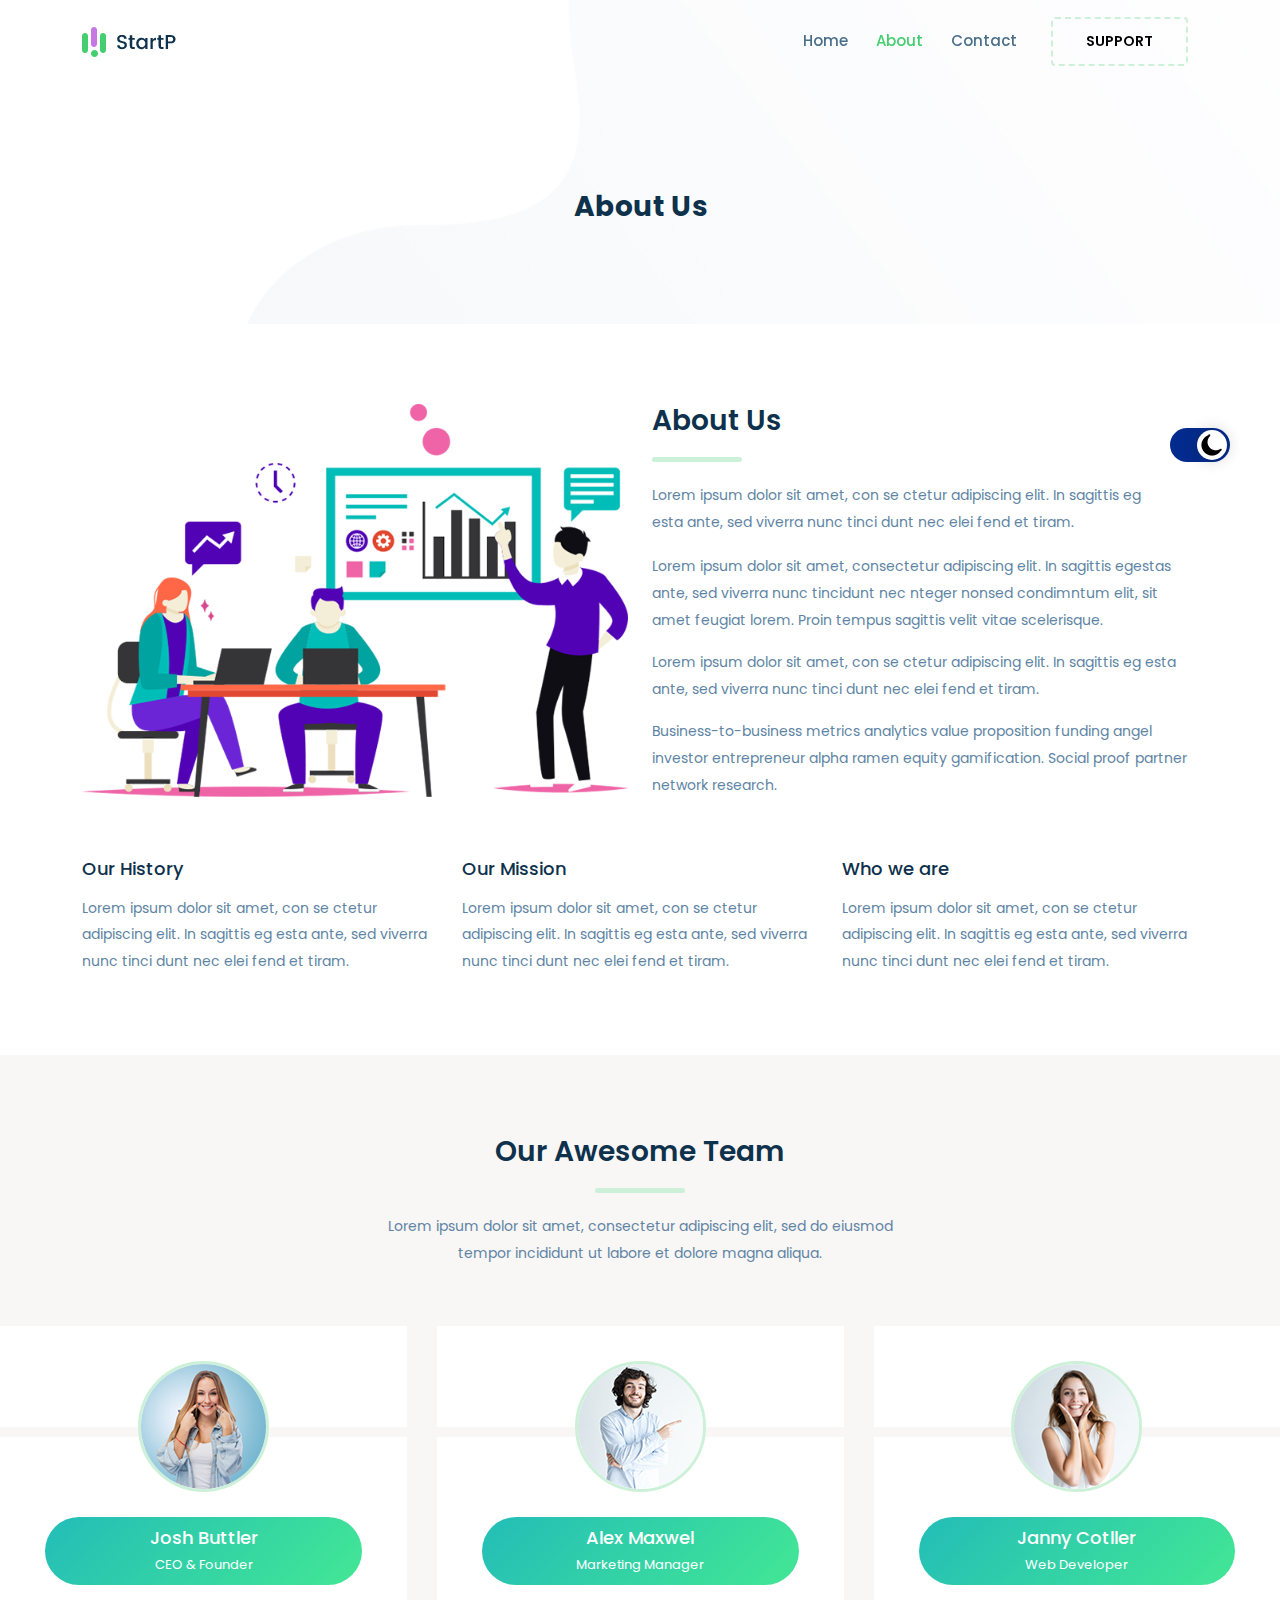
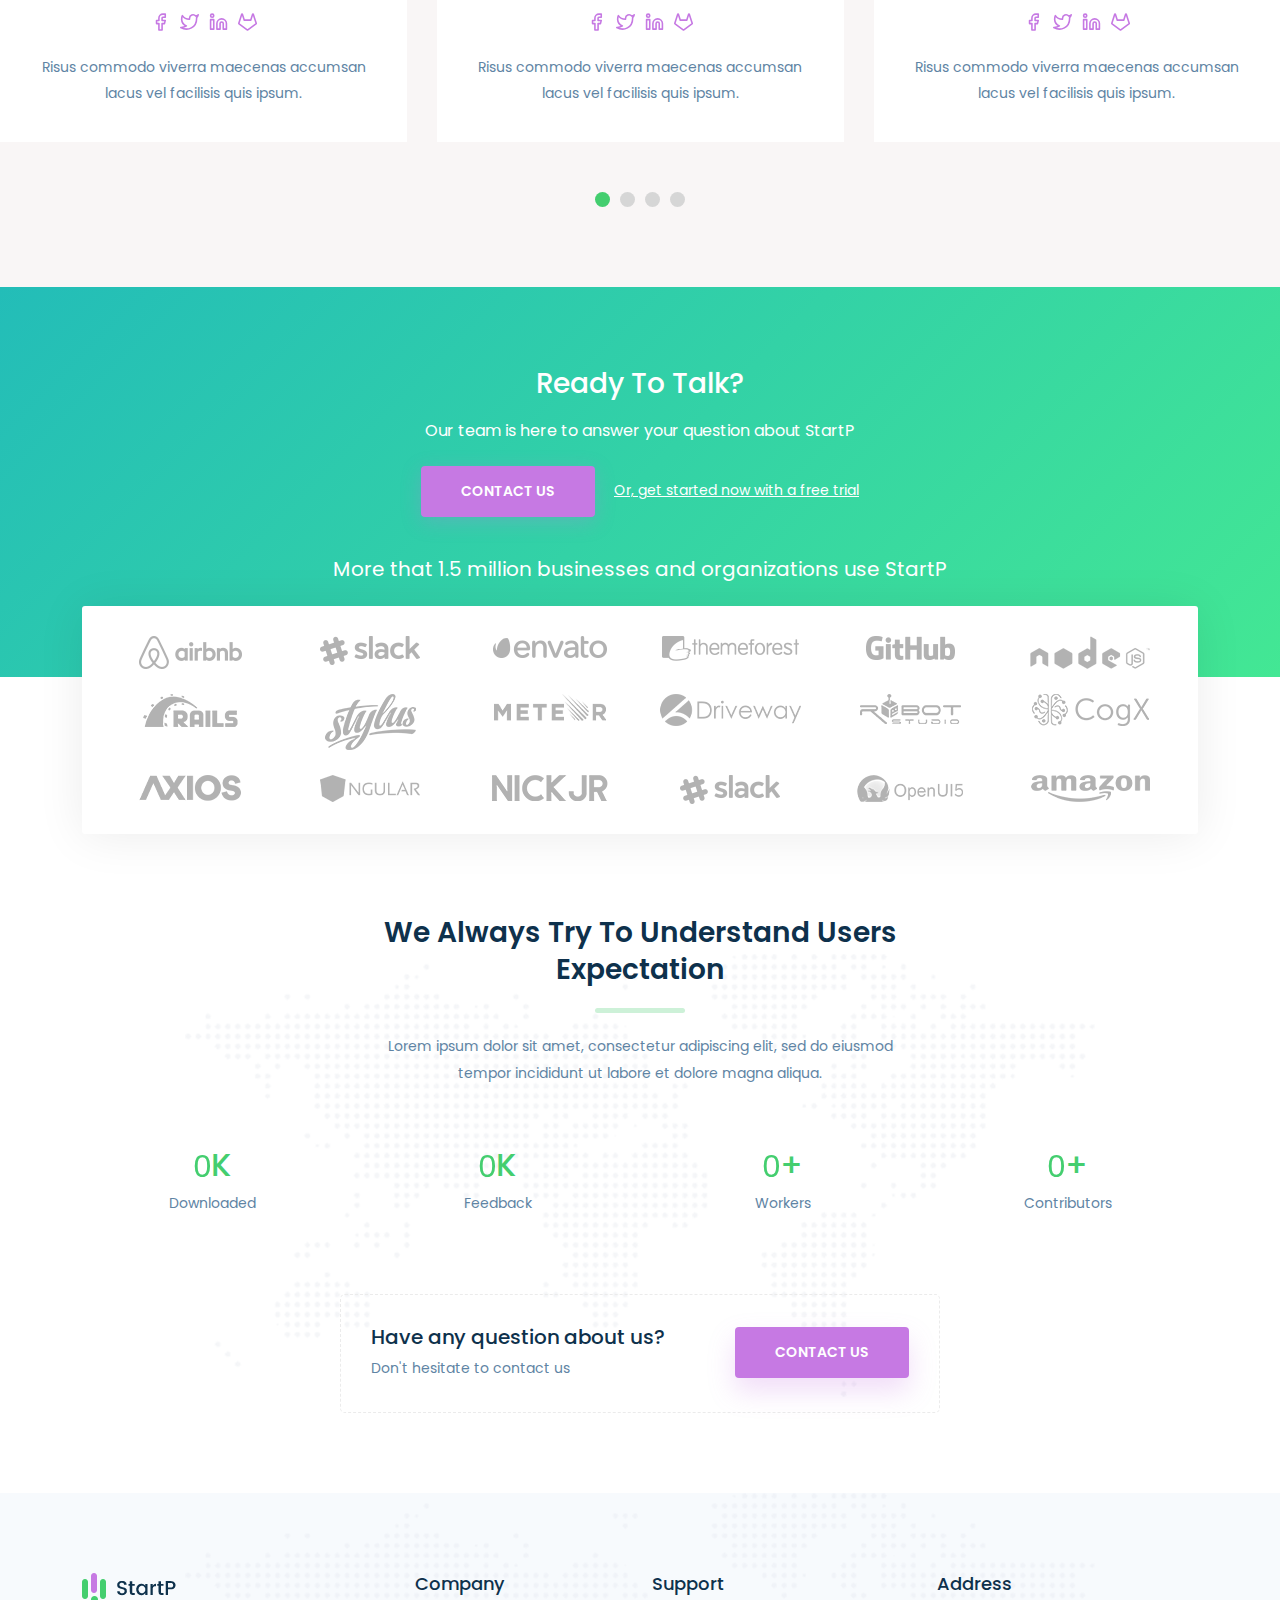
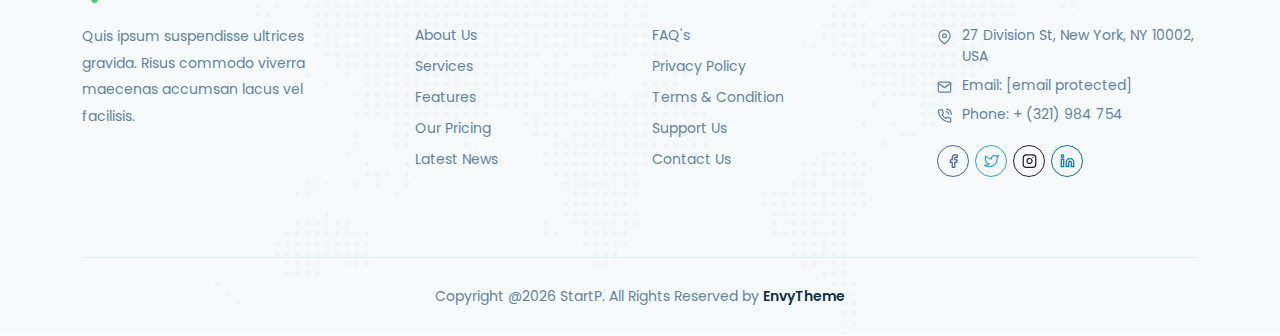
<file: about.html>
<!doctype html>
<html lang="zxx" class="theme-light">
	
<head>
		<!-- Required meta tags -->
		<meta charset="utf-8">
		<meta name="viewport" content="width=device-width, initial-scale=1, shrink-to-fit=no">
        
        <!-- All CSS Link -->
		<link rel="stylesheet" href="assets/css/bootstrap.min.css">
        <link rel="stylesheet" href="assets/css/animate.min.css">
        <link rel="stylesheet" href="assets/css/meanmenu.css">
        <link rel="stylesheet" href="assets/css/boxicons.min.css">
		<link rel="stylesheet" href="assets/css/magnific-popup.min.css">
        <link rel="stylesheet" href="assets/css/owl.carousel.min.css">
		<link rel="stylesheet" href="assets/css/flaticon.css">
		<link rel="stylesheet" href="assets/css/odometer.min.css">
		<link rel="stylesheet" href="assets/css/slick.min.css">
		<link rel="stylesheet" href="assets/css/style.css">
		<link rel="stylesheet" href="assets/css/responsive.css">
		<link rel="stylesheet" href="assets/css/dark-color/dark-style.css">
		
		<title>StartP - IT Startup & Digital Services HTML Template</title>

		<link rel="icon" type="image/png" href="assets/img/favicon.png">
	</head>
	
	<body>


		<!-- Start Navbar Area -->
		<header id="header" class="headroom">
			<div class="startp-responsive-nav">
                <div class="container">
                    <div class="startp-responsive-menu">
                        <div class="logo black-logo">
                            <a href="index.html">
                                <img src="assets/img/logo.png" alt="logo">
                            </a>
                        </div>
						<div class="logo white-logo">
                            <a href="index.html">
                                <img src="assets/img/white-logo.png" alt="logo">
                            </a>
                        </div>
                    </div>
                </div>
            </div>

			<div class="startp-nav">
				<div class="container">
					<nav class="navbar navbar-expand-md navbar-light">
						<a class="navbar-brand black-logo" href="index.html"><img src="assets/img/logo.png" alt="logo"></a>
						<a class="navbar-brand white-logo" href="index.html"><img src="assets/img/white-logo.png" alt="logo"></a>

						<div class="collapse navbar-collapse mean-menu" id="navbarSupportedContent">
							<ul class="navbar-nav nav ml-auto">
								<li class="nav-item"><a href="index.html" class="nav-link">Home</i></a>
								</li>

								<li class="nav-item"><a href="about.html" class="nav-link active">About</i></a>
								</li>
								
								<li class="nav-item"><a href="contact.html" class="nav-link">Contact</a></li>
							</ul>
						</div>

						<div class="others-option">
							<a href="contact.html" class="btn btn-light">Support</a>
						</div>
					</nav>
				</div> 
			</div>

			<div class="others-option-for-responsive">
                <div class="container">
                    <div class="dot-menu">
                        <div class="inner">
                            <div class="circle circle-one"></div>
                            <div class="circle circle-two"></div>
                            <div class="circle circle-three"></div>
                        </div>
                    </div>
                    
                    <div class="container">
                        <div class="option-inner">
                            <div class="others-option">
								<a href="contact.html" class="btn btn-light">Support</a>
							</div>
                        </div>
                    </div>
                </div>
            </div>
		</header>
        <!-- End Navbar Area -->

        <!-- Start Page Title -->
        <div class="page-title-area">
            <div class="d-table">
                <div class="d-table-cell">
                    <div class="container">
                        <h2>About Us</h2>
                    </div>
                </div>
			</div>
			
        </div>
		<!-- End Page Title -->

		<!-- Start About Area -->
		<div class="about-area ptb-80">
			<div class="container">
				<div class="row">
					<div class="col-lg-6 col-md-12">
						<div class="about-image">
							<img src="assets/img/1.png" alt="image">
						</div>
					</div>

					<div class="col-lg-6 col-md-12">
						<div class="about-content">
							<div class="section-title">
								<h2>About Us</h2>
								<div class="bar"></div>
								<p>Lorem ipsum dolor sit amet, con se ctetur adipiscing elit. In sagittis eg esta ante, sed viverra nunc tinci dunt nec elei fend et tiram.</p>
							</div>

							<p>Lorem ipsum dolor sit amet, consectetur adipiscing elit. In sagittis egestas ante, sed viverra nunc tincidunt nec nteger nonsed condimntum elit, sit amet feugiat lorem. Proin tempus sagittis velit vitae scelerisque.</p>

							<p>Lorem ipsum dolor sit amet, con se ctetur adipiscing elit. In sagittis eg esta ante, sed viverra nunc tinci dunt nec elei fend et tiram.</p>

							<p>Business-to-business metrics analytics value proposition funding angel investor entrepreneur alpha ramen equity gamification. Social proof partner network research.</p>
						</div>
					</div>
				</div>

				<div class="about-inner-area">
					<div class="row">
						<div class="col-lg-4 col-md-6 col-sm-6">
							<div class="about-text">
								<h3>Our History</h3>
								<p>Lorem ipsum dolor sit amet, con se ctetur adipiscing elit. In sagittis eg esta ante, sed viverra nunc tinci dunt nec elei fend et tiram.</p>
							</div>
						</div>

						<div class="col-lg-4 col-md-6 col-sm-6">
							<div class="about-text">
								<h3>Our Mission</h3>
								<p>Lorem ipsum dolor sit amet, con se ctetur adipiscing elit. In sagittis eg esta ante, sed viverra nunc tinci dunt nec elei fend et tiram.</p>
							</div>
						</div>

						<div class="col-lg-4 col-md-6 col-sm-6 offset-lg-0 offset-md-3 offset-sm-3">
							<div class="about-text">
								<h3>Who we are</h3>
								<p>Lorem ipsum dolor sit amet, con se ctetur adipiscing elit. In sagittis eg esta ante, sed viverra nunc tinci dunt nec elei fend et tiram.</p>
							</div>
						</div>
					</div>
				</div>
			</div>
		</div>
		<!-- End About Area -->

		<!-- Start Team Area -->
		<div class="team-area ptb-80 bg-f9f6f6">
			<div class="container">
				<div class="section-title">
					<h2>Our Awesome Team</h2>
					<div class="bar"></div>
					<p>Lorem ipsum dolor sit amet, consectetur adipiscing elit, sed do eiusmod tempor incididunt ut labore et dolore magna aliqua.</p>
				</div>
			</div>

			<div class="team-slides owl-carousel owl-theme">
				<div class="single-team">
					<div class="team-image">
						<img src="assets/img/team-image/1.jpg" alt="image">
					</div>

					<div class="team-content">
						<div class="team-info">
							<h3>Josh Buttler</h3>
							<span>CEO & Founder</span>
						</div>

						<ul>
							<li><a href="#" target="_blank"><i data-feather="facebook"></i></a></li>
							<li><a href="#" target="_blank"><i data-feather="twitter"></i></a></li>
							<li><a href="#" target="_blank"><i data-feather="linkedin"></i></a></li>
							<li><a href="#" target="_blank"><i data-feather="gitlab"></i></a></li>
						</ul>

						<p>Risus commodo viverra maecenas accumsan lacus vel facilisis quis ipsum. </p>
					</div>
				</div>

				<div class="single-team">
					<div class="team-image">
						<img src="assets/img/team-image/2.jpg" alt="image">
					</div>

					<div class="team-content">
						<div class="team-info">
							<h3>Alex Maxwel</h3>
							<span>Marketing Manager</span>
						</div>

						<ul>
							<li><a href="#" target="_blank"><i data-feather="facebook"></i></a></li>
							<li><a href="#" target="_blank"><i data-feather="twitter"></i></a></li>
							<li><a href="#" target="_blank"><i data-feather="linkedin"></i></a></li>
							<li><a href="#" target="_blank"><i data-feather="gitlab"></i></a></li>
						</ul>

						<p>Risus commodo viverra maecenas accumsan lacus vel facilisis quis ipsum. </p>
					</div>
				</div>
			
				<div class="single-team">
					<div class="team-image">
						<img src="assets/img/team-image/3.jpg" alt="image">
					</div>

					<div class="team-content">
						<div class="team-info">
							<h3>Janny Cotller</h3>
							<span>Web Developer</span>
						</div>

						<ul>
							<li><a href="#" target="_blank"><i data-feather="facebook"></i></a></li>
							<li><a href="#" target="_blank"><i data-feather="twitter"></i></a></li>
							<li><a href="#" target="_blank"><i data-feather="linkedin"></i></a></li>
							<li><a href="#" target="_blank"><i data-feather="gitlab"></i></a></li>
						</ul>

						<p>Risus commodo viverra maecenas accumsan lacus vel facilisis quis ipsum. </p>
					</div>
				</div>

				<div class="single-team">
					<div class="team-image">
						<img src="assets/img/team-image/4.jpg" alt="image">
					</div>

					<div class="team-content">
						<div class="team-info">
							<h3>Jason Statham</h3>
							<span>UX/UI Designer</span>
						</div>

						<ul>
							<li><a href="#" target="_blank"><i data-feather="facebook"></i></a></li>
							<li><a href="#" target="_blank"><i data-feather="twitter"></i></a></li>
							<li><a href="#" target="_blank"><i data-feather="linkedin"></i></a></li>
							<li><a href="#" target="_blank"><i data-feather="gitlab"></i></a></li>
						</ul>

						<p>Risus commodo viverra maecenas accumsan lacus vel facilisis quis ipsum. </p>
					</div>
				</div>

				<div class="single-team">
					<div class="team-image">
						<img src="assets/img/team-image/5.jpg" alt="image">
					</div>

					<div class="team-content">
						<div class="team-info">
							<h3>Corey Anderson</h3>
							<span>Project Manager</span>
						</div>

						<ul>
							<li><a href="#" target="_blank"><i data-feather="facebook"></i></a></li>
							<li><a href="#" target="_blank"><i data-feather="twitter"></i></a></li>
							<li><a href="#" target="_blank"><i data-feather="linkedin"></i></a></li>
							<li><a href="#" target="_blank"><i data-feather="gitlab"></i></a></li>
						</ul>

						<p>Risus commodo viverra maecenas accumsan lacus vel facilisis quis ipsum. </p>
					</div>
				</div>

				<div class="single-team">
					<div class="team-image">
						<img src="assets/img/team-image/1.jpg" alt="image">
					</div>

					<div class="team-content">
						<div class="team-info">
							<h3>Josh Buttler</h3>
							<span>CEO & Founder</span>
						</div>

						<ul>
							<li><a href="#" target="_blank"><i data-feather="facebook"></i></a></li>
							<li><a href="#" target="_blank"><i data-feather="twitter"></i></a></li>
							<li><a href="#" target="_blank"><i data-feather="linkedin"></i></a></li>
							<li><a href="#" target="_blank"><i data-feather="gitlab"></i></a></li>
						</ul>

						<p>Risus commodo viverra maecenas accumsan lacus vel facilisis quis ipsum. </p>
					</div>
				</div>

				<div class="single-team">
					<div class="team-image">
						<img src="assets/img/team-image/2.jpg" alt="image">
					</div>

					<div class="team-content">
						<div class="team-info">
							<h3>Alex Maxwel</h3>
							<span>Marketing Manager</span>
						</div>

						<ul>
							<li><a href="#" target="_blank"><i data-feather="facebook"></i></a></li>
							<li><a href="#" target="_blank"><i data-feather="twitter"></i></a></li>
							<li><a href="#" target="_blank"><i data-feather="linkedin"></i></a></li>
							<li><a href="#" target="_blank"><i data-feather="gitlab"></i></a></li>
						</ul>

						<p>Risus commodo viverra maecenas accumsan lacus vel facilisis quis ipsum. </p>
					</div>
				</div>

				<div class="single-team">
					<div class="team-image">
						<img src="assets/img/team-image/3.jpg" alt="image">
					</div>

					<div class="team-content">
						<div class="team-info">
							<h3>Janny Cotller</h3>
							<span>Web Developer</span>
						</div>

						<ul>
							<li><a href="#" target="_blank"><i data-feather="facebook"></i></a></li>
							<li><a href="#" target="_blank"><i data-feather="twitter"></i></a></li>
							<li><a href="#" target="_blank"><i data-feather="linkedin"></i></a></li>
							<li><a href="#" target="_blank"><i data-feather="gitlab"></i></a></li>
						</ul>

						<p>Risus commodo viverra maecenas accumsan lacus vel facilisis quis ipsum. </p>
					</div>
				</div>

				<div class="single-team">
					<div class="team-image">
						<img src="assets/img/team-image/4.jpg" alt="image">
					</div>

					<div class="team-content">
						<div class="team-info">
							<h3>Jason Statham</h3>
							<span>UX/UI Designer</span>
						</div>

						<ul>
							<li><a href="#" target="_blank"><i data-feather="facebook"></i></a></li>
							<li><a href="#" target="_blank"><i data-feather="twitter"></i></a></li>
							<li><a href="#" target="_blank"><i data-feather="linkedin"></i></a></li>
							<li><a href="#" target="_blank"><i data-feather="gitlab"></i></a></li>
						</ul>

						<p>Risus commodo viverra maecenas accumsan lacus vel facilisis quis ipsum. </p>
					</div>
				</div>

				<div class="single-team">
					<div class="team-image">
						<img src="assets/img/team-image/5.jpg" alt="image">
					</div>

					<div class="team-content">
						<div class="team-info">
							<h3>Corey Anderson</h3>
							<span>Project Manager</span>
						</div>

						<ul>
							<li><a href="#" target="_blank"><i data-feather="facebook"></i></a></li>
							<li><a href="#" target="_blank"><i data-feather="twitter"></i></a></li>
							<li><a href="#" target="_blank"><i data-feather="linkedin"></i></a></li>
							<li><a href="#" target="_blank"><i data-feather="gitlab"></i></a></li>
						</ul>

						<p>Risus commodo viverra maecenas accumsan lacus vel facilisis quis ipsum. </p>
					</div>
				</div>
			</div>
		</div>
		<!-- End Team Area -->

		<!-- Start Ready To Talk Area -->
		<div class="ready-to-talk">
			<div class="container">
				<h3>Ready to talk?</h3>
				<p>Our team is here to answer your question about StartP</p>
				<a href="contact.html" class="btn btn-primary">Contact Us</a>
				<span><a href="contact.html">Or, get started now with a free trial</a></span>
			</div>
		</div>
		<!-- End Ready To Talk Area -->

		<!-- Start Partner Area -->
		<div class="partner-area partner-section">
			<div class="container">
				<h5>More that 1.5 million businesses and organizations use StartP</h5>

				<div class="partner-inner">
					<div class="row">
						<div class="col-lg-2 col-md-3 col-6 col-sm-4">
							<a href="#">
								<img src="assets/img/partner-img/partner-1.png" alt="partner">
								<img src="assets/img/partner-img/partner-hover1.png" alt="partner">
							</a>
						</div>

						<div class="col-lg-2 col-md-3 col-6 col-sm-4">
							<a href="#">
								<img src="assets/img/partner-img/partner-2.png" alt="partner">
								<img src="assets/img/partner-img/partner-hover2.png" alt="partner">
							</a>
						</div>

						<div class="col-lg-2 col-md-3 col-6 col-sm-4">
							<a href="#">
								<img src="assets/img/partner-img/partner-3.png" alt="partner">
								<img src="assets/img/partner-img/partner-hover3.png" alt="partner">
							</a>
						</div>

						<div class="col-lg-2 col-md-3 col-6 col-sm-4">
							<a href="#">
								<img src="assets/img/partner-img/partner-4.png" alt="partner">
								<img src="assets/img/partner-img/partner-hover4.png" alt="partner">
							</a>
						</div>

						<div class="col-lg-2 col-md-3 col-6 col-sm-4">
							<a href="#">
								<img src="assets/img/partner-img/partner-5.png" alt="partner">
								<img src="assets/img/partner-img/partner-hover5.png" alt="partner">
							</a>
						</div>

						<div class="col-lg-2 col-md-3 col-6 col-sm-4">
							<a href="#">
								<img src="assets/img/partner-img/partner-6.png" alt="partner">
								<img src="assets/img/partner-img/partner-hover6.png" alt="partner">
							</a>
						</div>

						<div class="col-lg-2 col-md-3 col-6 col-sm-4">
							<a href="#">
								<img src="assets/img/partner-img/partner-7.png" alt="partner">
								<img src="assets/img/partner-img/partner-hover7.png" alt="partner">
							</a>
						</div>

						<div class="col-lg-2 col-md-3 col-6 col-sm-4">
							<a href="#">
								<img src="assets/img/partner-img/partner-8.png" alt="partner">
								<img src="assets/img/partner-img/partner-hover8.png" alt="partner">
							</a>
						</div>

						<div class="col-lg-2 col-md-3 col-6 col-sm-4">
							<a href="#">
								<img src="assets/img/partner-img/partner-9.png" alt="partner">
								<img src="assets/img/partner-img/partner-hover9.png" alt="partner">
							</a>
						</div>

						<div class="col-lg-2 col-md-3 col-6 col-sm-4">
							<a href="#">
								<img src="assets/img/partner-img/partner-10.png" alt="partner">
								<img src="assets/img/partner-img/partner-hover10.png" alt="partner">
							</a>
						</div>

						<div class="col-lg-2 col-md-3 col-6 col-sm-4">
							<a href="#">
								<img src="assets/img/partner-img/partner-11.png" alt="partner">
								<img src="assets/img/partner-img/partner-hover11.png" alt="partner">
							</a>
						</div>

						<div class="col-lg-2 col-md-3 col-6 col-sm-4">
							<a href="#">
								<img src="assets/img/partner-img/partner-12.png" alt="partner">
								<img src="assets/img/partner-img/partner-hover12.png" alt="partner">
							</a>
						</div>

						<div class="col-lg-2 col-md-3 col-6 col-sm-4">
							<a href="#">
								<img src="assets/img/partner-img/partner-13.png" alt="partner">
								<img src="assets/img/partner-img/partner-hover13.png" alt="partner">
							</a>
						</div>

						<div class="col-lg-2 col-md-3 col-6 col-sm-4">
							<a href="#">
								<img src="assets/img/partner-img/partner-14.png" alt="partner">
								<img src="assets/img/partner-img/partner-hover14.png" alt="partner">
							</a>
						</div>

						<div class="col-lg-2 col-md-3 col-6 col-sm-4">
							<a href="#">
								<img src="assets/img/partner-img/partner-15.png" alt="partner">
								<img src="assets/img/partner-img/partner-hover15.png" alt="partner">
							</a>
						</div>

						<div class="col-lg-2 col-md-3 col-6 col-sm-4">
							<a href="#">
								<img src="assets/img/partner-img/partner-16.png" alt="partner">
								<img src="assets/img/partner-img/partner-hover16.png" alt="partner">
							</a>
						</div>

						<div class="col-lg-2 col-md-3 col-6 col-sm-4">
							<a href="#">
								<img src="assets/img/partner-img/partner-17.png" alt="partner">
								<img src="assets/img/partner-img/partner-hover17.png" alt="partner">
							</a>
						</div>

						<div class="col-lg-2 col-md-3 col-6 col-sm-4">
							<a href="#">
								<img src="assets/img/partner-img/partner-18.png" alt="partner">
								<img src="assets/img/partner-img/partner-hover18.png" alt="partner">
							</a>
						</div>
					</div>
				</div>
			</div>
		</div>
		<!-- End Partner Area -->

		<!-- Start Fun Facts Area -->
		<div class="funfacts-area ptb-80">
			<div class="container">
				<div class="section-title">
					<h2>We always try to understand users expectation</h2>
					<div class="bar"></div>
					<p>Lorem ipsum dolor sit amet, consectetur adipiscing elit, sed do eiusmod tempor incididunt ut labore et dolore magna aliqua.</p>
				</div>

				<div class="row">
					<div class="col-lg-3 col-md-3 col-6 col-sm-3">
						<div class="funfact">
							<h3><span class="odometer" data-count="180">00</span>K</h3>
							<p>Downloaded</p>
						</div>
					</div>

					<div class="col-lg-3 col-md-3 col-6 col-sm-3">
						<div class="funfact">
							<h3><span class="odometer" data-count="20">00</span>K</h3>
							<p>Feedback</p>
						</div>
					</div>

					<div class="col-lg-3 col-md-3 col-6 col-sm-3">
						<div class="funfact">
							<h3><span class="odometer" data-count="500">00</span>+</h3>
							<p>Workers</p>
						</div>
					</div>

					<div class="col-lg-3 col-md-3 col-6 col-sm-3">
						<div class="funfact">
							<h3><span class="odometer" data-count="70">00</span>+</h3>
							<p>Contributors</p>
						</div>
					</div>
				</div>

				<div class="contact-cta-box">
					<h3>Have any question about us?</h3>
					<p>Don't hesitate to contact us</p>
					<a href="contact.html" class="btn btn-primary">Contact Us</a>
				</div>

				<div class="map-bg">
					<img src="assets/img/map.png" alt="map">
				</div>
			</div>
		</div>
		<!-- End Fun Facts Area -->

		<!-- Start Footer Area -->
		<footer class="footer-area bg-f7fafd">
			<div class="container">
				<div class="row">
					<div class="col-lg-3 col-md-6 col-sm-6">
						<div class="single-footer-widget">
							<div class="logo black-logo">
								<a href="index.html"><img src="assets/img/logo.png" alt="logo"></a>
							</div>
							<div class="logo white-logo">
								<a href="index.html"><img src="assets/img/white-logo.png" alt="logo"></a>
							</div>
							<p>Quis ipsum suspendisse ultrices gravida. Risus commodo viverra maecenas accumsan lacus vel facilisis.</p>
						</div>
					</div>

					<div class="col-lg-3 col-md-6 col-sm-6">
						<div class="single-footer-widget pl-5">
							<h3>Company</h3>
							<ul class="list">
								<li><a href="about-1.html">About Us</a></li>
								<li><a href="services-1.html">Services</a></li>
								<li><a href="features.html">Features</a></li>
								<li><a href="pricing.html">Our Pricing</a></li>
								<li><a href="blog-1.html">Latest News</a></li>
							</ul>
						</div>
					</div>

					<div class="col-lg-3 col-md-6 col-sm-6">
						<div class="single-footer-widget">
							<h3>Support</h3>
							<ul class="list">
								<li><a href="faq.html">FAQ's</a></li>
								<li><a href="privacy-policy.html">Privacy Policy</a></li>
								<li><a href="terms-conditions.html">Terms & Condition</a></li>
								<li><a href="contact.html">Support Us</a></li>
								<li><a href="contact.html">Contact Us</a></li>
							</ul>
						</div>
					</div>

					<div class="col-lg-3 col-md-6 col-sm-6">
						<div class="single-footer-widget">
							<h3>Address</h3>
							
							<ul class="footer-contact-info">
								<li><i data-feather="map-pin"></i> 27 Division St, New York, NY 10002, USA</li>
								<li><i data-feather="mail"></i> Email: <a href="https://templates.envytheme.com/cdn-cgi/l/email-protection#acc4c9c0c0c3ecdfd8cdded8dc82cfc3c1"><span class="__cf_email__" data-cfemail="7c14191010133c0f081d0e080c521f1311">[email&#160;protected]</span></a></li>
								<li><i data-feather="phone-call"></i> Phone: <a href="tel:+ (321) 984 754">+ (321) 984 754</a></li>
							</ul>
							<ul class="social-links">
								<li><a href="#" class="facebook" target="_blank"><i data-feather="facebook"></i></a></li>
								<li><a href="#" class="twitter" target="_blank"><i data-feather="twitter"></i></a></li>
								<li><a href="#" class="instagram" target="_blank"><i data-feather="instagram"></i></a></li>
								<li><a href="#" class="linkedin" target="_blank"><i data-feather="linkedin"></i></a></li>
							</ul>
						</div>
					</div>

					<div class="col-lg-12 col-md-12">
						<div class="copyright-area">
							<p>Copyright @<script data-cfasync="false" src="https://templates.envytheme.com/cdn-cgi/scripts/5c5dd728/cloudflare-static/email-decode.min.js"></script><script>document.write(new Date().getFullYear())</script> StartP. All Rights Reserved by <a href="https://envytheme.com/" target="_blank">EnvyTheme</a></p>
						</div>
					</div>
				</div>
			</div>

			<img src="assets/img/map.png" class="map" alt="map">
		</footer>
		<!-- End Footer Area -->

		<div class="go-top"><i data-feather="arrow-up"></i></div>

		<!-- Dark/Light Toggle -->
		<div class="dark-version">
            <label id="switch" class="switch">
                <input type="checkbox" onchange="toggleTheme()" id="slider">
                <span class="slider round"></span>
            </label>
        </div>
		
		<!-- All JS Link -->
		<script src="assets/js/jquery.min.js"></script>
		<script src="assets/js/bootstrap.bundle.min.js"></script>
		<script src="assets/js/meanmenu.min.js"></script>
		<script src="assets/js/wow.min.js"></script>
		<script src="assets/js/magnific-popup.min.js"></script>
		<script src="assets/js/appear.min.js"></script>
		<script src="assets/js/odometer.min.js"></script>
        <script src="assets/js/slick.min.js"></script>
        <script src="assets/js/imagesloaded.pkgd.min.js"></script>
        <script src="assets/js/isotope.pkgd.min.js"></script>
        <script src="assets/js/owl.carousel.min.js"></script>
		<script src="assets/js/feather.min.js"></script>
        <script src="assets/js/form-validator.min.js"></script>
        <script src="assets/js/contact-form-script.js"></script>
		<script src="assets/js/main.js"></script>
	</body>

</html>
</file>
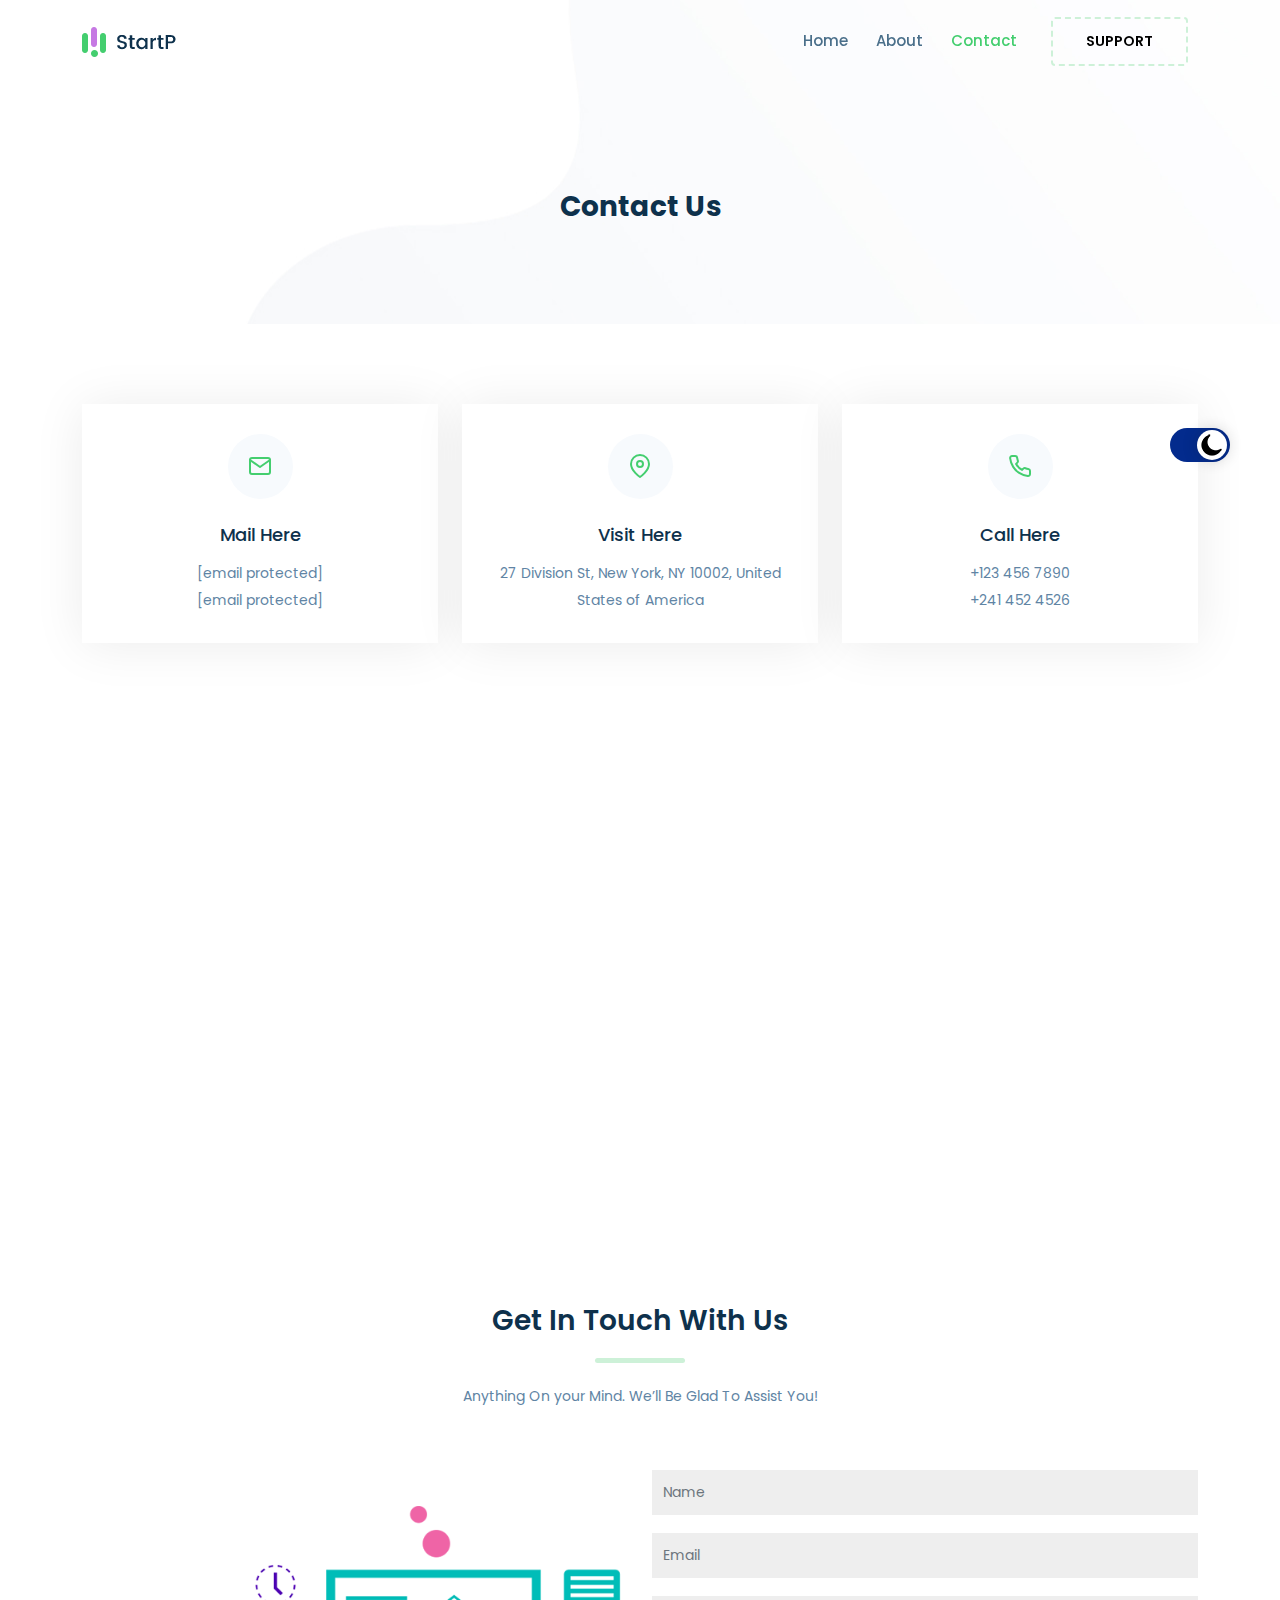
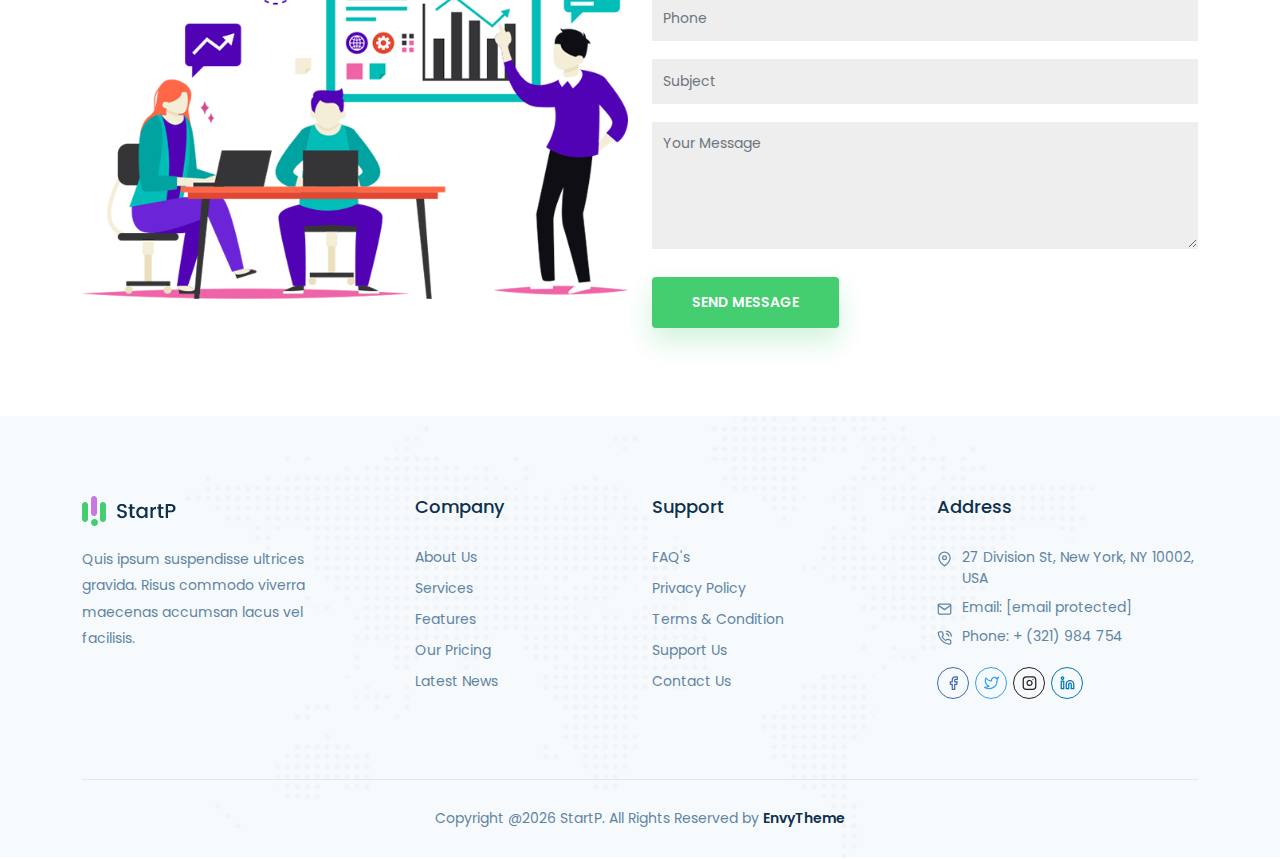
<file: contact.html>
<!doctype html>
<html lang="zxx" class="theme-light">
	
<head>
		<!-- Required meta tags -->
		<meta charset="utf-8">
		<meta name="viewport" content="width=device-width, initial-scale=1, shrink-to-fit=no">
        
        <!-- All CSS Link -->
		<link rel="stylesheet" href="assets/css/bootstrap.min.css">
        <link rel="stylesheet" href="assets/css/animate.min.css">
        <link rel="stylesheet" href="assets/css/meanmenu.css">
        <link rel="stylesheet" href="assets/css/boxicons.min.css">
		<link rel="stylesheet" href="assets/css/magnific-popup.min.css">
        <link rel="stylesheet" href="assets/css/owl.carousel.min.css">
		<link rel="stylesheet" href="assets/css/flaticon.css">
		<link rel="stylesheet" href="assets/css/odometer.min.css">
		<link rel="stylesheet" href="assets/css/slick.min.css">
		<link rel="stylesheet" href="assets/css/style.css">
		<link rel="stylesheet" href="assets/css/responsive.css">
		<link rel="stylesheet" href="assets/css/dark-color/dark-style.css">
		
		<title>StartP - IT Startup & Digital Services HTML Template</title>

		<link rel="icon" type="image/png" href="assets/img/favicon.png">
	</head>
	
	<body>


		<!-- Start Navbar Area -->
		<header id="header" class="headroom">
			<div class="startp-responsive-nav">
                <div class="container">
                    <div class="startp-responsive-menu">
                        <div class="logo black-logo">
                            <a href="index.html">
                                <img src="assets/img/logo.png" alt="logo">
                            </a>
                        </div>
						<div class="logo white-logo">
                            <a href="index.html">
                                <img src="assets/img/white-logo.png" alt="logo">
                            </a>
                        </div>
                    </div>
                </div>
            </div>

			<div class="startp-nav">
				<div class="container">
					<nav class="navbar navbar-expand-md navbar-light">
						<a class="navbar-brand black-logo" href="index.html"><img src="assets/img/logo.png" alt="logo"></a>
						<a class="navbar-brand white-logo" href="index.html"><img src="assets/img/white-logo.png" alt="logo"></a>

						<div class="collapse navbar-collapse mean-menu" id="navbarSupportedContent">
							<ul class="navbar-nav nav ml-auto">
								<li class="nav-item"><a href="index.html" class="nav-link">Home</i></a>
								</li>

								<li class="nav-item"><a href="about.html" class="nav-link">About</i></a>
								</li>
								
								<li class="nav-item"><a href="contact.html" class="nav-link active">Contact</a></li>
							</ul>
						</div>

						<div class="others-option">
							<a href="contact.html" class="btn btn-light">Support</a>
						</div>
					</nav>
				</div> 
			</div>

			<div class="others-option-for-responsive">
                <div class="container">
                    <div class="dot-menu">
                        <div class="inner">
                            <div class="circle circle-one"></div>
                            <div class="circle circle-two"></div>
                            <div class="circle circle-three"></div>
                        </div>
                    </div>
                    
                    <div class="container">
                        <div class="option-inner">
                            <div class="others-option">
								<a href="contact.html" class="btn btn-light">Support</a>
							</div>
                        </div>
                    </div>
                </div>
            </div>
		</header>
        <!-- End Navbar Area -->

        <!-- Start Page Title -->
        <div class="page-title-area">
            <div class="d-table">
                <div class="d-table-cell">
                    <div class="container">
                        <h2>Contact Us</h2>
                    </div>
                </div>
			</div>
			
        </div>
        <!-- End Page Title -->
        
        <!-- Start Contact Info Area -->
		<div class="contact-info-area ptb-80">
            <div class="container">
                <div class="row">
                    <div class="col-lg-4 col-md-6 col-sm-6">
                        <div class="contact-info-box">
                            <div class="icon">
                                <i data-feather="mail"></i>
                            </div>
                            <h3>Mail Here</h3>
                            <p><a href="#"><span class="__cf_email__" data-cfemail="79181d141017390a0d180b0d09571a1614">[email&#160;protected]</span></a></p>
                            <p><a href="#"><span class="__cf_email__" data-cfemail="5d34333b321d2e293c2f292d733e3230">[email&#160;protected]</span></a></p>
                        </div>
                    </div>

                    <div class="col-lg-4 col-md-6 col-sm-6">
                        <div class="contact-info-box">
                            <div class="icon">
                                <i data-feather="map-pin"></i>
                            </div>
                            <h3>Visit Here</h3>
                            <p>27 Division St, New York, NY 10002, United States of America</p>
                        </div>
                    </div>

                    <div class="col-lg-4 col-md-6 col-sm-6 offset-lg-0 offset-md-3 offset-sm-3">
                        <div class="contact-info-box">
                            <div class="icon">
                                <i data-feather="phone"></i>
                            </div>
                            <h3>Call Here</h3>
                            <p><a href="#">+123 456 7890</a></p>
                            <p><a href="#">+241 452 4526</a></p>
                        </div>
                    </div>
                </div>
            </div>
        </div>
        <!-- End Contact Info Area -->

        <!-- Map -->
        <div id="map">
			<iframe src="https://www.google.com/maps/embed?pb=!1m18!1m12!1m3!1d45326.805635336634!2d-74.2196370186449!3d41.213491375130594!2m3!1f0!2f0!3f0!3m2!1i1024!2i768!4f13.1!3m3!1m2!1s0x89c2dfa9c79e079f%3A0xfb7cbf231a6fe59e!2sDater%20Mountain%20Nature%20Park!5e0!3m2!1sen!2sbd!4v1615638499527!5m2!1sen!2sbd"></iframe>
		</div>
        
        <!-- Start Contact Area -->
        <div class="contact-area ptb-80">
            <div class="container">
                <div class="section-title">
                    <h2>Get In Touch With Us</h2>
                    <div class="bar"></div>
                    <p>Anything On your Mind. We’ll Be Glad To Assist You!</p>
                </div>

                <div class="row h-100 justify-content-center align-items-center">
                    <div class="col-lg-6 col-md-12">
                        <img src="assets/img/1.png" alt="image">
                    </div>

                    <div class="col-lg-6 col-md-12">
                        <form id="contactForm">
                            <div class="row">
                                <div class="col-lg-12 col-md-12">
                                    <div class="form-group">
                                        <input type="text" name="name" id="name" class="form-control" required data-error="Please enter your name" placeholder="Name">
                                        <div class="help-block with-errors"></div>
                                    </div>
                                </div>

                                <div class="col-lg-12 col-md-12">
                                    <div class="form-group">
										<input type="email" name="email" id="email" class="form-control" required data-error="Please enter your email" placeholder="Email">
                                        <div class="help-block with-errors"></div>
                                    </div>
                                </div>

                                <div class="col-lg-12 col-md-6">
                                    <div class="form-group">
                                        <input type="text" name="phone_number" id="phone_number" required data-error="Please enter your number" class="form-control" placeholder="Phone">
                                        <div class="help-block with-errors"></div>
                                    </div>
                                </div>

                                <div class="col-lg-12 col-md-6">
                                    <div class="form-group">
										<input type="text" name="msg_subject" id="msg_subject" class="form-control" required data-error="Please enter your subject" placeholder="Subject">
                                        <div class="help-block with-errors"></div>
                                    </div>
                                </div>

                                <div class="col-lg-12 col-md-12">
                                    <div class="form-group">
                                        <textarea name="message" class="form-control" id="message" cols="30" rows="5" required data-error="Write your message" placeholder="Your Message"></textarea>
                                        <div class="help-block with-errors"></div>
                                    </div>
                                </div>

                                <div class="col-lg-12 col-md-12">
                                    <button type="submit" class="btn btn-primary">Send Message</button>
                                    <div id="msgSubmit" class="h3 text-center hidden"></div>
                                    <div class="clearfix"></div>
                                </div>
                            </div>
                        </form>
                    </div>
                </div>
            </div>
        </div>
        <!-- End Contact Area -->

		<!-- Start Footer Area -->
		<footer class="footer-area bg-f7fafd">
			<div class="container">
				<div class="row">
					<div class="col-lg-3 col-md-6 col-sm-6">
						<div class="single-footer-widget">
							<div class="logo black-logo">
								<a href="index.html"><img src="assets/img/logo.png" alt="logo"></a>
							</div>
							<div class="logo white-logo">
								<a href="index.html"><img src="assets/img/white-logo.png" alt="logo"></a>
							</div>
							<p>Quis ipsum suspendisse ultrices gravida. Risus commodo viverra maecenas accumsan lacus vel facilisis.</p>
						</div>
					</div>

					<div class="col-lg-3 col-md-6 col-sm-6">
						<div class="single-footer-widget pl-5">
							<h3>Company</h3>
							<ul class="list">
								<li><a href="about-1.html">About Us</a></li>
								<li><a href="services-1.html">Services</a></li>
								<li><a href="features.html">Features</a></li>
								<li><a href="pricing.html">Our Pricing</a></li>
								<li><a href="blog-1.html">Latest News</a></li>
							</ul>
						</div>
					</div>

					<div class="col-lg-3 col-md-6 col-sm-6">
						<div class="single-footer-widget">
							<h3>Support</h3>
							<ul class="list">
								<li><a href="faq.html">FAQ's</a></li>
								<li><a href="privacy-policy.html">Privacy Policy</a></li>
								<li><a href="terms-conditions.html">Terms & Condition</a></li>
								<li><a href="contact.html">Support Us</a></li>
								<li><a href="contact.html">Contact Us</a></li>
							</ul>
						</div>
					</div>

					<div class="col-lg-3 col-md-6 col-sm-6">
						<div class="single-footer-widget">
							<h3>Address</h3>
							
							<ul class="footer-contact-info">
								<li><i data-feather="map-pin"></i> 27 Division St, New York, NY 10002, USA</li>
								<li><i data-feather="mail"></i> Email: <a href="https://templates.envytheme.com/cdn-cgi/l/email-protection#c7afa2ababa887b4b3a6b5b3b7e9a4a8aa"><span class="__cf_email__" data-cfemail="3058555c5c5f704344514244401e535f5d">[email&#160;protected]</span></a></li>
								<li><i data-feather="phone-call"></i> Phone: <a href="tel:+ (321) 984 754">+ (321) 984 754</a></li>
							</ul>
							<ul class="social-links">
								<li><a href="#" class="facebook" target="_blank"><i data-feather="facebook"></i></a></li>
								<li><a href="#" class="twitter" target="_blank"><i data-feather="twitter"></i></a></li>
								<li><a href="#" class="instagram" target="_blank"><i data-feather="instagram"></i></a></li>
								<li><a href="#" class="linkedin" target="_blank"><i data-feather="linkedin"></i></a></li>
							</ul>
						</div>
					</div>

					<div class="col-lg-12 col-md-12">
						<div class="copyright-area">
							<p>Copyright @<script data-cfasync="false" src="https://templates.envytheme.com/cdn-cgi/scripts/5c5dd728/cloudflare-static/email-decode.min.js"></script><script>document.write(new Date().getFullYear())</script> StartP. All Rights Reserved by <a href="https://envytheme.com/" target="_blank">EnvyTheme</a></p>
						</div>
					</div>
				</div>
			</div>

			<img src="assets/img/map.png" class="map" alt="map">
		</footer>
		<!-- End Footer Area -->

		<div class="go-top"><i data-feather="arrow-up"></i></div>

		<!-- Dark/Light Toggle -->
		<div class="dark-version">
            <label id="switch" class="switch">
                <input type="checkbox" onchange="toggleTheme()" id="slider">
                <span class="slider round"></span>
            </label>
        </div>

		<!-- All JS Link -->
		<script src="assets/js/jquery.min.js"></script>
		<script src="assets/js/bootstrap.bundle.min.js"></script>
		<script src="assets/js/meanmenu.min.js"></script>
		<script src="assets/js/wow.min.js"></script>
		<script src="assets/js/magnific-popup.min.js"></script>
		<script src="assets/js/appear.min.js"></script>
		<script src="assets/js/odometer.min.js"></script>
        <script src="assets/js/slick.min.js"></script>
        <script src="assets/js/imagesloaded.pkgd.min.js"></script>
        <script src="assets/js/isotope.pkgd.min.js"></script>
        <script src="assets/js/owl.carousel.min.js"></script>
		<script src="assets/js/feather.min.js"></script>
        <script src="assets/js/form-validator.min.js"></script>
        <script src="assets/js/contact-form-script.js"></script>
		<script src="assets/js/main.js"></script>
	</body>

</html>
</file>
<file: assets/css/flaticon.css>
/*
  	Flaticon icon font: Flaticon
  	Creation date: 19/06/2019 06:23
  	*/

@font-face {
    font-family: "Flaticon";
    src: url("../fonts/Flaticon.eot");
    src: url("../fonts/Flaticond41d.eot?#iefix") format("embedded-opentype"),
    url("../fonts/Flaticon.woff2") format("woff2"),
    url("../fonts/Flaticon.woff") format("woff"),
    url("../fonts/Flaticon.ttf") format("truetype"),
    url("../fonts/Flaticon.svg#Flaticon") format("svg");
    font-weight: normal;
    font-style: normal;
}

@media screen and (-webkit-min-device-pixel-ratio:0) {
    @font-face {
        font-family: "Flaticon";
        src: url("../fonts/Flaticon.svg#Flaticon") format("svg");
    }
}

[class^="flaticon-"]:before, [class*=" flaticon-"]:before,
[class^="flaticon-"]:after, [class*=" flaticon-"]:after {   
    font-family: Flaticon;
    font-size: 20px;
    font-style: normal;
}

.flaticon-cloud:before { content: "\f100"; }
.flaticon-data:before { content: "\f101"; }
.flaticon-vps:before { content: "\f102"; }
.flaticon-shield:before { content: "\f103"; }
.flaticon-team:before { content: "\f104"; }
.flaticon-rocket:before { content: "\f105"; }
.flaticon-diamond:before { content: "\f106"; }
.flaticon-money:before { content: "\f107"; }
.flaticon-data-1:before { content: "\f108"; }
.flaticon-dashboard:before { content: "\f109"; }
.flaticon-support:before { content: "\f10a"; }
.flaticon-star:before { content: "\f10b"; }
.flaticon-star-1:before { content: "\f10c"; }
.flaticon-star-2:before { content: "\f10d"; }
.flaticon-plus:before { content: "\f10e"; }
.flaticon-line:before { content: "\f10f"; }
.flaticon-monitor:before { content: "\f110"; }
.flaticon-idea:before { content: "\f111"; }
.flaticon-layout:before { content: "\f112"; }
.flaticon-hard-disk:before { content: "\f113"; }
.flaticon-smartphone:before { content: "\f114"; }
.flaticon-reload:before { content: "\f115"; }
.flaticon-laptop:before { content: "\f116"; }
.flaticon-update-arrows:before { content: "\f117"; }
.flaticon-handshake:before { content: "\f118"; }
.flaticon-repair:before { content: "\f119"; }
.flaticon-delivery-truck:before { content: "\f11a"; }
.flaticon-left-quote:before { content: "\f11b"; }
.flaticon-software:before { content: "\f11c"; }
.flaticon-gear:before { content: "\f11d"; }
.flaticon-skyline:before { content: "\f11e"; }
.flaticon-car-insurance:before { content: "\f11f"; }
.flaticon-factory:before { content: "\f120"; }
.flaticon-chip:before { content: "\f121"; }
</file>
<file: assets/css/style.css>
/*
@File: StartP Template Styles

* This file contains the styling for the actual template, this
is the file you need to edit to change the look of the
template.

This files table contents are outlined below>>>>>

*******************************************
*******************************************

==== INDEX PAGE CSS

** - Default CSS
** - Preloader CSS
** - Navbar CSS
** - Main Banner CSS
** - Boxes CSS
** - About CSS
** - Why Choose Us CSS
** - Services CSS
** - Services Details CSS
** - Features CSS
** - Features Details CSS
** - Team CSS
** - Works CSS
** - Fun Facts CSS
** - Pricing CSS
** - Domain Search CSS
** - Feedback CSS
** - Ready To Talk CSS
** - Partner CSS
** - Blog CSS
** - Shop CSS
** - Shop Details CSS
** - Cart CSS
** - Checkout CSS
** - Page Title CSS
** - FAQ CSS
** - Pagination CSS
** - Blog Details CSS
** - Sidebar Widget CSS
** - Project Details CSS
** - Contact CSS
** - Coming Soon CSS
** - 404 Error CSS
** - CTA CSS
** - Repair Main Banner CSS
** - Repair Partner CSS
** - Repair About CSS
** - Repair Services CSS
** - Repair CTA CSS
** - Repair Team CSS
** - Repair Why Choose Us CSS
** - Repair Feedback CSS
** - IoT Main Banner CSS
** - IoT Partner CSS
** - Iot Services CSS
** - IoT CTA CSS
** - IoT Features CSS
** - IoT Team CSS
** - IoT Why Choose Us CSS
** - ML Main Banner CSS
** - ML Partner CSS
** - Our Solutions CSS
** - ML About CSS
** - ML Services CSS
** - ML Feedback CSS
** - Free Trial CSS
** - ML Projects CSS
** - Agency Main Banner CSS
** - Our Solutions CSS
** - Agency About CSS
** - Agency Services CSS
** - Testimonials CSS
** - Agency CTA CSS
** - Agency Portfolio Main Banner CSS
** - Our Latest Projects CSS
** - Agency Portfolio About CSS
** - Agency Portfolio Partner CSS
** - Creative Area CSS
** - Footer CSS
** - Go Top CSS
*/
/*================================================
Default CSS
=================================================*/
@import url("https://fonts.googleapis.com/css?family=Poppins:100,100i,200,200i,300,300i,400,400i,500,500i,600,600i,700,700i,800,800i,900,900i");
body {
  font-family: "Poppins", sans-serif;
  padding: 0;
  margin: 0;
  font-size: 14px;
}

.container {
  max-width: 1140px;
}

img {
  max-width: 100%;
}

a {
  color: #0e314c;
  display: inline-block;
  -webkit-transition: 0.5s;
  transition: 0.5s;
  text-decoration: none;
  outline: 0 !important;
}

a:hover, a:focus {
  color: #44ce6f;
  text-decoration: none;
}

.ml-auto {
  margin-left: auto !important;
}

.mr-auto {
  margin-right: auto !important;
}

.d-table {
  width: 100%;
  height: 100%;
}

.d-table-cell {
  vertical-align: middle;
}

p {
  color: #6084a4;
  line-height: 1.9;
}

p:last-child {
  margin-bottom: 0;
}

.h1, .h2, .h3, .h4, .h5, .h6, h1, h2, h3, h4, h5, h6 {
  color: #0e314c;
  font-weight: 500;
}

.pl-5, .px-5 {
  padding-left: 3rem !important;
}

:focus {
  outline: 0 !important;
}

.ptb-80 {
  padding-top: 80px;
  padding-bottom: 80px;
}

.bg-f7fafd {
  background-color: #f7fafd;
}

.bg-f9f6f6 {
  background-color: #f9f6f6;
}

.bg-f9fafb {
  background-color: #f9fafb;
}

.bg-0f054b {
  background-color: #0f054b;
}

.bg-eef6fd {
  background-color: #eef6fd;
}

/*owl carousel btn*/
.owl-theme .owl-nav {
  margin-top: 0;
}

.owl-theme .owl-nav.disabled + .owl-dots {
  margin-top: 20px;
  line-height: 0.01;
}

.owl-theme .owl-dots {
  margin-top: 20px;
  line-height: 0.01;
}

.owl-theme .owl-dots .owl-dot span {
  width: 15px;
  height: 15px;
  margin: 0 5px;
  background: #D6D6D6;
  -webkit-transition: .4s;
  transition: .4s;
  border-radius: 50%;
}

.owl-theme .owl-dots .owl-dot:hover span, .owl-theme .owl-dots .owl-dot.active span {
  background: #44ce6f;
}

/*btn btn-primary*/
.btn-primary {
  color: #ffffff;
  background-color: #44ce6f;
  -webkit-box-shadow: 0 13px 27px 0 rgba(68, 206, 111, 0.25);
          box-shadow: 0 13px 27px 0 rgba(68, 206, 111, 0.25);
}

.btn-primary:hover, .btn-primary:focus, .btn-primary:active {
  color: #ffffff;
  background: #0e314c;
  -webkit-transform: translateY(-5px);
          transform: translateY(-5px);
  -webkit-box-shadow: 0 13px 27px 0 rgba(198, 121, 227, 0.25);
          box-shadow: 0 13px 27px 0 rgba(198, 121, 227, 0.25);
}

.btn-primary.focus, .btn-primary:focus {
  -webkit-box-shadow: unset;
          box-shadow: unset;
}

.btn-primary:not(:disabled):not(.disabled).active:focus, .btn-primary:not(:disabled):not(.disabled):active:focus, .btn-primary .show > .btn-primary.dropdown-toggle:focus {
  -webkit-box-shadow: unset;
          box-shadow: unset;
}

.btn-primary:not(:disabled):not(.disabled).active, .btn-primary:not(:disabled):not(.disabled):active, .btn-primary .show > .btn-primary.dropdown-toggle {
  color: #ffffff;
  background: #0e314c;
  -webkit-transform: translateY(-5px);
          transform: translateY(-5px);
  -webkit-box-shadow: 0 13px 27px 0 rgba(198, 121, 227, 0.25);
          box-shadow: 0 13px 27px 0 rgba(198, 121, 227, 0.25);
}

.btn-primary.disabled, .btn-primary:disabled {
  color: #ffffff;
  background-color: #44ce6f;
  -webkit-box-shadow: 0 13px 27px 0 rgba(68, 206, 111, 0.25);
          box-shadow: 0 13px 27px 0 rgba(68, 206, 111, 0.25);
  opacity: 1;
}

.btn-primary.disabled:hover, .btn-primary.disabled:focus, .btn-primary:disabled:hover, .btn-primary:disabled:focus {
  background: #0e314c;
  -webkit-box-shadow: 0 13px 27px 0 rgba(198, 121, 227, 0.25);
          box-shadow: 0 13px 27px 0 rgba(198, 121, 227, 0.25);
}

.btn {
  font-weight: 600;
  font-size: 14px;
  border: none;
  padding: 15px 40px;
  position: relative;
  border-radius: 4px;
  z-index: 1;
  text-transform: uppercase;
  -webkit-transition: 0.5s;
  transition: 0.5s;
}

.btn::after, .btn::before {
  content: '';
  position: absolute;
  top: 0;
  height: 100%;
  width: 0;
  -webkit-transition: 0.5s;
  transition: 0.5s;
  background: #c679e3;
  z-index: -1;
}

.btn::after {
  left: 0;
  border-radius: 4px 0 0 4px;
}

.btn::before {
  right: 0;
  border-radius: 0 4px 4px 0;
}

.btn:hover::after, .btn:hover::before {
  width: 51%;
}

/*btn-secondary*/
.btn.btn-secondary {
  text-transform: capitalize;
  border-radius: 0;
  background-color: #44ce6f;
  padding: 13px 30px;
  -webkit-box-shadow: 5px 5px 5px #a6f5be;
          box-shadow: 5px 5px 5px #a6f5be;
  margin-right: 5px;
  margin-bottom: 5px;
  font-size: 14px;
  font-weight: 500;
}

.btn.btn-secondary::before {
  border-radius: 0;
  background: #c679e3;
}

.btn.btn-secondary::after {
  border-radius: 0;
  background: #c679e3;
}

.btn.btn-secondary:not(:disabled):not(.disabled).active, .btn.btn-secondary:not(:disabled):not(.disabled):active, .show > .btn.btn-secondary.dropdown-toggle {
  color: #ffffff;
  background-color: #44ce6f;
  border-color: #44ce6f;
}

.btn.btn-secondary:not(:disabled):not(.disabled).active:focus, .btn.btn-secondary:not(:disabled):not(.disabled):active:focus, .show > .btn.btn-secondary.dropdown-toggle:focus {
  -webkit-box-shadow: 5px 5px 5px #e9caf5;
          box-shadow: 5px 5px 5px #e9caf5;
}

.btn.btn-secondary:focus {
  color: #ffffff;
}

.btn.btn-secondary:hover, .btn.btn-secondary:focus {
  -webkit-box-shadow: 5px 5px 5px #e9caf5;
          box-shadow: 5px 5px 5px #e9caf5;
}

/*form control*/
.form-group {
  margin-bottom: 18px;
}

label {
  color: #0e314c;
  font-size: 15px;
  font-weight: 500;
  margin-bottom: 10px;
}

.form-control {
  height: 45px;
  padding: 10px;
  font-size: 14px;
  color: #0e314c;
  border: 1px solid #eeeeee;
  border-radius: 0;
  background: #eeeeee;
  -webkit-transition: 0.5s;
  transition: 0.5s;
}

.form-control:focus {
  outline: 0;
  background: #ffffff;
  -webkit-box-shadow: unset;
          box-shadow: unset;
  border-color: #44ce6f;
}

.form-select {
  height: 45px;
  padding: 10px;
  font-size: 14px;
  cursor: pointer;
  color: #0e314c;
  border: 1px solid #eeeeee;
  border-radius: 0;
  -webkit-box-shadow: unset !important;
          box-shadow: unset !important;
}

/*Section Title*/
.section-title {
  text-align: center;
  margin-bottom: 60px;
}

.section-title h2 {
  margin-bottom: 0;
  text-transform: capitalize;
  font-size: 28px;
  font-weight: 600;
}

.section-title p {
  max-width: 520px;
  margin: 0 auto;
}

.section-title .bar {
  height: 5px;
  width: 90px;
  background: #cdf1d8;
  margin: 20px auto;
  position: relative;
  border-radius: 30px;
}

/* .section-title .bar::before {
  content: '';
  position: absolute;
  left: 0;
  top: -2.7px;
  height: 10px;
  width: 10px;
  border-radius: 50%;
  background: #44ce6f;
  -webkit-animation-duration: 3s;
          animation-duration: 3s;
  -webkit-animation-timing-function: linear;
          animation-timing-function: linear;
  -webkit-animation-iteration-count: infinite;
          animation-iteration-count: infinite;
  -webkit-animation-name: MOVE-BG;
          animation-name: MOVE-BG;
} */

.section-title .sub-title {
  display: inline-block;
  color: #c679e3;
  background-color: #f5dffd;
  margin-bottom: 18px;
  border-radius: 30px;
  padding: 5px 20px 4px;
  font-size: 13px;
}

.section-title.text-start h2 {
  font-weight: 500;
}

.section-title.text-start h2 span {
  display: inline-block;
  font-weight: 700;
}

.section-title.text-start p {
  margin-left: 0;
  margin-right: 0;
  margin-top: 10px;
}

@-webkit-keyframes MOVE-BG {
  from {
    -webkit-transform: translateX(0);
            transform: translateX(0);
  }
  to {
    -webkit-transform: translateX(88px);
            transform: translateX(88px);
  }
}

@keyframes MOVE-BG {
  from {
    -webkit-transform: translateX(0);
            transform: translateX(0);
  }
  to {
    -webkit-transform: translateX(88px);
            transform: translateX(88px);
  }
}

/*================================================
Preloader CSS
=================================================*/
.preloader {
  position: fixed;
  left: 0;
  top: 0;
  width: 100%;
  height: 100%;
  z-index: 9999999;
  background: #44ce6f;
}

.preloader .spinner {
  width: 60px;
  height: 60px;
  background-color: #ffffff;
  margin: 0 auto;
  -webkit-animation: sk-rotateplane 1.2s infinite ease-in-out;
          animation: sk-rotateplane 1.2s infinite ease-in-out;
  position: absolute;
  right: 0;
  left: 0;
  -webkit-box-shadow: 0 0 70px 0 rgba(0, 0, 0, 0.4);
          box-shadow: 0 0 70px 0 rgba(0, 0, 0, 0.4);
  top: 50%;
  margin-top: -75px;
}

@-webkit-keyframes sk-rotateplane {
  0% {
    -webkit-transform: perspective(120px) rotateX(0deg) rotateY(0deg);
            transform: perspective(120px) rotateX(0deg) rotateY(0deg);
  }
  50% {
    -webkit-transform: perspective(120px) rotateX(-180.1deg) rotateY(0deg);
            transform: perspective(120px) rotateX(-180.1deg) rotateY(0deg);
  }
  100% {
    -webkit-transform: perspective(120px) rotateX(-180deg) rotateY(-179.9deg);
            transform: perspective(120px) rotateX(-180deg) rotateY(-179.9deg);
  }
}

@keyframes sk-rotateplane {
  0% {
    -webkit-transform: perspective(120px) rotateX(0deg) rotateY(0deg);
            transform: perspective(120px) rotateX(0deg) rotateY(0deg);
  }
  50% {
    -webkit-transform: perspective(120px) rotateX(-180.1deg) rotateY(0deg);
            transform: perspective(120px) rotateX(-180.1deg) rotateY(0deg);
  }
  100% {
    -webkit-transform: perspective(120px) rotateX(-180deg) rotateY(-179.9deg);
            transform: perspective(120px) rotateX(-180deg) rotateY(-179.9deg);
  }
}

/*================================================
Navbar CSS
=================================================*/
.startp-responsive-nav {
  display: none;
}

#header.headroom {
  position: fixed;
  width: 100%;
  z-index: 9999;
  top: 0;
  left: 0;
  background-color: transparent;
  -webkit-transition: .3s;
  transition: .3s;
  padding-top: 15px;
}

#header.headroom.is-sticky {
  -webkit-box-shadow: 0 2px 28px 0 rgba(0, 0, 0, 0.06);
          box-shadow: 0 2px 28px 0 rgba(0, 0, 0, 0.06);
  background-color: #ffffff !important;
  padding-top: 15px;
  padding-bottom: 15px;
}

#header.headroom.navbar-style-two {
  background-color: #ffffff;
  padding-top: 15px;
  padding-bottom: 15px;
}

#header.headroom--pinned {
  -webkit-transform: translateY(0%);
          transform: translateY(0%);
}

#header.headroom--unpinned {
  -webkit-transform: translateY(-100%);
          transform: translateY(-100%);
  opacity: 0;
  visibility: hidden;
}

.startp-nav {
  background: transparent;
}

.startp-nav nav {
  padding: 0;
}

.startp-nav nav ul {
  padding: 0;
  margin: 0;
  list-style-type: none;
}

.startp-nav nav .navbar-nav .nav-item {
  position: relative;
  padding: 15px 0;
}

.startp-nav nav .navbar-nav .nav-item a {
  font-weight: 500;
  font-size: 15px;
  color: #4a6f8a;
  padding-left: 0;
  padding-right: 0;
  padding-top: 0;
  padding-bottom: 0;
  margin-left: 14px;
  margin-right: 14px;
}

.startp-nav nav .navbar-nav .nav-item a:hover, .startp-nav nav .navbar-nav .nav-item a:focus, .startp-nav nav .navbar-nav .nav-item a.active {
  color: #44ce6f;
}

.startp-nav nav .navbar-nav .nav-item a svg {
  width: 14px;
}

.startp-nav nav .navbar-nav .nav-item .dropdown_menu {
  -webkit-box-shadow: 0 0 30px 0 rgba(0, 0, 0, 0.05);
          box-shadow: 0 0 30px 0 rgba(0, 0, 0, 0.05);
  background: #ffffff;
  position: absolute;
  top: 80px;
  left: 0;
  width: 250px;
  z-index: 99;
  padding-top: 20px;
  padding-left: 5px;
  padding-right: 5px;
  padding-bottom: 20px;
  opacity: 0;
  border-radius: 5px;
  visibility: hidden;
  -webkit-transition: all 0.3s ease-in-out;
  transition: all 0.3s ease-in-out;
}

.startp-nav nav .navbar-nav .nav-item .dropdown_menu li {
  position: relative;
  padding: 0;
}

.startp-nav nav .navbar-nav .nav-item .dropdown_menu li a {
  font-size: 14px;
  font-weight: 500;
  padding: 9px 15px;
  margin: 0;
  display: block;
  color: #4a6f8a;
}

.startp-nav nav .navbar-nav .nav-item .dropdown_menu li a:hover, .startp-nav nav .navbar-nav .nav-item .dropdown_menu li a:focus, .startp-nav nav .navbar-nav .nav-item .dropdown_menu li a.active {
  color: #44ce6f;
}

.startp-nav nav .navbar-nav .nav-item .dropdown_menu li .dropdown_menu {
  position: absolute;
  left: 220px;
  top: 0;
  opacity: 0 !important;
  visibility: hidden !important;
}

.startp-nav nav .navbar-nav .nav-item .dropdown_menu li .dropdown_menu li a {
  color: #4a6f8a;
}

.startp-nav nav .navbar-nav .nav-item .dropdown_menu li .dropdown_menu li a:hover, .startp-nav nav .navbar-nav .nav-item .dropdown_menu li .dropdown_menu li a:focus, .startp-nav nav .navbar-nav .nav-item .dropdown_menu li .dropdown_menu li a.active {
  color: #44ce6f;
}

.startp-nav nav .navbar-nav .nav-item .dropdown_menu li:hover .dropdown_menu {
  opacity: 1 !important;
  visibility: visible !important;
  top: -20px !important;
}

.startp-nav nav .navbar-nav .nav-item .dropdown_menu li:hover a {
  color: #44ce6f;
}

.startp-nav nav .navbar-nav .nav-item:hover ul {
  opacity: 1;
  visibility: visible;
  top: 100%;
}

.startp-nav nav .others-option {
  margin-left: 20px;
}

.startp-nav nav .others-option .cart-wrapper-btn {
  position: relative;
  margin-right: 20px;
}

.startp-nav nav .others-option .cart-wrapper-btn svg {
  width: 15px;
}

.startp-nav nav .others-option .cart-wrapper-btn span {
  display: inline-block;
  background-color: red;
  color: #ffffff;
  font-size: 9px;
  width: 13px;
  height: 13px;
  text-align: center;
  line-height: 14px;
  border-radius: 50%;
  position: relative;
  top: -7px;
  right: 4px;
}

.startp-nav nav .others-option .btn.btn-light {
  background: transparent;
  border: 2px dashed #cdf1d8;
  padding: 12px 33px;
  margin-right: 10px;
}

.startp-nav nav .others-option .btn.btn-light:focus {
  color: #0e314c !important;
}

.startp-nav nav .others-option .btn.btn-light:hover, .startp-nav nav .others-option .btn.btn-light:focus {
  color: #ffffff;
  border-color: #44ce6f;
}

.startp-nav nav .others-option .btn.btn-light::after, .startp-nav nav .others-option .btn.btn-light::before {
  background: #44ce6f;
}

.startp-nav nav .others-option .btn.btn-primary {
  background: #c679e3;
  -webkit-box-shadow: 0 13px 27px 0 rgba(198, 121, 227, 0.25);
          box-shadow: 0 13px 27px 0 rgba(198, 121, 227, 0.25);
}

.startp-nav nav .others-option .btn.btn-primary::after, .startp-nav nav .others-option .btn.btn-primary::before {
  background: #44ce6f;
  -webkit-box-shadow: 0 13px 27px 0 rgba(68, 206, 111, 0.25);
          box-shadow: 0 13px 27px 0 rgba(68, 206, 111, 0.25);
}

.navbar-style-three .startp-nav {
  padding-left: 25px;
  padding-right: 25px;
}

.others-option-for-responsive {
  display: none;
}

.others-option-for-responsive .dot-menu {
  padding: 0 10px;
  height: 30px;
  cursor: pointer;
  z-index: 9991;
  position: absolute;
  right: 60px;
  top: -29px;
}

.others-option-for-responsive .dot-menu .inner {
  display: -webkit-box;
  display: -ms-flexbox;
  display: flex;
  -webkit-box-align: center;
      -ms-flex-align: center;
          align-items: center;
  height: 30px;
}

.others-option-for-responsive .dot-menu .inner .circle {
  height: 5px;
  width: 5px;
  border-radius: 100%;
  margin: 0 2px;
  -webkit-transition: 0.5s;
  transition: 0.5s;
  background-color: #0e314c;
}

.others-option-for-responsive .dot-menu:hover .inner .circle {
  background-color: #44ce6f;
}

.others-option-for-responsive .container {
  position: relative;
}

.others-option-for-responsive .container .container {
  position: absolute;
  right: 0;
  top: 10px;
  max-width: 320px;
  margin-left: auto;
  opacity: 0;
  visibility: hidden;
  -webkit-transition: 0.5s;
  transition: 0.5s;
  -webkit-transform: scaleX(0);
          transform: scaleX(0);
  z-index: 2;
  padding-left: 15px;
  padding-right: 15px;
}

.others-option-for-responsive .container .container.active {
  opacity: 1;
  visibility: visible;
  -webkit-transform: scaleX(1);
          transform: scaleX(1);
}

.others-option-for-responsive .option-inner {
  padding: 15px 15px 8px;
  -webkit-box-shadow: 0 15px 40px rgba(0, 0, 0, 0.09);
          box-shadow: 0 15px 40px rgba(0, 0, 0, 0.09);
  background-color: #ffffff;
}

.others-option-for-responsive .option-inner .others-option .cart-wrapper-btn {
  position: relative;
  margin-right: 15px;
}

.others-option-for-responsive .option-inner .others-option .cart-wrapper-btn svg {
  width: 15px;
}

.others-option-for-responsive .option-inner .others-option .cart-wrapper-btn span {
  display: inline-block;
  background-color: red;
  color: #ffffff;
  font-size: 9px;
  width: 13px;
  height: 13px;
  text-align: center;
  line-height: 14px;
  border-radius: 50%;
  position: relative;
  top: -7px;
  right: 4px;
}

.others-option-for-responsive .option-inner .others-option .btn.btn-light {
  background: transparent;
  border: 2px dashed #cdf1d8;
  padding: 12px 23px;
  margin-right: 10px;
}

.others-option-for-responsive .option-inner .others-option .btn.btn-light:focus {
  color: #0e314c !important;
}

.others-option-for-responsive .option-inner .others-option .btn.btn-light:hover, .others-option-for-responsive .option-inner .others-option .btn.btn-light:focus {
  color: #ffffff;
  border-color: #44ce6f;
}

.others-option-for-responsive .option-inner .others-option .btn.btn-light::after, .others-option-for-responsive .option-inner .others-option .btn.btn-light::before {
  background: #44ce6f;
}

.others-option-for-responsive .option-inner .others-option .btn.btn-primary {
  background: #c679e3;
  -webkit-box-shadow: 0 13px 27px 0 rgba(198, 121, 227, 0.25);
          box-shadow: 0 13px 27px 0 rgba(198, 121, 227, 0.25);
  padding: 13px 23px;
}

.others-option-for-responsive .option-inner .others-option .btn.btn-primary::after, .others-option-for-responsive .option-inner .others-option .btn.btn-primary::before {
  background: #44ce6f;
  -webkit-box-shadow: 0 13px 27px 0 rgba(68, 206, 111, 0.25);
          box-shadow: 0 13px 27px 0 rgba(68, 206, 111, 0.25);
}

.navbar-color-white .startp-nav nav .navbar-nav .nav-item a {
  color: #ffffff;
}

.navbar-color-white .startp-nav nav .navbar-nav .nav-item a:hover, .navbar-color-white .startp-nav nav .navbar-nav .nav-item a:focus, .navbar-color-white .startp-nav nav .navbar-nav .nav-item a.active {
  color: #44ce6f;
}

.navbar-color-white .startp-nav nav .others-option .cart-wrapper-btn {
  color: #ffffff;
}

.navbar-color-white .startp-nav nav .others-option .btn.btn-primary {
  background: #c679e3;
  -webkit-box-shadow: 0 13px 27px 0 rgba(198, 121, 227, 0.25);
          box-shadow: 0 13px 27px 0 rgba(198, 121, 227, 0.25);
}

.navbar-color-white .startp-nav nav .others-option .btn.btn-primary::after, .navbar-color-white .startp-nav nav .others-option .btn.btn-primary::before {
  background: #44ce6f;
  -webkit-box-shadow: 0 13px 27px 0 rgba(68, 206, 111, 0.25);
          box-shadow: 0 13px 27px 0 rgba(68, 206, 111, 0.25);
}

.navbar-color-white#header.headroom.is-sticky {
  background-color: #0e314c !important;
}

@media only screen and (max-width: 991px) {
  #header {
    padding-top: 15px;
    padding-bottom: 15px;
  }
  #header.headroom {
    border-bottom: 1px solid #eeeeee;
  }
  #header.headroom.is-sticky {
    border-bottom: none;
  }
  .startp-responsive-nav {
    display: block;
  }
  .startp-responsive-nav .startp-responsive-menu {
    position: relative;
  }
  .startp-responsive-nav .startp-responsive-menu .navbar-nav {
    display: block;
    -webkit-box-orient: unset;
    -webkit-box-direction: unset;
        -ms-flex-direction: unset;
            flex-direction: unset;
  }
  .startp-responsive-nav .startp-responsive-menu.mean-container .mean-nav ul {
    font-size: 14px;
  }
  .startp-responsive-nav .startp-responsive-menu.mean-container .mean-nav ul li a {
    font-size: 14px;
  }
  .startp-responsive-nav .startp-responsive-menu.mean-container .mean-nav ul li a.active {
    color: #44ce6f;
  }
  .startp-responsive-nav .startp-responsive-menu.mean-container .mean-nav ul li a svg {
    display: none;
  }
  .startp-responsive-nav .startp-responsive-menu.mean-container .mean-nav ul li li a {
    font-size: 14px;
  }
  .startp-responsive-nav .startp-responsive-menu.mean-container .navbar-nav {
    overflow-y: scroll;
    max-height: 70vh;
    -webkit-box-shadow: 0 7px 13px 0 rgba(0, 0, 0, 0.1);
            box-shadow: 0 7px 13px 0 rgba(0, 0, 0, 0.1);
  }
  .startp-responsive-nav .startp-responsive-menu.mean-container .others-options {
    display: none;
  }
  .startp-responsive-nav .mean-container a.meanmenu-reveal {
    color: #0e314c;
  }
  .startp-responsive-nav .mean-container a.meanmenu-reveal span {
    background: #0e314c;
  }
  .startp-responsive-nav .logo {
    position: relative;
    width: 50%;
    z-index: 999;
  }
  .startp-nav {
    display: none;
  }
  .others-option-for-responsive {
    display: block;
  }
}

/*================================================
Main Banner CSS
=================================================*/
.main-banner {
  position: relative;
  height: 910px;
  z-index: 1;
  background: transparent url(../img/banner-bg1.jpg) right top no-repeat;
}

.main-banner .hero-content h1 {
  font-size: 45px;
  font-weight: 500;
  margin-bottom: 20px;
}

.main-banner .hero-content p {
  margin-bottom: 30px;
}

.main-banner .banner-form {
  background: #ffffff;
  -webkit-box-shadow: 0 2px 48px 0 rgba(0, 0, 0, 0.08);
          box-shadow: 0 2px 48px 0 rgba(0, 0, 0, 0.08);
  padding: 50px 30px;
  border-radius: 5px;
}

.main-banner .banner-form form .form-control {
  padding-left: 15px;
}

.main-banner .banner-form form .btn {
  display: block;
  width: 100%;
  -webkit-transform: unset;
          transform: unset;
  margin-top: 25px;
}

.main-banner .banner-image {
  position: relative;
}

.main-banner .banner-image img {
  position: absolute;
}

.main-banner .banner-image img:nth-child(1) {
  z-index: 3;
  top: -130px;
  left: -45px;
}

.main-banner .banner-image img:nth-child(2) {
  right: 145px;
  top: -287px;
}

.main-banner .banner-image img:nth-child(3) {
  left: 25px;
  top: -20px;
}

.main-banner .banner-image img:nth-child(4) {
  right: 12%;
  top: 118px;
  z-index: 1;
}

.main-banner .banner-image img:nth-child(5) {
  left: 28%;
  top: -120px;
  z-index: 2;
}

.main-banner .banner-image img:nth-child(6) {
  right: 35%;
  z-index: 1;
  top: -150px;
}

.main-banner .banner-image img:nth-child(7) {
  right: 20px;
  top: -110px;
}

.main-banner .banner-image img:nth-child(8) {
  right: 25px;
  top: -140px;
}

.main-banner .banner-image img:nth-child(9) {
  right: 30%;
  z-index: 1;
  top: -35px;
}

.main-banner .banner-image img:nth-child(10) {
  left: 37%;
  top: -28px;
  z-index: 1;
}

.main-banner .banner-image img:nth-child(11) {
  left: 37%;
  top: -160px;
  z-index: 1;
}

.main-banner .banner-image img:nth-child(12) {
  left: 90px;
  top: -110px;
}

.main-banner .banner-image img:nth-child(13) {
  left: 56%;
  top: -25px;
  z-index: 2;
}

.main-banner .banner-image img:nth-child(14) {
  right: 105px;
  top: -28px;
}

.main-banner .banner-image img:last-child {
  display: none;
}

.main-banner .banner-image.single-banner-image img {
  display: block !important;
  position: relative !important;
  top: 0 !important;
  left: 0 !important;
  right: 0 !important;
  bottom: 0 !important;
}

.hosting-main-banner {
  position: relative;
  z-index: 1;
  background-color: #032b8d;
  padding-top: 250px;
  padding-bottom: 190px;
}

.hosting-main-banner .hosting-banner-content h1 {
  font-size: 45px;
  font-weight: 500;
  color: #ffffff;
  margin-bottom: 25px;
}

.hosting-main-banner .hosting-banner-content ul {
  padding: 0;
  margin: 0;
  list-style-type: none;
}

.hosting-main-banner .hosting-banner-content ul li {
  margin-bottom: 12px;
  color: #ffffff;
  position: relative;
  padding-left: 30px;
}

.hosting-main-banner .hosting-banner-content ul li::before {
  position: absolute;
  left: 0;
  top: 50%;
  -webkit-transform: translateY(-50%);
          transform: translateY(-50%);
  width: 20px;
  height: 2px;
  background: #44ce6f;
  content: '';
}

.hosting-main-banner .hosting-banner-content ul li:last-child {
  margin-bottom: 0;
}

.hosting-main-banner .hosting-banner-content p {
  color: #ffffff;
  font-size: 18px;
  margin-bottom: 30px;
  margin-top: 25px;
}

.hosting-main-banner .hosting-banner-content p span {
  text-decoration: line-through;
}

.hosting-main-banner .hosting-banner-image {
  position: relative;
}

.hosting-main-banner .hosting-banner-image img {
  position: absolute;
}

.hosting-main-banner .hosting-banner-image img:nth-child(1) {
  top: -175px;
  left: 0;
  right: 0;
  margin: 0 auto;
}

.hosting-main-banner .hosting-banner-image img:nth-child(2) {
  top: 184px;
  left: 21%;
}

.hosting-main-banner .hosting-banner-image img:nth-child(3) {
  top: 177px;
  right: 38px;
}

.hosting-main-banner .hosting-banner-image img:nth-child(4) {
  left: 29%;
  right: 0;
  top: -15px;
  margin: 0 auto;
}

.hosting-main-banner .hosting-banner-image img:nth-child(5) {
  right: 8px;
  top: -107px;
}

.hosting-main-banner .hosting-banner-image img:nth-child(6) {
  left: 18%;
  top: -175px;
  z-index: -1;
}

.hosting-main-banner .hosting-banner-image img:nth-child(7) {
  top: -235px;
  left: 0;
  right: 0;
  margin: 0 auto;
}

.hosting-main-banner .hosting-banner-image img:nth-child(8) {
  left: 27%;
  top: -200px;
}

.hosting-main-banner .hosting-banner-image img:nth-child(9) {
  z-index: -2;
  top: 40px;
  left: 80px;
  right: 0;
  margin: 0 auto;
}

.hosting-main-banner .hosting-banner-image img:nth-child(10) {
  display: none;
}

.hosting-main-banner .hosting-banner-image.single-hosting-banner-image img {
  display: block;
  position: relative;
  top: 0 !important;
  left: 0;
  right: 0;
  bottom: 0;
}

.shape1 {
  position: absolute;
  top: 20%;
  z-index: -1;
  left: 30px;
  -webkit-animation: rotate3d 4s linear infinite;
          animation: rotate3d 4s linear infinite;
  opacity: .4;
}

.shape2 {
  position: absolute;
  z-index: -1;
  top: 60%;
  left: 15%;
}

.shape3 {
  position: absolute;
  left: 25%;
  bottom: 15%;
  z-index: -1;
  -webkit-animation: animationFramesOne 15s infinite linear;
          animation: animationFramesOne 15s infinite linear;
}

.shape4 {
  position: absolute;
  right: 25%;
  bottom: 15%;
  z-index: -1;
  -webkit-animation: animationFramesOne 20s infinite linear;
          animation: animationFramesOne 20s infinite linear;
}

.shape5 {
  position: absolute;
  right: 5%;
  top: 10%;
  z-index: -1;
  -webkit-animation: movebounce 5s linear infinite;
          animation: movebounce 5s linear infinite;
  opacity: .2;
}

.shape6 {
  position: absolute;
  z-index: -1;
  top: 40%;
  right: 10%;
}

.shape7 {
  position: absolute;
  left: 25%;
  top: 15%;
  z-index: -1;
  -webkit-animation: animationFramesOne 20s infinite linear;
          animation: animationFramesOne 20s infinite linear;
}

.shape8 {
  position: absolute;
  z-index: -1;
  top: 15%;
  right: 10%;
}

@-webkit-keyframes movebounce {
  0% {
    -webkit-transform: translateY(0px);
            transform: translateY(0px);
  }
  50% {
    -webkit-transform: translateY(20px);
            transform: translateY(20px);
  }
  100% {
    -webkit-transform: translateY(0px);
            transform: translateY(0px);
  }
}

@keyframes movebounce {
  0% {
    -webkit-transform: translateY(0px);
            transform: translateY(0px);
  }
  50% {
    -webkit-transform: translateY(20px);
            transform: translateY(20px);
  }
  100% {
    -webkit-transform: translateY(0px);
            transform: translateY(0px);
  }
}

@-webkit-keyframes moveleftbounce {
  0% {
    -webkit-transform: translateX(0px);
            transform: translateX(0px);
  }
  50% {
    -webkit-transform: translateX(20px);
            transform: translateX(20px);
  }
  100% {
    -webkit-transform: translateX(0px);
            transform: translateX(0px);
  }
}

@keyframes moveleftbounce {
  0% {
    -webkit-transform: translateX(0px);
            transform: translateX(0px);
  }
  50% {
    -webkit-transform: translateX(20px);
            transform: translateX(20px);
  }
  100% {
    -webkit-transform: translateX(0px);
            transform: translateX(0px);
  }
}

.rotateme {
  -webkit-animation-name: rotateme;
          animation-name: rotateme;
  -webkit-animation-duration: 20s;
          animation-duration: 20s;
  -webkit-animation-iteration-count: infinite;
          animation-iteration-count: infinite;
  -webkit-animation-timing-function: linear;
          animation-timing-function: linear;
}

@-webkit-keyframes rotateme {
  from {
    -webkit-transform: rotate(0deg);
            transform: rotate(0deg);
  }
  to {
    -webkit-transform: rotate(360deg);
            transform: rotate(360deg);
  }
}

@keyframes rotateme {
  from {
    -webkit-transform: rotate(0deg);
            transform: rotate(0deg);
  }
  to {
    -webkit-transform: rotate(360deg);
            transform: rotate(360deg);
  }
}

@-webkit-keyframes rotate3d {
  0% {
    -webkit-transform: rotateY(0deg);
    transform: rotateY(0deg);
  }
  100% {
    -webkit-transform: rotateY(360deg);
    transform: rotateY(360deg);
  }
}

@keyframes rotate3d {
  0% {
    -webkit-transform: rotateY(0deg);
    transform: rotateY(0deg);
  }
  100% {
    -webkit-transform: rotateY(360deg);
    transform: rotateY(360deg);
  }
}

@-webkit-keyframes animationFramesOne {
  0% {
    -webkit-transform: translate(0px, 0px) rotate(0deg);
  }
  20% {
    -webkit-transform: translate(73px, -1px) rotate(36deg);
  }
  40% {
    -webkit-transform: translate(141px, 72px) rotate(72deg);
  }
  60% {
    -webkit-transform: translate(83px, 122px) rotate(108deg);
  }
  80% {
    -webkit-transform: translate(-40px, 72px) rotate(144deg);
  }
  100% {
    -webkit-transform: translate(0px, 0px) rotate(0deg);
  }
}

@keyframes animationFramesOne {
  0% {
    -webkit-transform: translate(0px, 0px) rotate(0deg);
  }
  20% {
    -webkit-transform: translate(73px, -1px) rotate(36deg);
  }
  40% {
    -webkit-transform: translate(141px, 72px) rotate(72deg);
  }
  60% {
    -webkit-transform: translate(83px, 122px) rotate(108deg);
  }
  80% {
    -webkit-transform: translate(-40px, 72px) rotate(144deg);
  }
  100% {
    -webkit-transform: translate(0px, 0px) rotate(0deg);
  }
}

/*================================================
Boxes CSS
=================================================*/
.boxes-area {
  position: relative;
  padding-bottom: 80px;
  margin-top: -130px;
  z-index: 1;
}

.hosting-boxes-area {
  background-color: #032b8d;
  margin-top: 0;
}

.hosting-boxes-area .single-box {
  padding-left: 15px;
  padding-right: 15px;
}

.single-box {
  border: 1px dashed #cdf1d8;
  padding: 30px 20px;
  position: relative;
  z-index: 1;
  border-radius: 5px;
  background: #ffffff;
  -webkit-box-shadow: 0 0 10px rgba(72, 69, 224, 0.1);
          box-shadow: 0 0 10px rgba(72, 69, 224, 0.1);
  -webkit-transition: 0.5s;
  transition: 0.5s;
}

.single-box .icon {
  display: inline-block;
  text-align: center;
  width: 55px;
  height: 55px;
  line-height: 55px;
  background: #cdf1d8;
  border-radius: 50%;
  color: #44ce6f;
  -webkit-transition: 0.5s;
  transition: 0.5s;
}

.single-box h3 {
  font-size: 18px;
  margin-top: 25px;
  margin-bottom: 15px;
  -webkit-transition: 0.5s;
  transition: 0.5s;
}

.single-box::before {
  content: '';
  position: absolute;
  left: 0;
  top: 0;
  width: 100%;
  border-radius: 5px;
  height: 100%;
  background: linear-gradient(135deg, #23bdb8 0%, #43e794 100%);
  z-index: -1;
  opacity: 0;
  visibility: hidden;
  -webkit-transition: 0.5s;
  transition: 0.5s;
}

.single-box p {
  -webkit-transition: 0.5s;
  transition: 0.5s;
}

.single-box.bg-f78acb {
  border-color: rgba(247, 138, 203, 0.3);
}

.single-box.bg-f78acb .icon {
  color: #f78acb;
  background: rgba(247, 138, 203, 0.3);
}

.single-box.bg-c679e3 {
  border-color: #edc3fc;
}

.single-box.bg-c679e3 .icon {
  color: #c679e3;
  background: #edc3fc;
}

.single-box.bg-eb6b3d {
  border-color: rgba(235, 107, 61, 0.3);
}

.single-box.bg-eb6b3d .icon {
  color: #eb6b3d;
  background: rgba(235, 107, 61, 0.3);
}

.single-box:hover {
  -webkit-transform: translateY(-9px);
          transform: translateY(-9px);
  border-color: transparent;
}

.single-box:hover::before {
  opacity: 1;
  visibility: visible;
}

.single-box:hover .icon {
  background: #ffffff;
  color: #44ce6f;
}

.single-box:hover h3, .single-box:hover p {
  color: #ffffff;
}

.single-box:hover.bg-f78acb .icon {
  color: #f78acb;
}

.single-box:hover.bg-c679e3 .icon {
  color: #c679e3;
}

.single-box:hover.bg-eb6b3d .icon {
  color: #eb6b3d;
}

/*================================================
About CSS
=================================================*/
.about-content .section-title {
  text-align: start;
  margin-bottom: 18px;
}

.about-content .section-title .bar {
  margin-right: 0;
  margin-left: 0;
}

.about-content .section-title p {
  margin: 0;
}

.about-inner-area {
  margin-top: 60px;
}

.about-inner-area .about-text h3 {
  font-size: 18px;
  margin-bottom: 15px;
}

/*================================================
Why Choose US CSS
=================================================*/
.why-choose-us {
  background: transparent url(../img/banner-bg1.jpg) right top no-repeat;
  position: relative;
  z-index: 1;
}

.why-choose-us .section-title {
  text-align: start;
}

.why-choose-us .section-title .bar {
  margin-left: 0;
  margin-right: 0;
}

.why-choose-us .section-title p {
  margin-left: 0;
  margin-right: 0;
}

.why-choose-us-image {
  position: relative;
  text-align: center;
}

.why-choose-us-image .main-pic {
  display: none;
}

.why-choose-us-image img:nth-child(1) {
  position: relative;
  left: -20px;
}

.why-choose-us-image img:nth-child(3) {
  position: absolute;
  top: -55px;
  right: 0;
  left: 0;
  margin: 0 auto;
  z-index: -1;
}

.why-choose-us-image.single-why-choose-us-image img {
  display: block;
  position: relative;
  left: 0;
  right: 0;
  bottom: 0;
}

.col-lg-6 .col-lg-6:nth-child(1) .single-why-choose-us {
  margin-top: 60px;
}

.col-lg-6 .col-lg-6:nth-child(2) .single-why-choose-us {
  margin-top: 0;
}

.col-lg-6 .col-lg-6:nth-child(4) .single-why-choose-us {
  margin-top: -30px;
}

.single-why-choose-us {
  padding: 30px 15px;
  border-radius: 5px;
  text-align: center;
  background: #ffffff;
  -webkit-box-shadow: 0 0 30px rgba(56, 46, 46, 0.1);
          box-shadow: 0 0 30px rgba(56, 46, 46, 0.1);
  -webkit-transition: 0.5s;
  transition: 0.5s;
  margin-top: 30px;
}

.single-why-choose-us .icon {
  color: #44ce6f;
  -webkit-transition: 0.5s;
  transition: 0.5s;
}

.single-why-choose-us .icon i::before {
  font-size: 45px;
}

.single-why-choose-us h3 {
  font-size: 18px;
  margin-top: 15px;
  margin-bottom: 15px;
  -webkit-transition: 0.5s;
  transition: 0.5s;
}

.single-why-choose-us::before {
  content: '';
  position: absolute;
  left: 0;
  top: 0;
  width: 100%;
  border-radius: 5px;
  height: 100%;
  background: linear-gradient(135deg, #23bdb8 0%, #43e794 100%);
  z-index: -1;
  opacity: 0;
  visibility: hidden;
  -webkit-transition: 0.5s;
  transition: 0.5s;
}

.single-why-choose-us p {
  -webkit-transition: 0.5s;
  transition: 0.5s;
}

.single-why-choose-us:hover {
  -webkit-transform: translateY(-9px);
          transform: translateY(-9px);
  border-color: transparent;
}

.single-why-choose-us:hover::before {
  opacity: 1;
  visibility: visible;
}

.single-why-choose-us:hover .icon {
  color: #ffffff;
}

.single-why-choose-us:hover h3, .single-why-choose-us:hover p {
  color: #ffffff;
}

/*================================================
Services CSS
=================================================*/
.services-area {
  overflow: hidden;
}

.services-content .section-title {
  text-align: start;
  margin-bottom: 20px;
}

.services-content .section-title .bar {
  margin-left: 0;
  margin-right: 0;
}

.services-content .section-title p {
  margin: 0;
}

.services-content .row {
  margin-left: -8px;
  margin-right: -8px;
}

.services-content .row .col-lg-6 {
  padding-left: 8px;
  padding-right: 8px;
}

.services-content .box {
  position: relative;
  z-index: 1;
  display: block;
  padding: 15px 12px;
  color: #6084a4;
  font-weight: 500;
  border-radius: 3px;
  background-color: #ffffff;
  -webkit-transition: 0.5s;
  transition: 0.5s;
  -webkit-box-shadow: 0 2px 48px 0 rgba(0, 0, 0, 0.08);
          box-shadow: 0 2px 48px 0 rgba(0, 0, 0, 0.08);
  margin-top: 20px;
}

.services-content .box::before {
  content: '';
  left: 0;
  top: 0;
  height: 100%;
  width: 100%;
  background: linear-gradient(135deg, #23bdb8 0%, #43e794 100%);
  opacity: 0;
  visibility: hidden;
  position: absolute;
  border-radius: 3px;
  z-index: -1;
  -webkit-transition: 0.5s;
  transition: 0.5s;
}

.services-content .box svg {
  margin-right: 5px;
  display: inline-block;
  color: #44ce6f;
  -webkit-transition: 0.5s;
  transition: 0.5s;
  width: 18px;
}

.services-content .box:hover {
  color: #ffffff;
  -webkit-transform: translateY(-10px);
          transform: translateY(-10px);
}

.services-content .box:hover::before {
  opacity: 1;
  visibility: visible;
}

.services-content .box:hover svg {
  color: #ffffff;
}

.services-right-image {
  position: relative;
}

.services-right-image img {
  position: absolute;
}

.services-right-image img:nth-child(1) {
  left: 22%;
  top: -85px;
  z-index: 1;
}

.services-right-image img:nth-child(2) {
  left: 0;
  right: 0;
  text-align: center;
  margin: 0 auto;
  top: -52px;
}

.services-right-image img:nth-child(3) {
  left: 44%;
  top: -33px;
  z-index: 1;
}

.services-right-image img:nth-child(4) {
  right: 38%;
  z-index: 1;
  top: -220px;
}

.services-right-image img:nth-child(5) {
  z-index: 1;
  right: 24%;
  top: 8px;
}

.services-right-image img:nth-child(6) {
  left: 29%;
  top: 0;
  z-index: 1;
}

.services-right-image img:nth-child(7) {
  right: 44%;
  top: -78px;
  z-index: 1;
}

.services-right-image img:nth-child(8) {
  right: 30%;
  top: -134px;
  z-index: 1;
}

.services-right-image img:nth-child(9) {
  right: 31%;
  top: -21px;
  z-index: 1;
}

.services-right-image img:nth-child(10) {
  right: 24%;
  top: -80px;
}

.services-right-image img:nth-child(11) {
  left: 27%;
  top: -60px;
  z-index: 2;
}

.services-right-image img:nth-child(12) {
  right: 28%;
  z-index: 1;
  top: -54px;
}

.services-right-image img:nth-child(13) {
  left: 31%;
  top: -105px;
  z-index: 1;
}

.services-right-image img.bg-image {
  top: -262px;
  left: 0;
  right: 0;
  margin: 0 auto;
  text-align: center;
}

.services-right-image img:last-child {
  display: none;
}

.services-right-image.single-right-image img {
  display: block;
}

.services-right-image.single-right-image img:first-child {
  top: -60px;
}

.services-right-image.single-right-image img:last-child {
  position: relative;
  left: 0;
  top: 0;
}

.services-left-image {
  position: relative;
}

.services-left-image img {
  position: absolute;
}

.services-left-image img:nth-child(1) {
  left: 15%;
  top: -98px;
}

.services-left-image img:nth-child(2) {
  left: 0;
  top: -200px;
  right: 0;
  text-align: center;
  margin: 0 auto;
}

.services-left-image img:nth-child(3) {
  left: 36%;
  z-index: 12;
  top: -55px;
}

.services-left-image img:nth-child(4) {
  left: 55px;
  top: -38px;
  z-index: 1;
}

.services-left-image img:nth-child(5) {
  z-index: 3;
  right: 26%;
  top: -66px;
}

.services-left-image img:nth-child(6) {
  right: 19%;
  top: -41px;
  z-index: 2;
}

.services-left-image img:nth-child(7) {
  right: 97px;
  top: 40px;
  z-index: 1;
}

.services-left-image img:nth-child(8) {
  right: 23%;
  top: -175px;
  z-index: 2;
}

.services-left-image img.bg-image {
  top: -262px;
  left: 0;
  right: 0;
  margin: 0 auto;
  text-align: center;
}

.services-left-image img:last-child {
  display: none;
}

.services-left-image.single-left-image img {
  display: block;
}

.services-left-image.single-left-image img:first-child {
  top: -60px;
}

.services-left-image.single-left-image img:last-child {
  position: relative;
  left: 0;
  top: 0;
}

.single-services-box {
  position: relative;
  background: #ffffff;
  padding-left: 20px;
  padding-top: 30px;
  padding-right: 20px;
  padding-bottom: 30px;
  margin-bottom: 30px;
  border-radius: 5px;
  -webkit-transition: 0.5s;
  transition: 0.5s;
}

.single-services-box h3 {
  font-size: 18px;
  margin-top: 25px;
  margin-bottom: 15px;
}

.single-services-box .icon {
  text-align: center;
  width: 55px;
  height: 55px;
  line-height: 55px;
  background: #cdf1d8;
  border-radius: 50%;
  color: #44ce6f;
  -webkit-transition: 0.5s;
  transition: 0.5s;
}

.single-services-box .icon.bg-c679e3 {
  color: #c679e3;
  background: #edc3fc;
}

.single-services-box .icon.bg-eb6b3d {
  color: #eb6b3d;
  background: rgba(235, 107, 61, 0.3);
}

.single-services-box::before, .single-services-box::after {
  content: '';
  position: absolute;
  width: 0;
  height: 4px;
  background: #44ce6f;
  opacity: 0;
  visibility: hidden;
  bottom: 0;
  -webkit-transition: 0.5s;
  transition: 0.5s;
}

.single-services-box::before {
  left: 0;
}

.single-services-box::after {
  right: 0;
}

.single-services-box:hover {
  -webkit-transform: translateY(-10px);
          transform: translateY(-10px);
  -webkit-box-shadow: 0 2px 48px 0 rgba(0, 0, 0, 0.08);
          box-shadow: 0 2px 48px 0 rgba(0, 0, 0, 0.08);
}

.single-services-box:hover .icon {
  background: #44ce6f;
  color: #ffffff;
}

.single-services-box:hover .icon.bg-c679e3 {
  background: #c679e3;
}

.single-services-box:hover .icon.bg-eb6b3d {
  background: #eb6b3d;
}

.single-services-box:hover::after, .single-services-box:hover::before {
  opacity: 1;
  visibility: visible;
  width: 50%;
}

.services-area-two {
  padding-bottom: 50px;
}

/*=============================
Bigdata Services CSS
===============================*/
.single-services-box-item {
  background-color: #ffffff;
  position: relative;
  z-index: 1;
  overflow: hidden;
  -webkit-transition: 0.5s;
  transition: 0.5s;
  padding: 90px 35px 70px;
  -webkit-clip-path: polygon(0 10%, 100% 0, 100% 90%, 0% 100%);
  clip-path: polygon(0 10%, 100% 0, 100% 90%, 0% 100%);
}

.single-services-box-item .icon {
  width: 90px;
  height: 90px;
  text-align: center;
  position: relative;
  background-color: #80c54d;
  border-radius: 5px;
  text-align: center;
  margin-bottom: 25px;
}

.single-services-box-item .icon img {
  position: absolute;
  left: 0;
  right: 0;
  top: 50%;
  -webkit-transform: translateY(-50%);
          transform: translateY(-50%);
  margin: auto;
}

.single-services-box-item h3 {
  margin-bottom: 12px;
  font-size: 20px;
  font-weight: 600;
}

.single-services-box-item h3 a {
  display: inline-block;
}

.single-services-box-item .shape {
  position: absolute;
  right: 0;
  top: -15px;
  z-index: -1;
}

.single-services-box-item .learn-more-btn {
  color: #44ce6f;
  font-weight: 500;
  display: inline-block;
  margin-top: 5px;
  position: relative;
  padding-left: 28px;
}

.single-services-box-item .learn-more-btn svg {
  position: absolute;
  left: 0;
  top: -2px;
  -webkit-transition: 0.5s;
  transition: 0.5s;
}

.single-services-box-item .learn-more-btn:hover {
  color: #0e314c;
  padding-left: 0;
  padding-right: 5px;
}

.single-services-box-item .learn-more-btn:hover svg {
  left: 100%;
  color: #44ce6f;
}

.single-services-box-item:hover {
  -webkit-transform: translateY(-10px);
          transform: translateY(-10px);
}

.col-lg-4:nth-child(2) .single-services-box-item .icon {
  background-color: #4267d1;
}

.col-lg-4:nth-child(3) .single-services-box-item .icon {
  background-color: #ca8220;
}

.col-lg-4:nth-child(4) .single-services-box-item .icon {
  background-color: #b92fb1;
}

.col-lg-4:nth-child(5) .single-services-box-item .icon {
  background-color: #de6742;
}

.col-lg-4:nth-child(6) .single-services-box-item .icon {
  background-color: #59eed0;
}

/*================================================
Services Details CSS
=================================================*/
.services-details-desc h3 {
  font-size: 20px;
  margin-bottom: 15px;
}

.services-details-desc .services-details-accordion .accordion {
  list-style-type: none;
  padding: 0;
  margin: 25px 0 0;
}

.services-details-desc .services-details-accordion .accordion .accordion-item {
  display: block;
  -webkit-box-shadow: 0 0 1.25rem rgba(108, 118, 134, 0.1);
          box-shadow: 0 0 1.25rem rgba(108, 118, 134, 0.1);
  background: #ffffff;
  margin-bottom: 5px;
}

.services-details-desc .services-details-accordion .accordion .accordion-item:last-child {
  margin-bottom: 0;
}

.services-details-desc .services-details-accordion .accordion .accordion-title {
  display: block;
  padding: 12px 20px 12px 51px;
  text-decoration: none;
  color: #0e314c;
  position: relative;
  border-bottom: 1px solid #ffffff;
  font-size: 15px;
  font-weight: 500;
}

.services-details-desc .services-details-accordion .accordion .accordion-title i {
  position: absolute;
  left: 0;
  top: 0;
  width: 40px;
  text-align: center;
  height: 100%;
  background: #44ce6f;
  color: #ffffff;
}

.services-details-desc .services-details-accordion .accordion .accordion-title i::before {
  position: absolute;
  left: 0;
  top: 50%;
  right: 0;
  -webkit-transform: translateY(-50%);
          transform: translateY(-50%);
  font-size: 15px;
}

.services-details-desc .services-details-accordion .accordion .accordion-title.active {
  border-bottom-color: #e1e1e1;
}

.services-details-desc .services-details-accordion .accordion .accordion-title.active i::before {
  content: "\f10f";
}

.services-details-desc .services-details-accordion .accordion .accordion-content {
  display: none;
  position: relative;
  padding: 15px 15px;
}

.services-details-desc .services-details-accordion .accordion .accordion-content.show {
  display: block;
}

.services-details-area .separate {
  margin-top: 80px;
}

.services-details-image {
  text-align: center;
}

/*================================================
Features CSS
=================================================*/
.features-area {
  padding-bottom: 50px;
}

.features-area-two {
  overflow: hidden;
}

.single-features {
  position: relative;
  background: #ffffff;
  padding-left: 95px;
  padding-top: 30px;
  padding-right: 20px;
  padding-bottom: 30px;
  margin-bottom: 30px;
  border-radius: 5px;
  -webkit-transition: 0.5s;
  transition: 0.5s;
}

.single-features h3 {
  font-size: 18px;
  margin-bottom: 15px;
}

.single-features .icon {
  position: absolute;
  text-align: center;
  width: 55px;
  height: 55px;
  line-height: 55px;
  background: #cdf1d8;
  border-radius: 50%;
  color: #44ce6f;
  left: 20px;
  top: 30px;
  -webkit-transition: 0.5s;
  transition: 0.5s;
}

.single-features .icon.bg-c679e3 {
  color: #c679e3;
  background: #edc3fc;
}

.single-features .icon.bg-eb6b3d {
  color: #eb6b3d;
  background: rgba(235, 107, 61, 0.3);
}

.single-features:hover {
  -webkit-transform: translateY(-10px);
          transform: translateY(-10px);
  -webkit-box-shadow: 0 2px 48px 0 rgba(0, 0, 0, 0.08);
          box-shadow: 0 2px 48px 0 rgba(0, 0, 0, 0.08);
}

.single-features:hover .icon {
  background: #44ce6f;
  color: #ffffff;
}

.single-features:hover .icon.bg-c679e3 {
  background: #c679e3;
}

.single-features:hover .icon.bg-eb6b3d {
  background: #eb6b3d;
}

.hosting-features-area {
  padding-bottom: 50px;
}

.single-hosting-features {
  position: relative;
  background: #ffffff;
  text-align: center;
  padding-left: 20px;
  padding-top: 30px;
  padding-right: 20px;
  padding-bottom: 30px;
  margin-bottom: 30px;
  border-radius: 5px;
  -webkit-transition: 0.5s;
  transition: 0.5s;
}

.single-hosting-features h3 {
  font-size: 18px;
  margin-top: 25px;
  margin-bottom: 15px;
}

.single-hosting-features .icon {
  text-align: center;
  width: 55px;
  height: 55px;
  line-height: 55px;
  background: #cdf1d8;
  display: inline-block;
  border-radius: 50%;
  color: #44ce6f;
  -webkit-transition: 0.5s;
  transition: 0.5s;
}

.single-hosting-features .icon.bg-c679e3 {
  color: #c679e3;
  background: #edc3fc;
}

.single-hosting-features .icon.bg-eb6b3d {
  color: #eb6b3d;
  background: rgba(235, 107, 61, 0.3);
}

.single-hosting-features::before, .single-hosting-features::after {
  content: '';
  position: absolute;
  width: 0;
  height: 4px;
  background: #44ce6f;
  opacity: 0;
  visibility: hidden;
  bottom: 0;
  -webkit-transition: 0.5s;
  transition: 0.5s;
}

.single-hosting-features::before {
  left: 0;
}

.single-hosting-features::after {
  right: 0;
}

.single-hosting-features:hover {
  -webkit-transform: translateY(-10px);
          transform: translateY(-10px);
  -webkit-box-shadow: 0 2px 48px 0 rgba(0, 0, 0, 0.08);
          box-shadow: 0 2px 48px 0 rgba(0, 0, 0, 0.08);
}

.single-hosting-features:hover .icon {
  background: #44ce6f;
  color: #ffffff;
}

.single-hosting-features:hover .icon.bg-c679e3 {
  background: #c679e3;
}

.single-hosting-features:hover .icon.bg-eb6b3d {
  background: #eb6b3d;
}

.single-hosting-features:hover::after, .single-hosting-features:hover::before {
  opacity: 1;
  visibility: visible;
  width: 50%;
}

/*================================================
Features Details CSS
=================================================*/
.features-details-desc h3 {
  font-size: 20px;
  margin-bottom: 13px;
}

.features-details-desc .features-details-list {
  padding: 0;
  margin: 20px 0 0;
  list-style-type: none;
}

.features-details-desc .features-details-list li {
  margin-bottom: 12px;
  color: #6084a4;
  position: relative;
  padding-left: 15px;
}

.features-details-desc .features-details-list li::before {
  background: #44ce6f;
  width: 8px;
  height: 8px;
  left: 0;
  top: 50%;
  -webkit-transform: translateY(-50%);
          transform: translateY(-50%);
  position: absolute;
  content: '';
}

.features-details-desc .features-details-list li:last-child {
  margin-bottom: 0;
}

.features-details-desc .features-details-accordion .accordion {
  list-style-type: none;
  padding: 0;
  margin: 25px 0 0;
}

.features-details-desc .features-details-accordion .accordion .accordion-item {
  display: block;
  -webkit-box-shadow: 0 0 1.25rem rgba(108, 118, 134, 0.1);
          box-shadow: 0 0 1.25rem rgba(108, 118, 134, 0.1);
  background: #ffffff;
  margin-bottom: 5px;
}

.features-details-desc .features-details-accordion .accordion .accordion-item:last-child {
  margin-bottom: 0;
}

.features-details-desc .features-details-accordion .accordion .accordion-title {
  display: block;
  padding: 12px 20px 12px 51px;
  text-decoration: none;
  color: #0e314c;
  position: relative;
  border-bottom: 1px solid #ffffff;
  font-size: 15px;
  font-weight: 500;
}

.features-details-desc .features-details-accordion .accordion .accordion-title i {
  position: absolute;
  left: 0;
  top: 0;
  width: 40px;
  text-align: center;
  height: 100%;
  background: #44ce6f;
  color: #ffffff;
}

.features-details-desc .features-details-accordion .accordion .accordion-title i::before {
  position: absolute;
  left: 0;
  top: 50%;
  right: 0;
  -webkit-transform: translateY(-50%);
          transform: translateY(-50%);
  font-size: 15px;
}

.features-details-desc .features-details-accordion .accordion .accordion-title.active {
  border-bottom-color: #e1e1e1;
}

.features-details-desc .features-details-accordion .accordion .accordion-title.active i::before {
  content: "\f10f";
}

.features-details-desc .features-details-accordion .accordion .accordion-content {
  display: none;
  position: relative;
  padding: 15px 15px;
}

.features-details-desc .features-details-accordion .accordion .accordion-content.show {
  display: block;
}

.features-details-area .separate {
  margin-top: 80px;
}

.features-details-image {
  text-align: center;
}

/*================================================
Team CSS
=================================================*/
.team-area {
  padding-bottom: 50px;
}

.team-area .owl-dots {
  margin-bottom: 30px;
}

.single-team {
  background: #ffffff;
  padding-top: 35px;
  padding-bottom: 35px;
  margin-bottom: 30px;
  -webkit-transition: 0.5s;
  transition: 0.5s;
  z-index: 1;
  text-align: center;
}

.single-team .team-image {
  position: relative;
  z-index: 1;
  padding-left: 35px;
  padding-right: 35px;
}

.single-team .team-image img {
  border: 3px solid #cdf1d8;
  width: auto !important;
  border-radius: 50%;
  display: inline-block !important;
  -webkit-transition: 0.5s;
  transition: 0.5s;
}

.single-team .team-image::before {
  content: '';
  position: absolute;
  left: 0;
  top: 50%;
  background: #f9f6f6;
  height: 10px;
  width: 100%;
  z-index: -1;
  -webkit-transition: 0.5s;
  transition: 0.5s;
}

.single-team .team-content {
  padding-left: 35px;
  padding-right: 35px;
}

.single-team .team-content ul {
  padding: 0;
  margin: 0;
  list-style-type: none;
}

.single-team .team-content ul li {
  display: inline-block;
  margin: 0 3px;
}

.single-team .team-content ul li a {
  color: #c679e3;
}

.single-team .team-content ul li a:hover {
  -webkit-transform: translateY(-5px);
          transform: translateY(-5px);
  color: #44ce6f;
}

.single-team .team-content ul li a svg {
  width: 19px;
}

.single-team .team-content p {
  margin-top: 20px;
  margin-bottom: 0;
}

.single-team .team-info {
  background: linear-gradient(135deg, #23bdb8 0%, #43e794 100%);
  padding: 10px 15px;
  border-radius: 75px;
  margin-bottom: 25px;
  margin-left: 10px;
  margin-right: 10px;
  margin-top: 25px;
  -webkit-transition: 0.5s;
  transition: 0.5s;
}

.single-team .team-info h3 {
  font-size: 18px;
  margin-bottom: 5px;
  color: #ffffff;
}

.single-team .team-info span {
  color: #ffffff;
  font-size: 13px;
}

.single-team:hover {
  -webkit-box-shadow: 0 2px 48px 0 rgba(0, 0, 0, 0.08);
          box-shadow: 0 2px 48px 0 rgba(0, 0, 0, 0.08);
}

.single-team:hover .team-image::before {
  height: 0;
}

.single-team:hover .team-image img {
  border-color: #44ce6f;
}

.single-team:hover .team-info {
  margin-left: 0;
  margin-right: 0;
  border-radius: 0;
}

/*================================================
Works CSS
=================================================*/
.works-area {
  position: relative;
  z-index: 1;
  padding-bottom: 50px;
}

.single-works {
  position: relative;
  margin-bottom: 30px;
}

.single-works::before {
  content: '';
  position: absolute;
  left: 0;
  top: 0;
  width: 100%;
  height: 100%;
  background: linear-gradient(135deg, #23bdb8 0%, #43e794 100%);
  -webkit-transition: 0.5s;
  transition: 0.5s;
  opacity: 0;
  visibility: hidden;
}

.single-works .icon {
  position: absolute;
  border-radius: 50%;
  top: 0;
  right: 25px;
  background: #ffffff;
  width: 45px;
  text-align: center;
  height: 45px;
  line-height: 42px;
  opacity: 0;
  -webkit-transition: 0.5s;
  transition: 0.5s;
  visibility: hidden;
}

.single-works .icon svg {
  width: 19px;
}

.single-works .icon:hover {
  background: #0e314c;
  color: #ffffff;
}

.single-works .works-content {
  position: absolute;
  bottom: -60px;
  left: 0;
  padding: 20px;
  -webkit-transition: 0.5s;
  transition: 0.5s;
  opacity: 0;
  visibility: hidden;
}

.single-works .works-content h3 {
  font-size: 18px;
  margin-bottom: 15px;
}

.single-works .works-content h3 a {
  color: #ffffff;
}

.single-works .works-content p {
  color: #ffffff;
}

.single-works:hover::before {
  opacity: .8;
  visibility: visible;
}

.single-works:hover .icon {
  opacity: 1;
  visibility: visible;
  top: 25px;
}

.single-works:hover .works-content {
  opacity: 1;
  visibility: visible;
  bottom: 0;
}

/*================================================
Fun Facts CSS
=================================================*/
.funfacts-area {
  position: relative;
  z-index: 1;
}

.funfacts-area .section-title h2 {
  max-width: 520px;
  margin: 0 auto;
  line-height: 37px;
}

.funfacts-area .map-bg {
  position: absolute;
  z-index: -1;
  top: 120px;
  left: 0;
  right: 0;
  text-align: center;
  margin: 0 auto;
}

.funfact {
  text-align: center;
}

.funfact h3 {
  color: #44ce6f;
  font-size: 32px;
  margin-bottom: 7px;
}

.funfact p {
  line-height: initial;
}

.contact-cta-box {
  margin: 80px auto 0;
  max-width: 600px;
  border: 1px dashed #ebebeb;
  padding: 30px 210px 30px 30px;
  border-radius: 5px;
  position: relative;
}

.contact-cta-box h3 {
  font-size: 20px;
  margin-bottom: 6px;
}

.contact-cta-box p {
  margin-bottom: 0;
}

.contact-cta-box .btn {
  position: absolute;
  right: 30px;
  top: 50%;
  margin-top: -27px;
}

.contact-cta-box .btn::before, .contact-cta-box .btn::after {
  background: #44ce6f;
}

.contact-cta-box .btn-primary {
  background: #c679e3;
  -webkit-box-shadow: 0 13px 27px 0 rgba(198, 121, 227, 0.25);
          box-shadow: 0 13px 27px 0 rgba(198, 121, 227, 0.25);
}

.contact-cta-box .btn-primary:hover, .contact-cta-box .btn-primary:focus {
  -webkit-box-shadow: 0 13px 27px 0 rgba(68, 206, 111, 0.25);
          box-shadow: 0 13px 27px 0 rgba(68, 206, 111, 0.25);
}

.funfacts-area.bg-image {
  position: relative;
  z-index: 1;
  background-image: url(../img/bigdata-analytics/funfacts-bg.jpg);
  background-position: center center;
  background-size: cover;
  background-repeat: no-repeat;
}

.funfacts-area.bg-image::before {
  content: '';
  position: absolute;
  left: 0;
  right: 0;
  top: 0;
  bottom: 0;
  z-index: -1;
  background-color: #011f43;
  opacity: 0.86;
}

.funfacts-area.bg-image .section-title h2 {
  color: #ffffff;
}

.funfacts-area.bg-image .section-title p {
  color: #ffffff;
}

.funfacts-area.bg-image .contact-cta-box {
  border-color: #406883;
}

.funfacts-area.bg-image .contact-cta-box h3 {
  color: #ffffff;
}

.funfacts-area.bg-image .contact-cta-box p {
  color: #ffffff;
}

.single-funfact {
  text-align: center;
  background-color: rgba(0, 0, 0, 0.2);
  padding: 30px;
  border-radius: 5px;
}

.single-funfact h3 {
  color: #44ce6f;
  font-size: 32px;
  margin-bottom: 7px;
}

.single-funfact p {
  line-height: initial;
  color: #ffffff;
}

/*==========================================
Pricing CSS
===========================================*/
.pricing-area {
  position: relative;
  z-index: 1;
}

.pricing-table {
  text-align: center;
  background: #ffffff;
  -webkit-box-shadow: 0 1px 20px 0 rgba(0, 0, 0, 0.06);
          box-shadow: 0 1px 20px 0 rgba(0, 0, 0, 0.06);
  border-radius: 5px;
  padding-bottom: 35px;
  -webkit-transition: 0.5s;
  transition: 0.5s;
}

.pricing-table .pricing-header {
  background: #ffffff;
  position: relative;
  padding: 30px 20px;
  border-radius: 5px 5px 0 0;
  border-bottom: 1px solid #eeeeee;
  -webkit-transition: 0.5s;
  transition: 0.5s;
  margin-bottom: 30px;
  z-index: 1;
}

.pricing-table .pricing-header::before {
  content: '';
  position: absolute;
  left: 0;
  top: 0;
  width: 100%;
  height: 100%;
  border-radius: 5px 5px 0 0;
  background: linear-gradient(135deg, #23bdb8 0%, #43e794 100%);
  opacity: 0;
  visibility: hidden;
  -webkit-transition: 0.5s;
  transition: 0.5s;
  z-index: -1;
}

.pricing-table .pricing-header h3 {
  font-size: 18px;
  text-transform: uppercase;
  -webkit-transition: 0.5s;
  transition: 0.5s;
  margin-bottom: 0;
}

.pricing-table .price {
  margin-bottom: 30px;
}

.pricing-table .price span {
  color: #44ce6f;
  font-size: 30px;
  font-weight: 600;
}

.pricing-table .price span sup {
  font-weight: 500;
}

.pricing-table .price span span {
  font-size: 14px;
  font-weight: 500;
}

.pricing-table .pricing-features ul {
  padding: 0;
  list-style-type: none;
  margin-bottom: 30px;
}

.pricing-table .pricing-features ul li {
  color: #CCDCEA;
  margin-bottom: 12px;
  text-decoration: line-through;
}

.pricing-table .pricing-features ul li:last-child {
  margin-bottom: 0;
}

.pricing-table .pricing-features ul li.active {
  color: #6084a4;
  text-decoration: none;
}

.pricing-table:hover {
  -webkit-transform: translateY(-10px);
          transform: translateY(-10px);
}

.pricing-table:hover .pricing-header::before {
  opacity: 1;
  visibility: visible;
}

.pricing-table:hover .pricing-header h3 {
  color: #ffffff;
}

.pricing-table.active-plan .pricing-header::before {
  opacity: 1;
  visibility: visible;
}

.pricing-table.active-plan .pricing-header h3 {
  color: #ffffff;
}

.pricing-table.active-plan .btn-primary {
  background: #c679e3;
  -webkit-box-shadow: 0 13px 27px 0 rgba(198, 121, 227, 0.25);
          box-shadow: 0 13px 27px 0 rgba(198, 121, 227, 0.25);
}

.pricing-table.active-plan .btn-primary::after, .pricing-table.active-plan .btn-primary::before {
  background: #44ce6f;
  -webkit-box-shadow: 0 13px 27px 0 rgba(68, 206, 111, 0.25);
          box-shadow: 0 13px 27px 0 rgba(68, 206, 111, 0.25);
}

.single-pricing-table {
  text-align: center;
  background: #ffffff;
  -webkit-box-shadow: 0 1px 20px 0 rgba(0, 0, 0, 0.06);
          box-shadow: 0 1px 20px 0 rgba(0, 0, 0, 0.06);
  border-radius: 5px;
  padding: 35px;
  -webkit-transition: 0.5s;
  transition: 0.5s;
}

.single-pricing-table .pricing-header i {
  -webkit-transition: 0.5s;
  transition: 0.5s;
}

.single-pricing-table .pricing-header i::before {
  font-size: 45px;
}

.single-pricing-table .pricing-header h3 {
  font-size: 18px;
  font-weight: 500;
  text-transform: uppercase;
  margin: 15px 0 20px;
}

.single-pricing-table .price {
  margin-bottom: 20px;
}

.single-pricing-table .price span {
  color: #44ce6f;
  font-size: 30px;
  font-weight: 600;
}

.single-pricing-table .price span sup {
  font-weight: 500;
}

.single-pricing-table .price span span {
  font-size: 14px;
  font-weight: 500;
}

.single-pricing-table .pricing-features ul {
  padding: 0;
  margin: 0 0 30px;
  list-style-type: none;
}

.single-pricing-table .pricing-features ul li {
  color: #6084a4;
  margin-bottom: 12px;
}

.single-pricing-table .pricing-features ul li:last-child {
  margin-bottom: 0;
}

.single-pricing-table .pricing-features ul li svg {
  width: 15px;
}

.single-pricing-table.active-plan .btn-primary {
  background: #c679e3;
  -webkit-box-shadow: 0 13px 27px 0 rgba(198, 121, 227, 0.25);
          box-shadow: 0 13px 27px 0 rgba(198, 121, 227, 0.25);
}

.single-pricing-table.active-plan .btn-primary::after, .single-pricing-table.active-plan .btn-primary::before {
  background: #44ce6f;
  -webkit-box-shadow: 0 13px 27px 0 rgba(68, 206, 111, 0.25);
          box-shadow: 0 13px 27px 0 rgba(68, 206, 111, 0.25);
}

.tab .tabs_item {
  display: none;
}

.tab .tabs_item:first-child {
  display: block;
}

.tab .tabs_item:nth-child(2) .pricing-box {
  background: -webkit-gradient(linear, left bottom, right top, from(#fffcff), color-stop(#fbfaff), color-stop(#effbff), color-stop(#e0fdff), to(#d5fefd));
  background: linear-gradient(to right top, #fffcff, #fbfaff, #effbff, #e0fdff, #d5fefd);
}

.pricing-tab .tabs {
  padding-left: 0;
  margin-bottom: 45px;
  list-style-type: none;
  text-align: center;
}

.pricing-tab .tabs li {
  display: inline-block;
}

.pricing-tab .tabs li a {
  background: -webkit-gradient(linear, right top, left bottom, from(#fffcff), color-stop(#fbfaff), color-stop(#effbff), color-stop(#e0fdff), to(#d5fefd));
  background: linear-gradient(to left bottom, #fffcff, #fbfaff, #effbff, #e0fdff, #d5fefd);
  padding: 10px 30px 9.5px;
  margin-left: -2px;
  margin-right: -2px;
  font-weight: 500;
  font-size: 15px;
}

.pricing-tab .tabs li a:hover {
  color: #0e314c;
  background: -webkit-gradient(linear, right top, left bottom, from(#fffcff), color-stop(#fbfaff), color-stop(#effbff), color-stop(#e0fdff), to(#d5fefd));
  background: linear-gradient(to left bottom, #fffcff, #fbfaff, #effbff, #e0fdff, #d5fefd);
}

.pricing-tab .tabs li.current a {
  color: #ffffff;
  background: #0e314c;
}

.pricing-tab .tabs li:nth-child(1) a {
  border-radius: 5px 0 0 5px;
}

.pricing-tab .tabs li:nth-child(1) a::before {
  border-radius: 5px 0 0 5px;
}

.pricing-tab .tabs li:nth-child(2) a {
  border-radius: 0 5px 5px 0;
}

.pricing-tab .tabs li:nth-child(2) a::before {
  border-radius: 0 5px 5px 0;
}

.pricing-box {
  background: -webkit-gradient(linear, right top, left bottom, from(#fffcff), color-stop(#fbfaff), color-stop(#effbff), color-stop(#e0fdff), to(#d5fefd));
  background: linear-gradient(to left bottom, #fffcff, #fbfaff, #effbff, #e0fdff, #d5fefd);
  text-align: center;
  padding: 30px;
  -webkit-transition: 0.5s;
  transition: 0.5s;
  border-radius: 5px;
}

.pricing-box .pricing-header h3 {
  margin-bottom: 0;
  font-size: 20px;
}

.pricing-box .pricing-header p {
  -webkit-transition: 0.5s;
  transition: 0.5s;
  line-height: 1.6;
  margin-top: 10px;
  margin-bottom: 0;
}

.pricing-box .price {
  font-size: 35px;
  font-weight: 600;
  margin-bottom: 15px;
  margin-top: 20px;
}

.pricing-box .price span {
  display: inline-block;
  margin-left: -7px;
  font-size: 20px;
  font-weight: 600;
}

.pricing-box .buy-btn {
  margin-bottom: 30px;
}

.pricing-box .buy-btn .btn {
  -webkit-box-shadow: unset !important;
          box-shadow: unset !important;
  -webkit-transform: unset !important;
          transform: unset !important;
}

.pricing-box .buy-btn .btn-primary {
  border-radius: 30px;
  background: -webkit-gradient(linear, left bottom, right top, from(#a3a3a3), color-stop(#9a9a9a), color-stop(#909090), color-stop(#878787), to(#7e7e7e));
  background: linear-gradient(to right top, #a3a3a3, #9a9a9a, #909090, #878787, #7e7e7e);
  text-transform: capitalize;
  padding: 11px 30px;
  font-weight: 500;
}

.pricing-box .buy-btn .btn-primary::after {
  border-radius: 30px;
  background: #44ce6f;
  width: 100%;
  opacity: 1;
  visibility: visible;
}

.pricing-box .buy-btn .btn-primary::before {
  display: none;
}

.pricing-box .buy-btn .btn-primary:not(:disabled):not(.disabled).active, .pricing-box .buy-btn .btn-primary:not(:disabled):not(.disabled):active, .pricing-box .buy-btn .btn-primary .show > .pricing-box .buy-btn .btn-primary.dropdown-toggle {
  background: -webkit-gradient(linear, left bottom, right top, from(#a3a3a3), color-stop(#9a9a9a), color-stop(#909090), color-stop(#878787), to(#7e7e7e));
  background: linear-gradient(to right top, #a3a3a3, #9a9a9a, #909090, #878787, #7e7e7e);
}

.pricing-box .buy-btn .btn-primary:hover::after, .pricing-box .buy-btn .btn-primary:focus::after {
  opacity: 0;
  visibility: hidden;
}

.pricing-box .pricing-features {
  margin-bottom: 0;
  list-style-type: none;
  text-align: start;
  padding-left: 15px;
  padding-right: 15px;
}

.pricing-box .pricing-features li {
  margin-bottom: 12px;
  color: #495771;
  position: relative;
  padding-left: 27px;
}

.pricing-box .pricing-features li:last-child {
  margin-bottom: 0;
}

.pricing-box .pricing-features li svg {
  color: #44ce6f;
  position: absolute;
  left: 0;
  top: 50%;
  -webkit-transform: translateY(-50%);
          transform: translateY(-50%);
  width: 20px;
}

/*================================================
Domain Search CSS
=================================================*/
.domain-search-content {
  text-align: center;
  max-width: 750px;
  margin: 0 auto;
}

.domain-search-content h2 {
  text-transform: capitalize;
  margin-bottom: 30px;
  font-size: 24px;
  font-weight: 600;
}

.domain-search-content form {
  -webkit-box-shadow: 0 0 30px rgba(0, 0, 0, 0.1);
          box-shadow: 0 0 30px rgba(0, 0, 0, 0.1);
  background-color: #ffffff;
  overflow: hidden;
  border-radius: 30px;
}

.domain-search-content form .form-control {
  background-color: #ffffff;
  border: none;
  height: 55px;
  padding-left: 20px;
  float: left;
  width: 63%;
}

.domain-search-content form .domain-select {
  float: left;
  width: 15%;
  padding-right: 20px;
}

.domain-search-content form .domain-select .form-select {
  padding: 0;
  float: unset;
  width: 100%;
  border: none;
  cursor: pointer;
  height: 55px;
}

.domain-search-content form button {
  -webkit-box-shadow: unset !important;
          box-shadow: unset !important;
  float: left;
  width: 22%;
  height: 55px;
  border-radius: 30px;
  background-color: #44ce6f;
  color: #ffffff;
  outline: 0;
  cursor: pointer;
  border: none;
  padding: 15px 40px;
  text-transform: uppercase;
  -webkit-transition: 0.5s;
  transition: 0.5s;
  font-weight: 600;
  font-size: 14px;
}

.domain-search-content form button:hover, .domain-search-content form button:focus {
  background-color: #c679e3;
}

.domain-search-content ul {
  padding: 0;
  margin: 30px 0 0;
  list-style-type: none;
  display: -webkit-box;
  display: -ms-flexbox;
  display: flex;
  width: 100%;
}

.domain-search-content ul li {
  display: block;
  -webkit-box-flex: 1;
  -ms-flex: 1;
  flex: 1;
  font-weight: 500;
  border-left: 1px solid #eeeeee;
}

.domain-search-content ul li:first-child {
  border-left: none;
}

/*================================================
Feedback CSS
=================================================*/
.feedback-area {
  position: relative;
  z-index: 1;
}

.feedback-slides {
  position: relative;
  max-width: 750px;
  margin: 0 auto;
}

.feedback-slides .client-feedback {
  position: relative;
}

.feedback-slides .client-feedback .single-feedback {
  background: #ffffff;
  border-radius: 5px;
  padding-left: 170px;
  padding-right: 40px;
  padding-top: 40px;
  padding-bottom: 40px;
  margin-bottom: 60px;
  position: relative;
}

.feedback-slides .client-feedback .single-feedback .client-img {
  position: absolute;
  left: 40px;
  top: 40px;
}

.feedback-slides .client-feedback .single-feedback .client-img img {
  border-radius: 50%;
  border: 2px solid #44ce6f;
  padding: 3px;
  width: auto !important;
  display: inline-block !important;
}

.feedback-slides .client-feedback .single-feedback h3 {
  font-size: 18px;
  margin: 0;
}

.feedback-slides .client-feedback .single-feedback span {
  display: block;
  margin-top: 8px;
  margin-bottom: 18px;
  color: #c679e3;
}

.feedback-slides .client-feedback .single-feedback p {
  font-size: 15px;
}

.feedback-slides .client-feedback .single-feedback::before {
  content: '';
  position: absolute;
  left: 0;
  bottom: -25px;
  width: 50px;
  height: 50px;
  background: #ffffff;
  right: 0;
  margin: 0 auto;
  -webkit-transform: rotate(45deg);
          transform: rotate(45deg);
}

.feedback-slides .client-thumbnails {
  position: relative;
  margin: 0 85px;
}

.feedback-slides .client-thumbnails .item .img-fill {
  cursor: pointer;
  position: relative;
  text-align: center;
}

.feedback-slides .client-thumbnails .item .img-fill img {
  opacity: 0.4;
  -webkit-transition: 0.5s;
  transition: 0.5s;
  display: inline-block;
  position: relative;
  border: 2px solid #44ce6f;
  border-radius: 50%;
  padding: 3px;
  width: 85px;
}

.feedback-slides .client-thumbnails .item:hover .img-fill img, .feedback-slides .client-thumbnails .item.slick-center .img-fill img {
  opacity: 1;
}

.client-thumbnails .next-arrow, .client-thumbnails .prev-arrow {
  position: absolute;
  width: 40px;
  height: 40px;
  cursor: pointer;
  top: 50%;
  -webkit-transform: translateY(-50%);
          transform: translateY(-50%);
  background: transparent;
  color: #5e5e5e;
  border: 2px solid #5e5e5e;
  z-index: 1;
  border-radius: 50%;
  line-height: 30px;
  outline: 0 !important;
  -webkit-transition: 0.5s;
  transition: 0.5s;
}

.client-thumbnails .next-arrow::before, .client-thumbnails .prev-arrow::before {
  content: '';
  position: absolute;
  left: 0;
  top: 0;
  width: 100%;
  height: 100%;
  background: linear-gradient(135deg, #23bdb8 0%, #43e794 100%);
  opacity: 0;
  visibility: hidden;
  -webkit-transition: 0.5s;
  transition: 0.5s;
  border-radius: 50%;
}

.client-thumbnails .next-arrow:hover, .client-thumbnails .prev-arrow:hover {
  color: #ffffff;
  border-color: #44ce6f;
}

.client-thumbnails .next-arrow:hover::before, .client-thumbnails .prev-arrow:hover::before {
  opacity: 1;
  visibility: visible;
}

.client-thumbnails .next-arrow svg, .client-thumbnails .prev-arrow svg {
  width: 18px;
  height: 18px;
  position: relative;
}

.client-thumbnails .next-arrow {
  right: -20px;
}

.client-thumbnails .prev-arrow {
  left: -20px;
}

.testimonials-slides {
  background-color: #f7fbfe;
  max-width: 850px;
  margin: 90px auto 30px;
  position: relative;
  z-index: 1;
}

.testimonials-slides::before {
  position: absolute;
  left: -30px;
  top: -30px;
  width: 260px;
  height: 260px;
  content: '';
  z-index: -1;
  background-image: url(../img/layer.png);
}

.testimonials-slides::after {
  position: absolute;
  right: -30px;
  bottom: -30px;
  width: 260px;
  height: 260px;
  content: '';
  z-index: -1;
  background-image: url(../img/layer.png);
}

.testimonials-slides .owl-dots {
  position: absolute;
  bottom: 40px;
  right: 0;
  left: 0;
}

.testimonials-slides.owl-theme .owl-dots .owl-dot span {
  width: 18px;
  height: 18px;
  background: transparent;
  border: 2px solid #D6D6D6;
  position: relative;
  margin: 0 3px;
}

.testimonials-slides.owl-theme .owl-dots .owl-dot span::before {
  background: #D6D6D6;
  content: '';
  position: absolute;
  left: 0;
  right: 0;
  text-align: center;
  margin: 0 auto;
  width: 10px;
  height: 10px;
  border-radius: 50%;
  top: 50%;
  -webkit-transform: translateY(-50%);
          transform: translateY(-50%);
  -webkit-transition: 0.5s;
  transition: 0.5s;
}

.testimonials-slides.owl-theme .owl-dots .owl-dot:hover span, .testimonials-slides.owl-theme .owl-dots .owl-dot.active span {
  border-color: #44ce6f;
}

.testimonials-slides.owl-theme .owl-dots .owl-dot:hover span::before, .testimonials-slides.owl-theme .owl-dots .owl-dot.active span::before {
  background: #44ce6f;
}

.single-feedback-item {
  padding: 40px 130px 90px;
  text-align: center;
  background-color: #f7fbfe;
  position: relative;
}

.single-feedback-item .client-info {
  display: -webkit-box;
  display: -ms-flexbox;
  display: flex;
  width: 100%;
  text-align: start;
  max-width: 280px;
  margin: 0 auto 25px;
}

.single-feedback-item .client-info .image {
  padding-right: 20px;
}

.single-feedback-item .client-info .image img {
  display: inline-block !important;
  width: 75px;
  border-radius: 50%;
  border: 3px solid #44ce6f;
}

.single-feedback-item .client-info .title h3 {
  font-size: 18px;
  margin: 0;
}

.single-feedback-item .client-info .title span {
  display: block;
  margin-top: 8px;
  color: #c679e3;
}

.single-feedback-item p {
  font-size: 16px;
  font-style: italic;
}

.single-feedback-item::before {
  content: "\f11b";
  color: #d9dcde;
  font-family: Flaticon;
  font-size: 30px;
  font-style: normal;
  font-size: 65px;
  position: absolute;
  top: 0;
  left: 25px;
}

.agency-portfolio-feedback-slides {
  max-width: 730px;
  margin-left: auto;
  margin-right: auto;
}

.agency-portfolio-feedback-item {
  margin-bottom: 20px;
  text-align: center;
}

.agency-portfolio-feedback-item img {
  width: auto !important;
  display: inline-block !important;
  border-radius: 50%;
  border: 3px solid #999999;
}

.agency-portfolio-feedback-item p {
  font-size: 16px;
  margin-top: 20px;
  margin-bottom: 0;
}

.bigdata-feedback-area {
  background-color: #eef6fd;
}

.single-feedback-box {
  position: relative;
  margin-left: 25px;
  margin-top: 25px;
  margin-bottom: 30px;
}

.single-feedback-box .feedback-desc {
  background-color: #ffffff;
  border-radius: 5px;
  position: relative;
  z-index: 1;
  padding-left: 30px;
  padding-bottom: 30px;
  padding-right: 30px;
  padding-top: 40px;
}

.single-feedback-box .feedback-desc p {
  margin-bottom: 0;
  position: relative;
  color: #0e314c;
}

.single-feedback-box .feedback-desc p::before {
  content: '"';
  position: relative;
  display: inline-block;
  left: 0;
  color: #0e314c;
}

.single-feedback-box .feedback-desc p::after {
  content: '"';
  position: relative;
  display: inline-block;
  right: 0;
  color: #0e314c;
}

.single-feedback-box .feedback-desc::before {
  content: '';
  position: absolute;
  left: 35px;
  bottom: -12px;
  width: 25px;
  height: 25px;
  z-index: -1;
  background: #ffffff;
  -webkit-transform: rotate(45deg);
          transform: rotate(45deg);
}

.single-feedback-box::before {
  -webkit-transition: 0.5s;
  transition: 0.5s;
  content: "\f11b";
  position: absolute;
  left: 0;
  top: -25px;
  left: -25px;
  color: #ffffff;
  background: linear-gradient(135deg, #43e794 0%, #23bdb8 100%);
  width: 60px;
  height: 60px;
  line-height: 60px;
  border-radius: 50%;
  z-index: 2;
  text-align: center;
  font-family: Flaticon;
  font-size: 30px;
}

.single-feedback-box .client-info {
  position: relative;
  padding-left: 65px;
  margin-top: 32px;
  margin-bottom: 25px;
  margin-left: 27px;
}

.single-feedback-box .client-info img {
  width: 50px !important;
  height: 50px !important;
  display: inline-block !important;
  border-radius: 50%;
  position: absolute;
  left: 0;
  top: 50%;
  -webkit-transform: translateY(-50%);
          transform: translateY(-50%);
  -webkit-transition: 0.5s;
  transition: 0.5s;
}

.single-feedback-box .client-info h3 {
  margin-bottom: 0;
  font-size: 18px;
  font-weight: 600;
}

.single-feedback-box .client-info span {
  display: block;
  color: #6084a4;
  margin-top: 6px;
}

/*================================================
Ready To Talk CSS
=================================================*/
.ready-to-talk {
  text-align: center;
  position: relative;
  padding-top: 80px;
  padding-bottom: 160px;
  background: linear-gradient(135deg, #23bdb8 0%, #43e794 100%);
}

.ready-to-talk h3 {
  font-size: 28px;
  color: #ffffff;
  text-transform: capitalize;
  margin-bottom: 15px;
}

.ready-to-talk p {
  color: #ffffff;
  margin-bottom: 20px;
  font-size: 16px;
}

.ready-to-talk .btn::before, .ready-to-talk .btn::after {
  background: #ffffff;
}

.ready-to-talk .btn-primary {
  background: #c679e3;
  -webkit-box-shadow: 0 5px 20px 0 rgba(198, 121, 227, 0.25);
          box-shadow: 0 5px 20px 0 rgba(198, 121, 227, 0.25);
}

.ready-to-talk .btn-primary:hover, .ready-to-talk .btn-primary:focus {
  color: #0e314c;
  -webkit-box-shadow: 0 5px 20px 0 rgba(68, 206, 111, 0.25);
          box-shadow: 0 5px 20px 0 rgba(68, 206, 111, 0.25);
}

.ready-to-talk span a {
  margin-left: 15px;
  color: #ffffff;
  text-decoration: underline;
}

/*=============================
Big Data Analytics Banner CSS
===============================*/
.bigdata-analytics-banner {
  background-image: url(../img/bigdata-analytics/main-banner.jpg);
  background-position: center center;
  background-size: cover;
  background-repeat: no-repeat;
  padding-top: 280px;
  padding-bottom: 25px;
}

.bigdata-analytics-content {
  max-width: 555px;
}

.bigdata-analytics-content h1 {
  color: #ffffff;
  margin-bottom: 25px;
  line-height: 1.4;
  font-size: 50px;
  font-weight: 700;
}

.bigdata-analytics-content p {
  color: #e9e9e9;
  max-width: 470px;
  font-size: 15px;
}

.bigdata-analytics-content .btn {
  margin-top: 18px;
}

.banner-boxes-area {
  margin-top: 230px;
}

.single-banner-boxes {
  margin-bottom: 30px;
  border: 1px dashed #687b6f;
  position: relative;
  border-radius: 5px;
  padding: 25px 25px 25px 95px;
  background-color: rgba(0, 0, 0, 0.5);
  -webkit-transition: 0.5s;
  transition: 0.5s;
  z-index: 1;
}

.single-banner-boxes::before {
  content: '';
  position: absolute;
  left: 0;
  top: 0;
  right: 0;
  bottom: 0;
  border-radius: 5px;
  background: linear-gradient(135deg, #23bdb8 0%, #43e794 100%);
  z-index: -1;
  opacity: 0;
  margin: -1px;
  visibility: hidden;
  -webkit-transition: 0.5s;
  transition: 0.5s;
}

.single-banner-boxes .icon {
  display: inline-block;
  text-align: center;
  width: 55px;
  height: 55px;
  position: absolute;
  left: 20px;
  top: 25px;
  line-height: 55px;
  background: #cdf1d8;
  border-radius: 50%;
  color: #44ce6f;
  -webkit-transition: 0.5s;
  transition: 0.5s;
}

.single-banner-boxes h3 {
  color: #ffffff;
  margin-bottom: 12px;
  font-size: 18px;
  font-weight: 600;
}

.single-banner-boxes p {
  color: #dadada;
  -webkit-transition: 0.5s;
  transition: 0.5s;
}

.single-banner-boxes:hover {
  background-color: transparent;
  border-color: transparent;
}

.single-banner-boxes:hover .icon {
  color: #44ce6f;
  background-color: #ffffff;
}

.single-banner-boxes:hover::before {
  opacity: 1;
  visibility: visible;
}

.single-banner-boxes:hover p {
  color: #ffffff;
}

.col-lg-4:nth-child(2) .single-banner-boxes .icon {
  color: #f78acb;
  background: #f9f4f7;
}

.col-lg-4:nth-child(2) .single-banner-boxes:hover .icon {
  background-color: #ffffff;
  color: #f78acb;
}

.col-lg-4:nth-child(3) .single-banner-boxes .icon {
  color: #c679e3;
  background: #edc3fc;
}

.col-lg-4:nth-child(3) .single-banner-boxes:hover .icon {
  background-color: #ffffff;
  color: #c679e3;
}

/*=============================
What We Do CSS
===============================*/
.what-we-do-area {
  padding-bottom: 50px;
}

.single-what-we-do-box {
  margin-bottom: 30px;
  position: relative;
  padding-left: 88px;
}

.single-what-we-do-box .icon {
  position: absolute;
  left: 0;
  top: 0;
  width: 65px;
  height: 65px;
  border-radius: 5px;
  color: #ffffff;
  text-align: center;
  background: linear-gradient(135deg, #23bdb8 0%, #43e794 100%);
}

.single-what-we-do-box .icon i {
  position: absolute;
  left: 0;
  right: 0;
  top: 40%;
  -webkit-transform: translateY(-40%);
          transform: translateY(-40%);
}

.single-what-we-do-box .icon i::before {
  font-size: 40px;
}

.single-what-we-do-box h3 {
  margin-bottom: 10px;
  font-size: 20px;
  font-weight: 600;
}

.single-what-we-do-box .link {
  display: block;
  font-weight: 500;
  text-decoration: underline;
  margin-bottom: 10px;
}

.single-what-we-do-box .read-more-btn {
  display: inline-block;
  font-weight: 600;
  padding-top: 10px;
  padding-left: -4px;
}

.single-what-we-do-box .read-more-btn svg {
  margin-right: 5px;
}

/*=============================
Discover CSS
===============================*/
.discover-area {
  position: relative;
  z-index: 1;
  background: linear-gradient(135deg, #43e794 0%, #23bdb8 100%);
}

.discover-image {
  position: relative;
  padding-bottom: 100px;
  margin-right: 15px;
}

.discover-image img:nth-child(2) {
  position: absolute;
  right: 0;
  bottom: 0;
}

.discover-content {
  padding-left: 15px;
}

.discover-content h2 {
  color: #ffffff;
  margin-bottom: 15px;
  line-height: 1.5;
  font-size: 28px;
  font-weight: 600;
}

.discover-content p {
  color: #ffffff;
}

.discover-content .btn-primary {
  -webkit-box-shadow: unset !important;
          box-shadow: unset !important;
  margin-top: 15px;
  background-color: #ffffff;
  color: #0e314c;
}

.discover-content .btn-primary:hover {
  color: #ffffff;
}

.analytics-shape1 {
  position: absolute;
  left: 0;
  top: 50%;
  -webkit-transform: translateY(-50%);
          transform: translateY(-50%);
  z-index: -1;
}

.analytics-shape2 {
  position: absolute;
  right: 0;
  top: 50%;
  -webkit-transform: translateY(-50%);
          transform: translateY(-50%);
  z-index: -1;
}

/*================================================
Partner CSS
=================================================*/
.partner-section {
  text-align: center;
  position: relative;
  margin-top: -120px;
  background: transparent;
}

.partner-section h5 {
  font-size: 20px;
  font-weight: 400;
  color: #ffffff;
  margin-bottom: 0;
}

.partner-section .partner-inner {
  background: #ffffff;
  padding-top: 5px;
  padding-left: 30px;
  padding-right: 30px;
  padding-bottom: 30px;
  -webkit-box-shadow: 0 2px 48px 0 rgba(0, 0, 0, 0.08);
          box-shadow: 0 2px 48px 0 rgba(0, 0, 0, 0.08);
  border-radius: 3px;
  margin-top: 25px;
}

.partner-section .partner-inner a {
  display: block;
  margin-top: 25px;
  position: relative;
}

.partner-section .partner-inner a img:last-child {
  position: absolute;
  top: 15px;
  left: 0;
  right: 0;
  margin: 0 auto;
  opacity: 0;
  visibility: hidden;
  -webkit-transition: 0.5s;
  transition: 0.5s;
}

.partner-section .partner-inner a:hover img:last-child {
  opacity: 1;
  top: 0;
  visibility: visible;
}

/*================================================
Industries Serve CSS
=================================================*/
.industries-serve-area {
  padding-bottom: 50px;
  position: relative;
  z-index: 1;
  background: linear-gradient(135deg, #43e794 0%, #23bdb8 100%);
}

.industries-serve-area .section-title h2 {
  color: #ffffff;
}

.industries-serve-area .section-title p {
  color: #ffffff;
}

.industries-serve-area .section-title .bar::before {
  background: #ffffff;
}

.single-industries-serve-box {
  margin-bottom: 30px;
  position: relative;
  overflow: hidden;
  color: #0e314c;
  border-radius: 5px;
  background-color: #f4f4fb;
  padding: 20px 15px 20px 50px;
  -webkit-transition: 0.5s;
  transition: 0.5s;
  z-index: 1;
  font-size: 18px;
  font-weight: 600;
}

.single-industries-serve-box .icon {
  position: absolute;
  left: -15px;
  top: 50%;
  line-height: 1;
  -webkit-transform: translateY(-50%);
          transform: translateY(-50%);
  color: #c3c3c9;
  -webkit-transition: 0.5s;
  transition: 0.5s;
  font-size: 55px;
  font-weight: normal;
}

.single-industries-serve-box::before {
  border-radius: 5px;
  position: absolute;
  left: 0;
  top: 0;
  width: 0;
  height: 100%;
  content: '';
  z-index: -1;
  -webkit-transition: 0.5s;
  transition: 0.5s;
  background-color: #0e314c;
}

.single-industries-serve-box .link-btn {
  display: block;
  position: absolute;
  left: 0;
  right: 0;
  top: 0;
  bottom: 0;
  border-radius: 5px;
  z-index: 2;
}

.single-industries-serve-box:hover {
  color: #ffffff;
}

.single-industries-serve-box:hover .icon {
  color: #ffffff;
}

.single-industries-serve-box:hover::before {
  width: 100%;
}

/*================================================
Blog CSS
=================================================*/
.blog-area {
  position: relative;
  z-index: 1;
  padding-bottom: 50px;
}

.blog-area .pagination-area {
  margin-bottom: 30px;
}

.single-blog-post {
  position: relative;
  -webkit-transition: 0.5s;
  transition: 0.5s;
  margin-bottom: 30px;
}

.single-blog-post .blog-image {
  position: relative;
}

.single-blog-post .blog-image a {
  display: block;
}

.single-blog-post .blog-image .date {
  position: absolute;
  left: 20px;
  bottom: -20px;
  background: linear-gradient(135deg, #23bdb8 0%, #43e794 100%);
  color: #ffffff;
  padding: 8px 16px;
  font-size: 13px;
  border-radius: 50px;
}

.single-blog-post .blog-image .date svg {
  width: 15px;
  margin-right: 3px;
}

.single-blog-post .blog-post-content {
  padding-top: 40px;
  padding-left: 20px;
  padding-bottom: 20px;
  padding-right: 20px;
  background: #f7fafd;
  -webkit-transition: 0.5s;
  transition: 0.5s;
}

.single-blog-post .blog-post-content h3 {
  font-size: 20px;
  line-height: 30px;
  margin-bottom: 0;
}

.single-blog-post .blog-post-content span {
  display: block;
  color: #0e314c;
  margin: 15px 0;
}

.single-blog-post .blog-post-content span a {
  color: #6084a4;
}

.single-blog-post .blog-post-content span a:hover {
  color: #44ce6f;
}

.single-blog-post .blog-post-content .read-more-btn {
  color: #0e314c;
}

.single-blog-post .blog-post-content .read-more-btn svg {
  -webkit-transition: 0.5s;
  transition: 0.5s;
  width: 15px;
}

.single-blog-post .blog-post-content .read-more-btn:hover {
  color: #44ce6f;
}

.single-blog-post .blog-post-content .read-more-btn:hover svg {
  margin-left: 5px;
}

.single-blog-post:hover {
  -webkit-box-shadow: 0 2px 48px 0 rgba(0, 0, 0, 0.08);
          box-shadow: 0 2px 48px 0 rgba(0, 0, 0, 0.08);
}

.single-blog-post:hover .blog-post-content {
  background: #ffffff;
}

.single-blog-post-box {
  margin-bottom: 30px;
  -webkit-transition: 0.5s;
  transition: 0.5s;
  border-radius: 5px;
}

.single-blog-post-box .entry-thumbnail a {
  display: block;
}

.single-blog-post-box .entry-thumbnail a img {
  border-radius: 5px 5px 0 0;
}

.single-blog-post-box .entry-post-content {
  background: -webkit-gradient(linear, left bottom, right top, from(#d5fefd), color-stop(#e0fdff), color-stop(#effbff), color-stop(#fbfaff), to(#fffcff));
  background: linear-gradient(to right top, #d5fefd, #e0fdff, #effbff, #fbfaff, #fffcff);
  padding: 20px;
}

.single-blog-post-box .entry-post-content .entry-meta {
  margin-bottom: 10px;
}

.single-blog-post-box .entry-post-content .entry-meta ul {
  padding-left: 0;
  margin-bottom: 0;
  list-style-type: none;
}

.single-blog-post-box .entry-post-content .entry-meta ul li {
  display: inline-block;
  position: relative;
  margin-right: 12px;
  color: #6084a4;
  font-size: 14px;
}

.single-blog-post-box .entry-post-content .entry-meta ul li::before {
  content: '';
  position: absolute;
  right: -7px;
  top: 50%;
  -webkit-transform: rotate(14deg) translateY(-50%);
          transform: rotate(14deg) translateY(-50%);
  background: #6084a4;
  width: 1px;
  height: 13px;
}

.single-blog-post-box .entry-post-content .entry-meta ul li a {
  display: inline-block;
  color: #6084a4;
}

.single-blog-post-box .entry-post-content .entry-meta ul li a:hover {
  color: #44ce6f;
}

.single-blog-post-box .entry-post-content .entry-meta ul li:last-child {
  margin-right: 0;
}

.single-blog-post-box .entry-post-content .entry-meta ul li:last-child::before {
  display: none;
}

.single-blog-post-box .entry-post-content h3 {
  margin-bottom: 0;
  line-height: 1.5;
  font-size: 18px;
}

.single-blog-post-box .entry-post-content p {
  margin-top: 8px;
  margin-bottom: 0;
}

.single-blog-post-box .entry-post-content .learn-more-btn {
  margin-top: 15px;
  font-weight: 600;
}

.single-blog-post-box .entry-post-content .learn-more-btn svg {
  width: 15px;
}

.single-blog-item {
  margin-bottom: 30px;
}

.single-blog-item .post-image {
  text-align: center;
}

.single-blog-item .post-image a {
  display: block;
}

.single-blog-item .post-content {
  margin-top: 20px;
}

.single-blog-item .post-content .post-meta {
  padding-left: 0;
  margin-bottom: 10px;
  list-style-type: none;
}

.single-blog-item .post-content .post-meta li {
  display: inline-block;
  margin-right: 25px;
  position: relative;
}

.single-blog-item .post-content .post-meta li::before {
  content: '';
  position: absolute;
  top: 10px;
  right: -20px;
  width: 10px;
  height: 1px;
  background-color: #6084a4;
}

.single-blog-item .post-content .post-meta li:last-child {
  margin-right: 0;
}

.single-blog-item .post-content .post-meta li:last-child::before {
  display: none;
}

.single-blog-item .post-content h3 {
  line-height: 30px;
  margin-bottom: 0;
  font-weight: 600;
  font-size: 20px;
}

.blog-slides {
  margin-bottom: 30px;
}

.single-blog-post-item {
  margin-bottom: 30px;
}

.single-blog-post-item .post-image {
  border-radius: 5px;
  overflow: hidden;
}

.single-blog-post-item .post-image a {
  display: block;
  border-radius: 5px;
}

.single-blog-post-item .post-image a img {
  border-radius: 5px;
}

.single-blog-post-item .post-content {
  -webkit-transition: 0.5s;
  transition: 0.5s;
  background: -webkit-gradient(linear, left bottom, right top, from(#d5fefd), color-stop(#e0fdff), color-stop(#effbff), color-stop(#fbfaff), to(#fffcff));
  background: linear-gradient(to right top, #d5fefd, #e0fdff, #effbff, #fbfaff, #fffcff);
  position: relative;
  border-radius: 5px;
  padding: 30px 25px;
  -webkit-box-shadow: 0 2px 48px 0 rgba(0, 0, 0, 0.05);
          box-shadow: 0 2px 48px 0 rgba(0, 0, 0, 0.05);
  margin-left: 15px;
  margin-right: 15px;
  margin-top: -30px;
}

.single-blog-post-item .post-content .post-meta {
  -webkit-transition: 0.5s;
  transition: 0.5s;
  margin-bottom: 10px;
  list-style-type: none;
  padding-left: 0;
}

.single-blog-post-item .post-content .post-meta li {
  display: inline-block;
  margin-right: 15px;
  position: relative;
  color: #6084a4;
}

.single-blog-post-item .post-content .post-meta li a {
  color: #6084a4;
}

.single-blog-post-item .post-content .post-meta li a:hover {
  color: #44ce6f;
}

.single-blog-post-item .post-content .post-meta li::before {
  content: '';
  position: absolute;
  right: -10px;
  top: 4px;
  height: 12px;
  background-color: #6084a4;
  width: 1px;
  -webkit-transform: rotate(5deg);
          transform: rotate(5deg);
}

.single-blog-post-item .post-content .post-meta li:last-child {
  margin-right: 0;
}

.single-blog-post-item .post-content .post-meta li:last-child::before {
  display: none;
}

.single-blog-post-item .post-content h3 {
  -webkit-transition: 0.5s;
  transition: 0.5s;
  font-size: 20px;
  line-height: 30px;
  margin-bottom: 0;
}

.single-blog-post-item .post-content .read-more-btn {
  display: inline-block;
  border-radius: 30px;
  padding: 9px 25px;
  border: 1px solid #e6e6e6;
  background-color: #ffffff;
  position: absolute;
  -webkit-transition: 0.5s;
  transition: 0.5s;
  left: 25px;
  bottom: -22px;
  opacity: 0;
  visibility: hidden;
  font-size: 14px;
  font-weight: 500;
}

.single-blog-post-item .post-content .read-more-btn svg {
  width: 15px;
  margin-left: 2px;
}

.single-blog-post-item .post-content .read-more-btn:hover {
  background-color: #44ce6f;
  border-color: #44ce6f;
  color: #ffffff;
}

.single-blog-post-item:hover .post-content {
  -webkit-transform: translateY(-22px);
          transform: translateY(-22px);
}

.single-blog-post-item:hover .post-content .post-meta {
  -webkit-transform: translateY(-12px);
          transform: translateY(-12px);
}

.single-blog-post-item:hover .post-content h3 {
  -webkit-transform: translateY(-12px);
          transform: translateY(-12px);
}

.single-blog-post-item:hover .post-content .read-more-btn {
  opacity: 1;
  visibility: visible;
}

.single-blog-post-box.bg-f4faff .entry-post-content {
  background: #f4faff;
}

/*================================================
Shop CSS
=================================================*/
.woocommerce-topbar {
  background-color: #fcfbfb;
  padding: 10px 40px;
  margin-bottom: 30px;
}

.woocommerce-topbar .woocommerce-topbar-ordering .form-control {
  cursor: pointer;
  background-color: transparent;
  border-color: #ebebeb;
  border-radius: 4px;
}

.single-products {
  text-align: center;
  position: relative;
  margin-bottom: 30px;
}

.single-products .products-content {
  margin-top: 20px;
}

.single-products .products-content h3 {
  font-size: 18px;
  margin-bottom: 10px;
}

.single-products .products-content ul {
  padding: 0;
  margin: 10px 0 12px;
  list-style-type: none;
}

.single-products .products-content ul li {
  display: inline-block;
  color: #eac11d;
}

.single-products .products-content ul li i::before {
  font-size: 15px;
}

.single-products .products-content .add-to-cart-btn {
  display: block;
  width: 100%;
  color: #0e314c;
  border: 1px solid #0e314c;
  padding: 10px 15px;
  text-transform: uppercase;
  font-weight: 500;
}

.single-products .sale-btn {
  position: absolute;
  top: 15px;
  right: 15px;
  background: #ff2d2d;
  color: #fff;
  width: 55px;
  height: 55px;
  line-height: 55px;
  border-radius: 50%;
  z-index: 2;
}

.single-products .products-image {
  overflow: hidden;
  position: relative;
}

.single-products .products-image img {
  -webkit-transition: all 1.5s ease-out;
  transition: all 1.5s ease-out;
  width: 100%;
}

.single-products .products-image::before {
  position: absolute;
  top: 0;
  left: 0;
  width: 100%;
  height: 100%;
  background: gray;
  content: '';
  -webkit-transition: 0.5s;
  transition: 0.5s;
  z-index: 1;
  opacity: 0;
  visibility: hidden;
}

.single-products .products-image ul {
  padding: 0;
  z-index: 2;
  list-style-type: none;
  margin: 0;
  position: absolute;
  left: 0;
  top: 50%;
  right: 0;
  -webkit-transform: translateY(-50%);
          transform: translateY(-50%);
  opacity: 0;
  visibility: hidden;
  -webkit-transition: 0.5s;
  transition: 0.5s;
}

.single-products .products-image ul li {
  display: inline-block;
}

.single-products .products-image ul li a {
  display: block;
  background: #ffffff;
  width: 35px;
  height: 35px;
  line-height: 35px;
}

.single-products .products-image ul li a svg {
  width: 20px;
}

.single-products .products-image ul li a:hover, .single-products .products-image ul li a:focus {
  background-color: #44ce6f;
  color: #ffffff;
}

.single-products .products-image ul li a:nth-child(1) {
  margin-left: -15px;
}

.single-products .products-image ul li a:nth-child(3) {
  margin-right: -15px;
}

.single-products:hover .products-content .add-to-cart-btn, .single-products:focus .products-content .add-to-cart-btn {
  background-color: #0e314c;
  color: #ffffff;
}

.single-products:hover .products-image img, .single-products:focus .products-image img {
  -webkit-transform: scale(1.1);
          transform: scale(1.1);
}

.single-products:hover .products-image::before, .single-products:focus .products-image::before {
  opacity: .40;
  visibility: visible;
}

.single-products:hover .products-image ul, .single-products:focus .products-image ul {
  opacity: 1;
  visibility: visible;
}

.single-products:hover .products-image ul li a:nth-child(1), .single-products:focus .products-image ul li a:nth-child(1) {
  margin-left: 0;
}

.single-products:hover .products-image ul li a:nth-child(3), .single-products:focus .products-image ul li a:nth-child(3) {
  margin-right: 0;
}

#productsModalCenter .modal-dialog {
  max-width: 900px;
}

#productsModalCenter .modal-content {
  border: none;
  border-radius: 0;
}

#productsModalCenter .modal-content button.close {
  position: absolute;
  right: 2%;
  display: inline-block;
  opacity: 1;
  top: 2%;
  width: 35px;
  height: 35px;
  text-align: center;
  line-height: 32px;
  border: 1px solid #eeeeee;
  border-radius: 50%;
  outline: 0;
  -webkit-transition: 0.5s;
  transition: 0.5s;
}

#productsModalCenter .modal-content button.close span {
  -webkit-transition: 0.5s;
  transition: 0.5s;
}

#productsModalCenter .modal-content button.close:hover, #productsModalCenter .modal-content button.close:focus {
  background-color: #44ce6f;
  color: #ffffff;
}

#productsModalCenter .modal-content button.close:hover span, #productsModalCenter .modal-content button.close:focus span {
  color: #ffffff;
}

#productsModalCenter .modal-content .products-image {
  overflow: hidden;
}

#productsModalCenter .modal-content .products-image img {
  width: 100%;
}

#productsModalCenter .modal-content .products-content p {
  margin-bottom: 20px;
}

#productsModalCenter .modal-content .products-content h3 {
  font-size: 20px;
  margin-bottom: 10px;
}

#productsModalCenter .modal-content .products-content .price {
  margin-bottom: 15px;
}

#productsModalCenter .modal-content .products-content .price span {
  text-decoration: line-through;
  color: #6084a4;
}

#productsModalCenter .modal-content .products-content form .quantity {
  display: inline-block;
  margin-right: 8px;
}

#productsModalCenter .modal-content .products-content form .quantity .input-counter {
  max-width: 110px;
  min-width: 110px;
  text-align: center;
  display: inline-block;
  position: relative;
}

#productsModalCenter .modal-content .products-content form .quantity .input-counter span {
  position: absolute;
  top: 0;
  background-color: transparent;
  cursor: pointer;
  color: #6084a4;
  width: 40px;
  height: 100%;
  line-height: 47px;
  -webkit-transition: 0.5s;
  transition: 0.5s;
  padding: 0;
}

#productsModalCenter .modal-content .products-content form .quantity .input-counter span.minus-btn {
  left: 0;
}

#productsModalCenter .modal-content .products-content form .quantity .input-counter span.plus-btn {
  right: 0;
}

#productsModalCenter .modal-content .products-content form .quantity .input-counter span svg {
  width: 20px;
}

#productsModalCenter .modal-content .products-content form .quantity .input-counter span:hover {
  color: #44ce6f;
}

#productsModalCenter .modal-content .products-content form .quantity .input-counter input {
  height: 47px;
  color: #0e314c;
  outline: 0;
  display: block;
  border: none;
  background-color: #f8f8f8;
  text-align: center;
  width: 100%;
  font-size: 17px;
  font-weight: 500;
}

#productsModalCenter .modal-content .products-content form .quantity .input-counter input::-webkit-input-placeholder {
  color: #0e314c;
}

#productsModalCenter .modal-content .products-content form .quantity .input-counter input:-ms-input-placeholder {
  color: #0e314c;
}

#productsModalCenter .modal-content .products-content form .quantity .input-counter input::-ms-input-placeholder {
  color: #0e314c;
}

#productsModalCenter .modal-content .products-content form .quantity .input-counter input::placeholder {
  color: #0e314c;
}

#productsModalCenter .modal-content .products-content form button {
  background: #44ce6f;
  color: #ffffff;
  border: none;
  height: 46px;
  padding: 0 20px;
  position: relative;
  top: -2px;
  cursor: pointer;
  outline: 0;
  -webkit-transition: 0.5s;
  transition: 0.5s;
}

#productsModalCenter .modal-content .products-content form button:hover, #productsModalCenter .modal-content .products-content form button:focus {
  background-color: #c679e3;
  color: #ffffff;
}

#productsModalCenter .modal-content .products-content .product-meta {
  margin-top: 15px;
}

#productsModalCenter .modal-content .products-content .product-meta span {
  display: inline-block;
  margin-right: 8px;
}

/*================================================
Shop Details CSS
=================================================*/
.products-details-image img {
  width: 100%;
}

.products-details-image.owl-theme .owl-nav [class*='owl-'] {
  color: #0e314c;
  font-size: 45px;
  margin: 0;
  -webkit-transition: 0.5s;
  transition: 0.5s;
  opacity: 0;
  visibility: hidden;
  padding: 0;
  background: transparent;
  border-radius: 0;
  position: absolute;
  left: 15px;
  top: 50%;
  -webkit-transform: translateY(-50%);
          transform: translateY(-50%);
}

.products-details-image.owl-theme .owl-nav [class*='owl-'].owl-next {
  left: auto;
  right: 15px;
}

.products-details-image.owl-theme:hover .owl-nav [class*='owl-'] {
  opacity: 1;
  visibility: visible;
}

.products-details h3 {
  font-size: 20px;
  margin-bottom: 8px;
}

.products-details .price {
  margin-bottom: 15px;
}

.products-details .price span {
  text-decoration: line-through;
  color: #6084a4;
}

.products-details .rating {
  padding: 0;
  margin: 0 0 12px;
  list-style-type: none;
}

.products-details .rating li {
  display: inline-block;
  color: #eac11d;
}

.products-details .rating li i::before {
  font-size: 15px;
}

.products-details .availability {
  margin-bottom: 20px;
}

.products-details .availability span {
  color: #44ce6f;
}

.products-details form .quantity {
  margin-bottom: 20px;
}

.products-details form .quantity span {
  padding-right: 10px;
}

.products-details form .quantity .input-counter {
  max-width: 110px;
  min-width: 110px;
  text-align: center;
  display: inline-block;
  position: relative;
}

.products-details form .quantity .input-counter span {
  position: absolute;
  top: 0;
  background-color: transparent;
  cursor: pointer;
  color: #6084a4;
  width: 40px;
  height: 100%;
  line-height: 47px;
  -webkit-transition: 0.5s;
  transition: 0.5s;
  padding: 0;
}

.products-details form .quantity .input-counter span.minus-btn {
  left: 0;
}

.products-details form .quantity .input-counter span.plus-btn {
  right: 0;
}

.products-details form .quantity .input-counter span svg {
  width: 20px;
}

.products-details form .quantity .input-counter span:hover {
  color: #44ce6f;
}

.products-details form .quantity .input-counter input {
  height: 47px;
  color: #0e314c;
  outline: 0;
  display: block;
  border: none;
  background-color: #f8f8f8;
  text-align: center;
  width: 100%;
  font-size: 17px;
  font-weight: 500;
}

.products-details form .quantity .input-counter input::-webkit-input-placeholder {
  color: #0e314c;
}

.products-details form .quantity .input-counter input:-ms-input-placeholder {
  color: #0e314c;
}

.products-details form .quantity .input-counter input::-ms-input-placeholder {
  color: #0e314c;
}

.products-details form .quantity .input-counter input::placeholder {
  color: #0e314c;
}

.products-details form button {
  background: #44ce6f;
  color: #ffffff;
  border: none;
  height: 46px;
  padding: 0 20px;
  position: relative;
  top: -3px;
  cursor: pointer;
  outline: 0;
  -webkit-transition: 0.5s;
  transition: 0.5s;
}

.products-details form button:hover, .products-details form button:focus {
  background-color: #c679e3;
  color: #ffffff;
}

.products-details form .add-to-wishlist-btn {
  margin-left: 5px;
  background: transparent;
  color: #0e314c;
  border: 1px solid #eeeeee;
  position: relative;
  top: -2px;
  cursor: pointer;
  outline: 0;
  -webkit-transition: 0.5s;
  transition: 0.5s;
  width: 45px;
  height: 45px;
  text-align: center;
  line-height: 45px;
}

.products-details form .add-to-wishlist-btn:hover, .products-details form .add-to-wishlist-btn:focus {
  background-color: #c679e3;
  color: #ffffff;
  border-color: #c679e3;
}

.products-details form .buy-btn {
  margin-top: 20px;
}

.products-details form .buy-btn .btn-primary {
  background: #c679e3;
  -webkit-box-shadow: 0 13px 27px 0 rgba(198, 121, 227, 0.25);
          box-shadow: 0 13px 27px 0 rgba(198, 121, 227, 0.25);
}

.products-details form .buy-btn .btn-primary::after, .products-details form .buy-btn .btn-primary::before {
  background: #44ce6f;
  -webkit-box-shadow: 0 13px 27px 0 rgba(68, 206, 111, 0.25);
          box-shadow: 0 13px 27px 0 rgba(68, 206, 111, 0.25);
}

.products-details .custom-payment-options {
  margin-top: 20px;
}

.products-details .custom-payment-options span {
  display: block;
  margin-bottom: 10px;
}

.products-details .products-share-social {
  margin-top: 25px;
}

.products-details .products-share-social span {
  display: inline-block;
  margin-right: 10px;
}

.products-details .products-share-social ul {
  padding: 0;
  margin: 0;
  list-style-type: none;
  display: inline-block;
}

.products-details .products-share-social ul li {
  display: inline-block;
}

.products-details .products-share-social ul li a {
  width: 32px;
  text-align: center;
  line-height: 27px;
  height: 32px;
  border: 1px solid #44ce6f;
  border-radius: 50%;
  color: #44ce6f;
}

.products-details .products-share-social ul li a svg {
  width: 15px;
}

.products-details .products-share-social ul li a.facebook {
  border-color: #4267b2;
  color: #4267b2;
}

.products-details .products-share-social ul li a.facebook:hover {
  background: #4267b2;
  color: #ffffff;
}

.products-details .products-share-social ul li a.twitter {
  border-color: #38A1F3;
  color: #38A1F3;
}

.products-details .products-share-social ul li a.twitter:hover {
  background: #38A1F3;
  color: #ffffff;
}

.products-details .products-share-social ul li a.linkedin {
  border-color: #0077B5;
  color: #0077B5;
}

.products-details .products-share-social ul li a.linkedin:hover {
  background: #0077B5;
  color: #ffffff;
}

.products-details .products-share-social ul li a.instagram {
  border-color: #231F20;
  color: #231F20;
}

.products-details .products-share-social ul li a.instagram:hover {
  background: #231F20;
  color: #ffffff;
}

.products-details .products-share-social ul li a:hover {
  background: #44ce6f;
  color: #ffffff;
}

.products-details-tabs {
  margin-top: 40px;
  text-align: center;
}

.products-details-tabs #tabs {
  padding: 0;
  margin: 0 0 30px;
  list-style-type: none;
}

.products-details-tabs #tabs li {
  display: inline-block;
  padding: 12px 50px 8px;
  cursor: pointer;
  margin-right: -4px;
  -webkit-transition: 0.5s;
  transition: 0.5s;
  background: #eaeaea;
  font-weight: 500;
}

.products-details-tabs #tabs li.active {
  background-color: #ffffff;
  position: relative;
}

.products-details-tabs #tabs li.active::before {
  content: '';
  position: absolute;
  width: 100%;
  height: 4px;
  top: 0;
  left: 0;
  background: #44ce6f;
}

.products-details-tabs #tabs li.inactive {
  background-color: #eeeeee;
  padding: 12px 50px;
}

.products-details-tabs .content {
  display: none;
}

.products-details-tabs .content.show {
  display: block;
}

.products-details-tabs .content h3 {
  margin-bottom: 12px;
  font-size: 18px;
}

.products-details-tabs .content .additional-information {
  padding: 0;
  margin: 25px 0 0;
  list-style-type: none;
  text-align: start;
}

.products-details-tabs .content .additional-information li {
  border: 1px solid #eeeeee;
  border-bottom: none;
  padding: 10px 15px;
  color: #6084a4;
}

.products-details-tabs .content .additional-information li:last-child {
  border-bottom: 1px solid #eeeeee;
}

.products-details-tabs .content .additional-information li span {
  display: inline-block;
  width: 45%;
}

.products-details-tabs .content .products-reviews {
  text-align: start;
  max-width: 700px;
  margin: 0 auto;
}

.products-details-tabs .content .products-reviews p {
  margin-bottom: 0;
}

.products-details-tabs .content .products-reviews .review-form {
  margin-top: 20px;
  max-width: 620px;
}

.products-details-tabs .content .products-reviews .review-form p {
  margin-bottom: 0;
}

.products-details-tabs .content .products-reviews .review-form .form-control {
  background: transparent;
}

.products-details-tabs .content .products-reviews .star-source {
  width: 0;
  height: 0;
  margin-top: 5px;
  visibility: hidden;
}

.products-details-tabs .content .products-reviews .star-source svg {
  width: 1.5rem;
  height: 1.5rem;
  padding: 0 0.15rem;
}

.products-details-tabs .content .products-reviews .star-rating {
  display: -webkit-box;
  display: -ms-flexbox;
  display: flex;
  -webkit-box-orient: horizontal;
  -webkit-box-direction: reverse;
      -ms-flex-direction: row-reverse;
          flex-direction: row-reverse;
  -webkit-box-pack: center;
      -ms-flex-pack: center;
          justify-content: center;
  width: 105px;
  margin-bottom: 10px;
}

.products-details-tabs .content .products-reviews .star-rating label {
  cursor: pointer;
}

.products-details-tabs .content .products-reviews .star-rating label .star {
  color: transparent;
  -webkit-transition: color 0.2s ease-in-out;
  transition: color 0.2s ease-in-out;
}

.products-details-tabs .content .products-reviews .star-rating label:hover ~ label .star, .products-details-tabs .content .products-reviews .star-rating svg.star:hover, .products-details-tabs .content .products-reviews .star-rating input[name="star"]:focus ~ label .star, .products-details-tabs .content .products-reviews .star-rating input[name="star"]:checked ~ label .star {
  color: #f2b01e;
}

.products-details-tabs .content .products-reviews .star-rating svg {
  width: 1.5rem;
  height: 1.5rem;
  padding: 0 0.15rem;
}

.products-details-tabs .content .products-reviews .star-rating input[name="star"] {
  display: inline-block;
  width: 0;
  opacity: 0;
  margin-left: -2px;
}

.products-details-tabs .content .products-reviews .star-rating input[name="star"]:checked + label {
  -webkit-animation: scaleup 1s;
          animation: scaleup 1s;
}

.products-details-tabs .content .products-reviews .star-rating input[name="star"]:checked + label .star {
  -webkit-animation: starred 0.5s;
          animation: starred 0.5s;
}

@-webkit-keyframes scaleup {
  from {
    -webkit-transform: scale(1.2);
            transform: scale(1.2);
  }
  to {
    -webkit-transform: scale(1);
            transform: scale(1);
  }
}

@keyframes scaleup {
  from {
    -webkit-transform: scale(1.2);
            transform: scale(1.2);
  }
  to {
    -webkit-transform: scale(1);
            transform: scale(1);
  }
}

@-webkit-keyframes starred {
  from {
    color: #f2b01e;
  }
  to {
    color: #f2b01e;
  }
}

@keyframes starred {
  from {
    color: #f2b01e;
  }
  to {
    color: #f2b01e;
  }
}

/*================================================
Cart CSS
=================================================*/
.cart-table table {
  margin-bottom: 0;
}

.cart-table table thead tr {
  border-top: none;
  border-color: #eaedff;
}

.cart-table table thead tr th {
  border-bottom-width: 0px;
  vertical-align: middle;
  font-weight: 500;
  padding: 15px 0;
  font-size: 15px;
  border: none;
}

.cart-table table tbody tr {
  border-color: #eaedff;
}

.cart-table table tbody tr td {
  vertical-align: middle;
  color: #6084a4;
  padding-left: 0;
  padding-right: 0;
  border-color: #eaedff;
  border-left: none;
  border-right: none;
}

.cart-table table tbody tr td.product-thumbnail a {
  display: block;
}

.cart-table table tbody tr td.product-thumbnail a img {
  width: 80px;
}

.cart-table table tbody tr td.product-name a {
  color: #6084a4;
  font-weight: 500;
  display: inline-block;
}

.cart-table table tbody tr td.product-name a:hover {
  color: #44ce6f;
}

.cart-table table tbody tr td.product-subtotal .remove {
  color: red;
  margin-left: 25px;
  position: relative;
  top: -1px;
  float: right;
}

.cart-table table tbody tr td.product-subtotal .remove svg {
  width: 19px;
}

.cart-table table tbody tr td.product-quantity .input-counter {
  max-width: 110px;
  min-width: 110px;
  text-align: center;
  display: inline-block;
  position: relative;
}

.cart-table table tbody tr td.product-quantity .input-counter span {
  position: absolute;
  top: 0;
  background-color: transparent;
  cursor: pointer;
  color: #6084a4;
  width: 40px;
  height: 100%;
  line-height: 47px;
  -webkit-transition: 0.5s;
  transition: 0.5s;
}

.cart-table table tbody tr td.product-quantity .input-counter span.minus-btn {
  left: 0;
}

.cart-table table tbody tr td.product-quantity .input-counter span.plus-btn {
  right: 0;
}

.cart-table table tbody tr td.product-quantity .input-counter span svg {
  width: 20px;
}

.cart-table table tbody tr td.product-quantity .input-counter span:hover {
  color: #44ce6f;
}

.cart-table table tbody tr td.product-quantity .input-counter input {
  height: 45px;
  color: #0e314c;
  outline: 0;
  display: block;
  border: none;
  background-color: #f8f8f8;
  text-align: center;
  width: 100%;
  font-size: 17px;
  font-weight: 500;
}

.cart-table table tbody tr td.product-quantity .input-counter input::-webkit-input-placeholder {
  color: #0e314c;
}

.cart-table table tbody tr td.product-quantity .input-counter input:-ms-input-placeholder {
  color: #0e314c;
}

.cart-table table tbody tr td.product-quantity .input-counter input::-ms-input-placeholder {
  color: #0e314c;
}

.cart-table table tbody tr td.product-quantity .input-counter input::placeholder {
  color: #0e314c;
}

.cart-buttons {
  margin-top: 30px;
}

.cart-buttons .btn-light {
  background-color: #eaedff;
}

.cart-buttons .btn-light:hover, .cart-buttons .btn-light:focus {
  color: #ffffff;
}

.cart-buttons .btn-light:hover:not(:disabled):not(.disabled).active, .cart-buttons .btn-light:hover:not(:disabled):not(.disabled):active, .cart-buttons .btn-light:hover .show > .btn-light.dropdown-toggle, .cart-buttons .btn-light:focus:not(:disabled):not(.disabled).active, .cart-buttons .btn-light:focus:not(:disabled):not(.disabled):active, .cart-buttons .btn-light:focus .show > .btn-light.dropdown-toggle {
  color: #ffffff;
}

.cart-buttons .btn-light:focus {
  color: #ffffff;
}

.cart-totals {
  background: #ffffff;
  padding: 40px;
  max-width: 600px;
  -webkit-box-shadow: 0 2px 48px 0 rgba(0, 0, 0, 0.08);
          box-shadow: 0 2px 48px 0 rgba(0, 0, 0, 0.08);
  border-radius: 5px;
  margin: 45px auto 0;
}

.cart-totals h3 {
  font-size: 18px;
  margin-bottom: 25px;
}

.cart-totals ul {
  padding: 0;
  margin: 0 0 25px;
  list-style-type: none;
}

.cart-totals ul li {
  border: 1px solid #eaedff;
  padding: 10px 15px;
  color: #0e314c;
  overflow: hidden;
}

.cart-totals ul li:first-child {
  border-bottom: none;
}

.cart-totals ul li:last-child {
  border-top: none;
}

.cart-totals ul li span {
  float: right;
  color: #6084a4;
}

/*================================================
Checkout CSS
=================================================*/
.user-actions {
  -webkit-box-shadow: 0 2px 48px 0 rgba(0, 0, 0, 0.08);
          box-shadow: 0 2px 48px 0 rgba(0, 0, 0, 0.08);
  background: #ffffff;
  padding: 18px 25px 15px;
  margin-bottom: 35px;
  border-top: 3px solid #44ce6f;
}

.user-actions svg {
  color: #44ce6f;
  margin-right: 4px;
  width: 16px;
}

.user-actions span {
  display: inline-block;
  color: #44ce6f;
}

.user-actions span a {
  font-weight: 500;
  display: inline-block;
  color: #0e314c;
}

.user-actions span a:hover, .user-actions span a:focus {
  color: #44ce6f;
}

.checkout-area .title {
  font-size: 18px;
  margin-bottom: 25px;
}

.billing-details {
  -webkit-box-shadow: 0 2px 48px 0 rgba(0, 0, 0, 0.08);
          box-shadow: 0 2px 48px 0 rgba(0, 0, 0, 0.08);
  background: #ffffff;
  padding: 25px;
  border-radius: 5px;
}

.billing-details .form-group label {
  display: block;
  color: #6084a4;
  margin-bottom: 8px;
  font-size: 14px;
  font-weight: 400;
}

.billing-details .form-group label .required {
  color: red;
}

.billing-details .form-group .form-control {
  background: transparent;
}

.billing-details .form-group select {
  cursor: pointer;
}

.billing-details .form-check {
  margin-bottom: 15px;
}

.billing-details .form-check .form-check-label {
  color: #6084a4;
}

.billing-details .form-check label {
  font-size: 14px;
  font-weight: 400;
}

.order-details {
  -webkit-box-shadow: 0 2px 48px 0 rgba(0, 0, 0, 0.08);
          box-shadow: 0 2px 48px 0 rgba(0, 0, 0, 0.08);
  background: #ffffff;
  padding: 25px;
  border-radius: 5px;
}

.order-details .order-table table {
  margin-bottom: 0;
  text-align: start;
}

.order-details .order-table table thead tr {
  border-color: #eaedff;
}

.order-details .order-table table thead tr th {
  border-bottom-width: 0px;
  vertical-align: middle;
  font-weight: 500;
  border-color: #eaedff;
  padding: 15px 20px;
}

.order-details .order-table table tbody tr {
  border-color: #eaedff;
}

.order-details .order-table table tbody tr td {
  vertical-align: middle;
  color: #6084a4;
  border-color: #eaedff;
  font-size: 14px;
}

.order-details .order-table table tbody tr td.product-name a {
  color: #6084a4;
  display: inline-block;
}

.order-details .order-table table tbody tr td.product-name a:hover {
  color: #44ce6f;
}

.order-details .order-table table tbody tr td.order-subtotal span, .order-details .order-table table tbody tr td.order-shipping span, .order-details .order-table table tbody tr td.total-price span {
  color: #0e314c;
  font-weight: 500;
}

.order-details .payment-method {
  margin-top: 40px;
  border-top: 1px solid #eaedff;
  padding-top: 35px;
}

.order-details .payment-method p {
  font-size: 14px;
}

.order-details .payment-method p [type="radio"]:checked, .order-details .payment-method p [type="radio"]:not(:checked) {
  display: none;
}

.order-details .payment-method p [type="radio"]:checked + label, .order-details .payment-method p [type="radio"]:not(:checked) + label {
  padding-left: 27px;
  cursor: pointer;
  display: block;
  color: #0e314c;
  position: relative;
  margin-bottom: 8px;
  font-weight: 500;
}

.order-details .payment-method p [type="radio"]:checked + label::before, .order-details .payment-method p [type="radio"]:not(:checked) + label::before {
  content: '';
  position: absolute;
  left: 0;
  top: 4px;
  width: 18px;
  height: 18px;
  border: 1px solid #dddddd;
  border-radius: 50%;
  background: #ffffff;
}

.order-details .payment-method p [type="radio"]:checked + label::after, .order-details .payment-method p [type="radio"]:not(:checked) + label::after {
  content: '';
  width: 12px;
  height: 12px;
  background: #44ce6f;
  position: absolute;
  top: 7px;
  left: 3px;
  border-radius: 50%;
  -webkit-transition: 0.5s;
  transition: 0.5s;
}

.order-details .payment-method p [type="radio"]:not(:checked) + label::after {
  opacity: 0;
  visibility: hidden;
  -webkit-transform: scale(0);
          transform: scale(0);
}

.order-details .payment-method p [type="radio"]:checked + label::after {
  opacity: 1;
  visibility: visible;
  -webkit-transform: scale(1);
          transform: scale(1);
}

.order-details .btn.order-btn {
  display: block;
  margin-top: 25px;
}

/*================================================
Page Title CSS
=================================================*/
.page-title-area {
  position: relative;
  z-index: 1;
  background: transparent url(../img/banner-bg1.jpg) right top no-repeat;
  padding-top: 190px;
  padding-bottom: 100px;
  text-align: center;
}

.page-title-area h2 {
  font-size: 28px;
  font-weight: 700;
  margin: 0;
}

/*================================================
FAQ CSS
=================================================*/
.faq-accordion {
  -webkit-box-shadow: 0 0 18px 0 rgba(0, 0, 0, 0.08);
          box-shadow: 0 0 18px 0 rgba(0, 0, 0, 0.08);
  padding: 60px;
  background: #ffffff;
  border-radius: 10px;
}

.faq-accordion .accordion {
  list-style-type: none;
  padding: 0;
  margin: 0;
}

.faq-accordion .accordion .accordion-item {
  display: block;
  margin-bottom: 15px;
}

.faq-accordion .accordion .accordion-item:last-child {
  margin-bottom: 0;
}

.faq-accordion .accordion .accordion-item .accordion-title {
  display: block;
  padding: 12px 20px 12px 51px;
  text-decoration: none;
  color: #0e314c;
  position: relative;
  border-bottom: 1px solid #ffffff;
  background: #f5f9ff;
  font-size: 16px;
  font-weight: 500;
}

.faq-accordion .accordion .accordion-item .accordion-title i {
  position: absolute;
  left: 0;
  top: 0;
  width: 40px;
  text-align: center;
  height: 100%;
  background: #44ce6f;
  color: #ffffff;
}

.faq-accordion .accordion .accordion-item .accordion-title i::before {
  position: absolute;
  left: 0;
  top: 50%;
  right: 0;
  -webkit-transform: translateY(-50%);
          transform: translateY(-50%);
  font-size: 15px;
}

.faq-accordion .accordion .accordion-item .accordion-title.active {
  border-bottom-color: #e1e1e1;
}

.faq-accordion .accordion .accordion-item .accordion-title.active i::before {
  content: "\f10f";
}

.faq-accordion .accordion .accordion-item .accordion-content {
  display: none;
  position: relative;
  overflow: hidden;
  padding: 15px 0 0;
  line-height: 1.9;
}

.faq-accordion .accordion .accordion-item .accordion-content.show {
  display: block;
}

.faq-contact {
  margin-top: 45px;
  -webkit-box-shadow: 0 0 18px 0 rgba(0, 0, 0, 0.08);
          box-shadow: 0 0 18px 0 rgba(0, 0, 0, 0.08);
  padding: 60px;
  border-radius: 4px;
  background: #ffffff;
}

.faq-contact h3 {
  font-size: 24px;
  margin-bottom: 25px;
}

.faq-contact form .btn {
  margin-top: 10px;
}

.faq-contact textarea.form-control {
  height: auto;
  min-height: auto;
}

/*================================================
Pagination CSS
=================================================*/
.pagination-area {
  text-align: center;
  margin-top: 30px;
}

.pagination-area ul {
  padding: 0;
  margin: 0;
}

.pagination-area ul .page-item .page-link {
  padding: 11px 20px;
  margin: 0 -1px;
  color: #6f8ba4;
  background-color: #ffffff;
  border: none;
  border-radius: 0;
  -webkit-box-shadow: 0 2px 10px 0 #d8dde6;
          box-shadow: 0 2px 10px 0 #d8dde6;
}

.pagination-area ul .page-item .page-link:hover, .pagination-area ul .page-item .page-link:focus {
  color: #ffffff;
  background-color: #44ce6f;
  -webkit-box-shadow: unset;
          box-shadow: unset;
}

.pagination-area ul .page-item .page-link svg {
  width: 16px;
}

.pagination-area ul .page-item.active .page-link {
  color: #ffffff;
  background-color: #44ce6f;
}

/*================================================
Blog Details CSS
=================================================*/
.blog-details-desc .article-content {
  margin-top: 30px;
}

.blog-details-desc .article-content .entry-meta {
  margin-bottom: -8px;
}

.blog-details-desc .article-content .entry-meta ul {
  padding-left: 0;
  margin-bottom: 0;
  list-style-type: none;
}

.blog-details-desc .article-content .entry-meta ul li {
  position: relative;
  display: inline-block;
  color: #0e314c;
  margin-right: 20px;
}

.blog-details-desc .article-content .entry-meta ul li a {
  display: inline-block;
  color: #6084a4;
}

.blog-details-desc .article-content .entry-meta ul li a:hover {
  color: #44ce6f;
}

.blog-details-desc .article-content .entry-meta ul li svg {
  color: #c679e3;
  margin-right: 2px;
  position: relative;
  top: -1px;
  width: 15px;
}

.blog-details-desc .article-content .entry-meta ul li::before {
  content: '';
  position: absolute;
  top: 12px;
  right: -15px;
  width: 6px;
  height: 1px;
  background: #44ce6f;
}

.blog-details-desc .article-content .entry-meta ul li:last-child {
  margin-right: 0;
}

.blog-details-desc .article-content .entry-meta ul li:last-child::before {
  display: none;
}

.blog-details-desc .article-content h3 {
  margin-bottom: 15px;
  margin-top: 25px;
  font-size: 20px;
}

.blog-details-desc .article-content .wp-block-gallery.columns-3 {
  padding-left: 0;
  list-style-type: none;
  display: -ms-flexbox;
  display: -webkit-box;
  display: flex;
  -ms-flex-wrap: wrap;
  flex-wrap: wrap;
  margin-right: -10px;
  margin-left: -10px;
  margin-bottom: 30px;
  margin-top: 30px;
}

.blog-details-desc .article-content .wp-block-gallery.columns-3 li {
  -ms-flex: 0 0 33.3333%;
  -webkit-box-flex: 0;
          flex: 0 0 33.3333%;
  max-width: 33.3333%;
  padding-right: 10px;
  padding-left: 10px;
}

.blog-details-desc .article-content .wp-block-gallery.columns-3 li figure {
  margin-bottom: 0;
}

.blog-details-desc .article-content .features-list {
  padding-left: 0;
  list-style-type: none;
  margin-top: 25px;
  margin-bottom: 30px;
}

.blog-details-desc .article-content .features-list li {
  margin-bottom: 15px;
  position: relative;
  padding-left: 25px;
  color: #6084a4;
}

.blog-details-desc .article-content .features-list li svg {
  color: #44ce6f;
  display: inline-block;
  width: 20px;
  position: absolute;
  left: 0;
  top: 0;
}

.blog-details-desc .article-content .features-list li:last-child {
  margin-bottom: 0;
}

.blog-details-desc .article-footer {
  margin-top: 30px;
}

.blog-details-desc .article-footer .article-tags a {
  display: inline-block;
  color: #ffffff;
  background-color: #c679e3;
  padding: 4px 12px;
  border-radius: 5px;
  margin-right: 3px;
  font-size: 14px;
}

.blog-details-desc .article-footer .article-tags a:hover {
  color: #ffffff;
  background-color: #44ce6f;
}

.comments-area {
  margin-top: 25px;
}

.comments-area .comments-title {
  margin-bottom: 30px;
  line-height: initial;
  font-size: 20px;
}

.comments-area ol, .comments-area ul {
  padding: 0;
  margin: 0;
  list-style-type: none;
}

.comments-area .comment-list {
  padding: 0;
  margin: 0;
  list-style-type: none;
}

.comments-area .children {
  margin-left: 20px;
}

.comments-area .comment-body {
  border-bottom: 1px solid #eeeeee;
  padding-left: 65px;
  color: #0e314c;
  font-size: 14px;
  margin-bottom: 20px;
  padding-bottom: 20px;
}

.comments-area .comment-body .reply {
  margin-top: 15px;
}

.comments-area .comment-body .reply a {
  border: 1px solid #ded9d9;
  color: #0e314c;
  display: inline-block;
  padding: 6px 20px;
  border-radius: 30px;
  text-transform: uppercase;
  position: relative;
  z-index: 1;
  font-size: 13px;
  font-weight: 500;
}

.comments-area .comment-body .reply a:hover {
  color: #ffffff;
  background-color: #44ce6f;
  border-color: #44ce6f;
}

.comments-area .comment-author {
  font-size: 16px;
  margin-bottom: 0.2em;
  position: relative;
  z-index: 2;
}

.comments-area .comment-author .avatar {
  height: 50px;
  left: -65px;
  position: absolute;
  width: 50px;
}

.comments-area .comment-author .fn {
  font-weight: 500;
}

.comments-area .comment-author .says {
  display: none;
}

.comments-area .comment-metadata {
  margin-bottom: .8em;
  color: #6084a4;
  letter-spacing: 0.01em;
  text-transform: uppercase;
  font-size: 13px;
  font-weight: 400;
}

.comments-area .comment-metadata a {
  color: #6084a4;
}

.comments-area .comment-metadata a:hover {
  color: #44ce6f;
}

.comments-area .comment-respond {
  margin-top: 30px;
}

.comments-area .comment-respond .comment-reply-title {
  margin-bottom: 0;
  font-size: 20px;
}

.comments-area .comment-respond .comment-reply-title #cancel-comment-reply-link {
  display: inline-block;
}

.comments-area .comment-respond .comment-form {
  overflow: hidden;
}

.comments-area .comment-respond .comment-notes {
  margin-bottom: 0;
  margin-top: 10px;
}

.comments-area .comment-respond .comment-notes .required {
  color: red;
}

.comments-area .comment-respond .comment-form-comment {
  margin-top: 15px;
  float: left;
  width: 100%;
}

.comments-area .comment-respond label {
  display: block;
  color: #0e314c;
  margin-bottom: 5px;
  font-size: 14px;
}

.comments-area .comment-respond input[type="date"], .comments-area .comment-respond input[type="time"], .comments-area .comment-respond input[type="datetime-local"], .comments-area .comment-respond input[type="week"], .comments-area .comment-respond input[type="month"], .comments-area .comment-respond input[type="text"], .comments-area .comment-respond input[type="email"], .comments-area .comment-respond input[type="url"], .comments-area .comment-respond input[type="password"], .comments-area .comment-respond input[type="search"], .comments-area .comment-respond input[type="tel"], .comments-area .comment-respond input[type="number"], .comments-area .comment-respond textarea {
  display: block;
  width: 100%;
  background-color: #ffffff;
  border: 1px solid #eeeeee;
  padding: 0.625em 0.7375em;
  outline: 0;
  -webkit-transition: 0.5s;
  transition: 0.5s;
}

.comments-area .comment-respond input[type="date"]:focus, .comments-area .comment-respond input[type="time"]:focus, .comments-area .comment-respond input[type="datetime-local"]:focus, .comments-area .comment-respond input[type="week"]:focus, .comments-area .comment-respond input[type="month"]:focus, .comments-area .comment-respond input[type="text"]:focus, .comments-area .comment-respond input[type="email"]:focus, .comments-area .comment-respond input[type="url"]:focus, .comments-area .comment-respond input[type="password"]:focus, .comments-area .comment-respond input[type="search"]:focus, .comments-area .comment-respond input[type="tel"]:focus, .comments-area .comment-respond input[type="number"]:focus, .comments-area .comment-respond textarea:focus {
  border-color: #44ce6f;
}

.comments-area .comment-respond .comment-form-author {
  float: left;
  width: 50%;
  padding-right: 10px;
  margin-bottom: 20px;
}

.comments-area .comment-respond .comment-form-email {
  float: left;
  width: 50%;
  padding-left: 12px;
  margin-bottom: 20px;
}

.comments-area .comment-respond .comment-form-url {
  float: left;
  width: 100%;
  margin-bottom: 20px;
}

.comments-area .comment-respond .comment-form-cookies-consent {
  width: 100%;
  float: left;
  position: relative;
  padding-left: 20px;
  margin-bottom: 20px;
}

.comments-area .comment-respond .comment-form-cookies-consent input {
  position: absolute;
  left: 0;
  top: 5px;
}

.comments-area .comment-respond .comment-form-cookies-consent label {
  display: inline-block;
  margin: 0;
  color: #6084a4;
  font-weight: normal;
  position: relative;
  top: -2px;
}

.comments-area .comment-respond .form-submit {
  float: left;
  width: 100%;
}

.comments-area .comment-respond .form-submit input {
  background: #44ce6f;
  border: none;
  color: #ffffff;
  padding: 11px 25px 10px;
  display: inline-block;
  cursor: pointer;
  outline: 0;
  -webkit-transition: 0.5s;
  transition: 0.5s;
  border-radius: 5px;
  text-transform: uppercase;
  font-weight: 600;
  font-size: 14px;
}

.comments-area .comment-respond .form-submit input:hover, .comments-area .comment-respond .form-submit input:focus {
  color: #ffffff;
  background-color: #c679e3;
  -webkit-transform: translateY(-5px);
          transform: translateY(-5px);
}

.startp-post-navigation {
  display: -ms-flexbox;
  display: -webkit-box;
  display: flex;
  -ms-flex-wrap: wrap;
  flex-wrap: wrap;
  margin-top: 30px;
  padding-top: 30px;
  padding-bottom: 30px;
  border-top: 1px solid #eeeeee;
  border-bottom: 1px solid #eeeeee;
}

.prev-link-wrapper {
  -ms-flex: 0 0 50%;
  -webkit-box-flex: 0;
          flex: 0 0 50%;
  max-width: 50%;
  padding-right: 15px;
}

.prev-link-wrapper a {
  display: -webkit-box;
  display: -ms-flexbox;
  display: flex;
  -webkit-box-align: center;
  -ms-flex-align: center;
  align-items: center;
}

.prev-link-wrapper a:hover .image-prev::after {
  opacity: 1;
  visibility: visible;
}

.prev-link-wrapper a:hover .image-prev .post-nav-title {
  opacity: 1;
  visibility: visible;
}

.prev-link-wrapper a:hover .prev-link-info-wrapper {
  color: #44ce6f;
}

.prev-link-wrapper .image-prev {
  display: inline-block;
  min-width: 100px;
  width: 100px;
  border-radius: 5px;
  overflow: hidden;
  vertical-align: top;
  margin-right: 20px;
  position: relative;
  -webkit-transition: 0.5s;
  transition: 0.5s;
}

.prev-link-wrapper .image-prev img {
  border-radius: 5px;
}

.prev-link-wrapper .image-prev::after {
  display: block;
  content: '';
  height: 100%;
  width: 100%;
  position: absolute;
  top: 0;
  left: 0;
  border-radius: 5px;
  opacity: 0;
  background-color: #44ce6f;
  visibility: hidden;
  -webkit-transition: 0.5s;
  transition: 0.5s;
}

.prev-link-wrapper .image-prev .post-nav-title {
  position: absolute;
  left: 0;
  top: 50%;
  -webkit-transform: translateY(-50%);
          transform: translateY(-50%);
  right: 0;
  margin: 0 auto;
  text-align: center;
  text-transform: uppercase;
  z-index: 2;
  color: #ffffff;
  opacity: 0;
  visibility: hidden;
  -webkit-transition: 0.5s;
  transition: 0.5s;
  font-size: 16px;
  font-weight: 500;
}

.prev-link-wrapper .prev-link-info-wrapper {
  color: #0e314c;
  -webkit-transition: 0.5s;
  transition: 0.5s;
}

.prev-link-wrapper .prev-title {
  display: inline-block;
  font-weight: 500;
  font-size: 17px;
}

.prev-link-wrapper .meta-wrapper {
  display: block;
  color: #6084a4;
  text-transform: capitalize;
  margin-top: 5px;
  font-weight: 400;
  font-size: 14px;
}

.next-link-wrapper {
  -ms-flex: 0 0 50%;
  -webkit-box-flex: 0;
          flex: 0 0 50%;
  max-width: 50%;
  text-align: end;
  padding-left: 15px;
}

.next-link-wrapper a {
  display: -webkit-box;
  display: -ms-flexbox;
  display: flex;
  -webkit-box-align: center;
  -ms-flex-align: center;
  align-items: center;
}

.next-link-wrapper a:hover .image-next::after {
  opacity: 1;
  visibility: visible;
}

.next-link-wrapper a:hover .image-next .post-nav-title {
  opacity: 1;
  visibility: visible;
}

.next-link-wrapper a:hover .next-link-info-wrapper {
  color: #44ce6f;
}

.next-link-wrapper .image-next {
  display: inline-block;
  min-width: 100px;
  width: 100px;
  border-radius: 5px;
  overflow: hidden;
  vertical-align: top;
  margin-left: 20px;
  position: relative;
  -webkit-transition: 0.5s;
  transition: 0.5s;
}

.next-link-wrapper .image-next img {
  border-radius: 5px;
}

.next-link-wrapper .image-next::after {
  display: block;
  content: '';
  height: 100%;
  width: 100%;
  position: absolute;
  top: 0;
  left: 0;
  border-radius: 5px;
  opacity: 0;
  background-color: #44ce6f;
  visibility: hidden;
  -webkit-transition: 0.5s;
  transition: 0.5s;
}

.next-link-wrapper .image-next .post-nav-title {
  position: absolute;
  left: 0;
  top: 50%;
  -webkit-transform: translateY(-50%);
          transform: translateY(-50%);
  right: 0;
  margin: 0 auto;
  text-align: center;
  text-transform: uppercase;
  z-index: 2;
  color: #ffffff;
  opacity: 0;
  visibility: hidden;
  -webkit-transition: 0.5s;
  transition: 0.5s;
  font-size: 16px;
  font-weight: 500;
}

.next-link-wrapper .next-link-info-wrapper {
  -webkit-transition: 0.5s;
  transition: 0.5s;
  color: #0e314c;
}

.next-link-wrapper .next-title {
  display: inline-block;
  font-weight: 500;
  font-size: 17px;
}

.next-link-wrapper .meta-wrapper {
  display: block;
  color: #6084a4;
  text-transform: capitalize;
  margin-top: 5px;
  font-weight: 400;
  font-size: 14px;
}

blockquote, .blockquote {
  overflow: hidden;
  background-color: #fafafa;
  padding: 50px !important;
  position: relative;
  z-index: 1;
  margin-bottom: 20px;
  margin-top: 20px;
}

blockquote p, .blockquote p {
  color: #0e314c;
  line-height: 1.6;
  margin-bottom: 0;
  font-style: italic;
  font-weight: 500;
  font-size: 20px !important;
}

blockquote cite, .blockquote cite {
  display: none;
}

blockquote::after, .blockquote::after {
  content: '';
  position: absolute;
  left: 0;
  top: 0;
  bottom: 0;
  width: 3px;
  background-color: #44ce6f;
  margin-top: 20px;
  margin-bottom: 20px;
}

/*================================================
Sidebar Widget CSS
=================================================*/
.widget-area .widget {
  margin-top: 35px;
}

.widget-area .widget:first-child {
  margin-top: 0;
}

.widget-area .widget .widget-title {
  border-bottom: 1px solid #eeeeee;
  padding-bottom: 10px;
  margin-bottom: 25px;
  position: relative;
  font-size: 19px;
}

.widget-area .widget .widget-title::before {
  content: '';
  position: absolute;
  background: #44ce6f;
  bottom: -1px;
  left: 0;
  width: 50px;
  height: 1px;
}

.widget-area .widget_search {
  -webkit-box-shadow: 0px 0px 29px 0px rgba(102, 102, 102, 0.1);
          box-shadow: 0px 0px 29px 0px rgba(102, 102, 102, 0.1);
  background-color: #ffffff;
  padding: 15px;
}

.widget-area .widget_search form {
  position: relative;
}

.widget-area .widget_search form label {
  display: block;
  margin-bottom: 0;
}

.widget-area .widget_search form .screen-reader-text {
  display: none;
}

.widget-area .widget_search form .search-field {
  background-color: transparent;
  height: 50px;
  padding: 6px 15px;
  border: 1px solid #eeeeee;
  width: 100%;
  display: block;
  outline: 0;
  -webkit-transition: 0.5s;
  transition: 0.5s;
}

.widget-area .widget_search form .search-field:focus {
  border-color: #44ce6f;
}

.widget-area .widget_search form button {
  position: absolute;
  right: 0;
  outline: 0;
  bottom: 0;
  height: 50px;
  width: 50px;
  z-index: 1;
  border: none;
  cursor: pointer;
  color: #ffffff;
  background-color: #44ce6f;
  -webkit-transition: 0.5s;
  transition: 0.5s;
  font-size: 20px;
}

.widget-area .widget_search form button svg {
  position: absolute;
  top: 50%;
  -webkit-transform: translateY(-50%);
          transform: translateY(-50%);
  right: 0;
  left: 0;
  width: 20px;
  margin-left: auto;
  margin-right: auto;
}

.widget-area .widget_search form button:hover {
  background-color: #c679e3;
  color: #ffffff;
}

.widget-area .widget_startp_posts_thumb {
  position: relative;
  overflow: hidden;
}

.widget-area .widget_startp_posts_thumb .item {
  overflow: hidden;
  margin-bottom: 15px;
}

.widget-area .widget_startp_posts_thumb .item:last-child {
  margin-bottom: 0;
}

.widget-area .widget_startp_posts_thumb .item .thumb {
  float: left;
  height: 80px;
  overflow: hidden;
  position: relative;
  width: 80px;
  margin-right: 15px;
}

.widget-area .widget_startp_posts_thumb .item .thumb .fullimage {
  width: 80px;
  height: 80px;
  display: inline-block;
  background-size: cover !important;
  background-repeat: no-repeat;
  background-position: center center !important;
}

.widget-area .widget_startp_posts_thumb .item .thumb .fullimage.bg1 {
  background-image: url(../img/blog-image/7.jpg);
}

.widget-area .widget_startp_posts_thumb .item .thumb .fullimage.bg2 {
  background-image: url(../img/blog-image/8.jpg);
}

.widget-area .widget_startp_posts_thumb .item .thumb .fullimage.bg3 {
  background-image: url(../img/blog-image/9.jpg);
}

.widget-area .widget_startp_posts_thumb .item .info {
  overflow: hidden;
  margin-top: 5px;
}

.widget-area .widget_startp_posts_thumb .item .info time {
  display: block;
  color: #6084a4;
  text-transform: uppercase;
  margin-top: 3px;
  margin-bottom: 5px;
  font-size: 12px;
}

.widget-area .widget_startp_posts_thumb .item .info .title {
  margin-bottom: 0;
  line-height: 1.5;
  font-size: 15px;
  font-weight: 500;
}

.widget-area .widget_startp_posts_thumb .item .info .title a {
  display: inline-block;
}

.widget-area .widget_recent_entries ul {
  padding-left: 0;
  margin-bottom: 0;
  list-style-type: none;
}

.widget-area .widget_recent_entries ul li {
  position: relative;
  margin-bottom: 12px;
  color: #0e314c;
  padding-left: 14px;
  line-height: 1.5;
  font-weight: 500;
  font-size: 14px;
}

.widget-area .widget_recent_entries ul li:last-child {
  margin-bottom: 0;
}

.widget-area .widget_recent_entries ul li::before {
  background: #44ce6f;
  position: absolute;
  height: 7px;
  width: 7px;
  content: '';
  left: 0;
  top: 8px;
}

.widget-area .widget_recent_entries ul li a {
  display: inline-block;
  color: #0e314c;
}

.widget-area .widget_recent_entries ul li a:hover {
  color: #44ce6f;
}

.widget-area .widget_recent_entries ul li .post-date {
  display: block;
  font-size: 13px;
  color: #6084a4;
  margin-top: 4px;
}

.widget-area .widget_recent_comments ul {
  padding-left: 0;
  margin-bottom: 0;
  list-style-type: none;
}

.widget-area .widget_recent_comments ul li {
  position: relative;
  margin-bottom: 12px;
  color: #6084a4;
  padding-left: 14px;
  line-height: 1.5;
  font-weight: 500;
  font-size: 14px;
}

.widget-area .widget_recent_comments ul li:last-child {
  margin-bottom: 0;
}

.widget-area .widget_recent_comments ul li::before {
  background: #44ce6f;
  position: absolute;
  height: 7px;
  width: 7px;
  content: '';
  left: 0;
  top: 8px;
}

.widget-area .widget_recent_comments ul li a {
  display: inline-block;
  color: #0e314c;
}

.widget-area .widget_recent_comments ul li a:hover {
  color: #44ce6f;
}

.widget-area .widget_archive ul {
  padding-left: 0;
  margin-bottom: 0;
  list-style-type: none;
}

.widget-area .widget_archive ul li {
  position: relative;
  margin-bottom: 12px;
  padding-left: 14px;
  color: #0e314c;
  font-weight: 500;
  font-size: 14px;
}

.widget-area .widget_archive ul li:last-child {
  margin-bottom: 0;
}

.widget-area .widget_archive ul li::before {
  background: #44ce6f;
  height: 7px;
  width: 7px;
  content: '';
  left: 0;
  top: 8px;
  position: absolute;
}

.widget-area .widget_archive ul li a {
  display: inline-block;
  color: #0e314c;
}

.widget-area .widget_archive ul li a:hover {
  color: #44ce6f;
}

.widget-area .widget_categories ul {
  padding-left: 0;
  margin-bottom: 0;
  list-style-type: none;
}

.widget-area .widget_categories ul li {
  position: relative;
  margin-bottom: 12px;
  color: #6084a4;
  padding-left: 14px;
  font-weight: 500;
  font-size: 14px;
}

.widget-area .widget_categories ul li:last-child {
  margin-bottom: 0;
}

.widget-area .widget_categories ul li::before {
  background: #44ce6f;
  height: 7px;
  width: 7px;
  content: '';
  left: 0;
  top: 8px;
  position: absolute;
}

.widget-area .widget_categories ul li a {
  color: #0e314c;
  display: block;
}

.widget-area .widget_categories ul li a:hover {
  color: #44ce6f;
}

.widget-area .widget_categories ul li .post-count {
  float: right;
}

.widget-area .widget_meta ul {
  padding-left: 0;
  margin-bottom: 0;
  list-style-type: none;
}

.widget-area .widget_meta ul li {
  position: relative;
  margin-bottom: 12px;
  color: #0e314c;
  padding-left: 14px;
  font-weight: 500;
  font-size: 14px;
}

.widget-area .widget_meta ul li:last-child {
  margin-bottom: 0;
}

.widget-area .widget_meta ul li::before {
  background: #44ce6f;
  height: 7px;
  width: 7px;
  content: '';
  left: 0;
  top: 8px;
  position: absolute;
}

.widget-area .widget_meta ul li a {
  display: inline-block;
  color: #0e314c;
}

.widget-area .widget_meta ul li a:hover {
  color: #44ce6f;
}

.widget-area .tagcloud a {
  display: inline-block;
  color: #0e314c;
  font-weight: 500;
  font-size: 14px !important;
  padding: 6px 13px;
  border: 1px dashed #eeeeee;
  margin-top: 8px;
  margin-right: 4px;
}

.widget-area .tagcloud a:hover, .widget-area .tagcloud a:focus {
  color: #ffffff;
  background-color: #44ce6f;
  border-color: #44ce6f;
}

/*================================================
Project Details CSS
=================================================*/
.project-details-image {
  position: relative;
  z-index: 1;
  margin-bottom: 30px;
  text-align: center;
}

.project-details-image::before {
  content: '';
  position: absolute;
  left: 0;
  top: 0;
  width: 100%;
  height: 100%;
  background: #0e314c;
  opacity: 0;
  visibility: hidden;
  -webkit-transition: .4s;
  transition: .4s;
}

.project-details-image a {
  position: absolute;
  left: 0;
  right: 0;
  margin: 0 auto;
  top: 50%;
  color: #ffffff;
  margin-top: 0;
  opacity: 0;
  visibility: hidden;
  margin-top: 25px;
}

.project-details-image a:hover {
  color: #44ce6f;
}

.project-details-image:hover::before {
  opacity: .90;
  visibility: visible;
}

.project-details-image:hover a {
  opacity: 1;
  visibility: visible;
  margin-top: -5px;
}

.project-details-desc h3 {
  font-size: 18px;
  margin-bottom: 15px;
  margin-top: 15px;
}

.project-details-desc .project-details-information {
  overflow: hidden;
}

.project-details-desc .project-details-information .single-info-box {
  float: left;
  width: 20%;
  margin-top: 30px;
}

.project-details-desc .project-details-information .single-info-box h4 {
  font-size: 18px;
  margin-bottom: 15px;
}

.project-details-desc .project-details-information .single-info-box p {
  margin-bottom: 0;
}

.project-details-desc .project-details-information .single-info-box ul {
  padding: 0;
  margin: 0;
  list-style-type: none;
}

.project-details-desc .project-details-information .single-info-box ul li {
  display: inline-block;
}

.project-details-desc .project-details-information .single-info-box ul li a {
  margin-right: 4px;
  color: #6084a4;
}

.project-details-desc .project-details-information .single-info-box ul li a svg {
  width: 18px;
}

.project-details-desc .project-details-information .single-info-box ul li a:hover {
  color: #44ce6f;
  -webkit-transform: translateY(-5px);
          transform: translateY(-5px);
}

/*================================================
Contact CSS
=================================================*/
.contact-info-box {
  text-align: center;
  -webkit-transition: .4s;
  transition: .4s;
  -webkit-box-shadow: 0 2px 48px 0 rgba(0, 0, 0, 0.08);
          box-shadow: 0 2px 48px 0 rgba(0, 0, 0, 0.08);
  background: #ffffff;
  padding: 30px;
}

.contact-info-box .icon {
  display: inline-block;
  width: 65px;
  height: 65px;
  line-height: 62px;
  background: #f7fafd;
  border-radius: 50%;
  font-size: 30px;
  color: #44ce6f;
  -webkit-transition: .4s;
  transition: .4s;
}

.contact-info-box h3 {
  font-size: 18px;
  margin: 25px 0 15px;
}

.contact-info-box p {
  margin-bottom: 0;
}

.contact-info-box p a {
  color: #6084a4;
}

.contact-info-box p a:hover {
  color: #44ce6f;
}

.contact-info-box:hover {
  -webkit-transform: translateY(-10px);
          transform: translateY(-10px);
}

.contact-info-box:hover .icon {
  color: #ffffff;
  background: #44ce6f;
}

#map iframe {
  height: 500px;
  width: 100%;
  border: none;
  margin-bottom: -5px;
}

#contactForm .help-block ul {
  margin: 0;
}

#contactForm .help-block ul li {
  color: red;
}

#contactForm .btn {
  margin-top: 10px;
}

#contactForm #msgSubmit.text-danger, #contactForm #msgSubmit.text-success {
  margin: 20px 0 0;
}

#contactForm textarea.form-control {
  height: auto;
  min-height: auto;
}

/*================================================
Coming Soon CSS
=================================================*/
.coming-soon-area {
  position: relative;
  z-index: 1;
  height: 100vh;
  background-image: url(../img/coming-soon.jpg);
  background-position: center center;
  background-size: cover;
  background-repeat: no-repeat;
}

.coming-soon-area::before {
  z-index: -1;
  background: linear-gradient(-9deg, #6a82fb 0%, #6a82fb 40%, #fc5c7d 100%);
  position: absolute;
  left: 0;
  top: 0;
  width: 100%;
  height: 100%;
  content: '';
  opacity: .8;
}

.coming-soon-area .social-list {
  padding: 0;
  margin: 0;
  list-style-type: none;
  position: absolute;
  left: 0;
  right: 0;
  margin: 0 auto;
  text-align: center;
  bottom: 30px;
}

.coming-soon-area .social-list li {
  display: inline-block;
}

.coming-soon-area .social-list li.list-heading {
  display: block;
  color: #ffffff;
  margin-bottom: 10px;
  font-size: 16px;
  font-weight: 500;
}

.coming-soon-area .social-list li a {
  width: 35px;
  height: 35px;
  line-height: 35px;
  background: #44ce6f;
  color: #ffffff;
  border-radius: 50%;
  margin: 0 2px;
}

.coming-soon-area .social-list li a svg {
  width: 15px;
}

.coming-soon-area .social-list li a.facebook {
  background-color: #3b5998;
}

.coming-soon-area .social-list li a.twitter {
  background-color: #1da1f2;
}

.coming-soon-area .social-list li a.linkedin {
  background-color: #0077b5;
}

.coming-soon-area .social-list li a.instagram {
  background-color: #c13584;
}

.coming-soon-area .social-list li a:hover, .coming-soon-area .social-list li a:focus {
  background-color: #44ce6f;
}

.coming-soon-content {
  text-align: center;
  max-width: 820px;
  margin: -80px auto 0;
}

.coming-soon-content h1 {
  color: #ffffff;
  font-size: 55px;
  font-weight: 600;
  margin-bottom: 15px;
}

.coming-soon-content p {
  color: #ffffff;
  font-size: 16px;
  margin: 0 auto;
  max-width: 620px;
}

.coming-soon-content form {
  position: relative;
  margin: 35px auto 55px;
  max-width: 520px;
}

.coming-soon-content form .email-input {
  display: block;
  width: 100%;
  height: 56px;
  border: none;
  -webkit-box-shadow: inset 0 0 1px rgba(0, 0, 0, 0.1), 0px 0px 0px 5px rgba(255, 255, 255, 0.3);
          box-shadow: inset 0 0 1px rgba(0, 0, 0, 0.1), 0px 0px 0px 5px rgba(255, 255, 255, 0.3);
  border-radius: 40px;
  padding: 15px 25px;
  font-size: 16px;
  outline: 0 !important;
  background: #F1F2F3;
}

.coming-soon-content form .submit-btn {
  position: absolute;
  right: 3px;
  top: 3px;
  height: 50px;
  background: #44ce6f;
  color: #ffffff;
  border: none;
  border-radius: 40px;
  width: 130px;
  outline: 0 !important;
  cursor: pointer;
  text-transform: uppercase;
  -webkit-transition: 0.5s;
  transition: 0.5s;
  font-size: 15px;
  font-weight: 500;
}

.coming-soon-content form .submit-btn:hover, .coming-soon-content form .submit-btn:focus {
  background-color: #c679e3;
}

.coming-soon-content #timer div {
  background: #ffffff;
  display: inline-block;
  border-radius: 50%;
  width: 110px;
  height: 110px;
  color: #c679e3;
  -webkit-box-shadow: 0px 0px 0px 5px rgba(255, 255, 255, 0.5);
          box-shadow: 0px 0px 0px 5px rgba(255, 255, 255, 0.5);
  margin: 0 10px;
  padding-top: 18px;
  font-size: 35px;
  font-weight: 500;
}

.coming-soon-content #timer div span {
  display: block;
  margin-top: -4px;
  color: #6084a4;
  font-size: 15px;
}

/*================================================
404 Error CSS
=================================================*/
.error-area {
  height: 100vh;
}

.error-content {
  text-align: center;
  margin-top: -70px;
}

.error-content .notfound-404 {
  position: relative;
  height: 280px;
  z-index: -1;
  margin-bottom: 30px;
}

.error-content .notfound-404 h1 {
  font-size: 230px;
  font-weight: 900;
  margin: 0;
  position: absolute;
  left: 50%;
  -webkit-transform: translateX(-50%);
          transform: translateX(-50%);
  background: url(../img/oops-bg.jpg) no-repeat;
  -webkit-background-clip: text;
  -webkit-text-fill-color: transparent;
  background-size: cover;
  background-position: center;
}

.error-content h3 {
  font-weight: 600;
  font-size: 25px;
  margin-bottom: 15px;
}

.error-content p {
  max-width: 550px;
  margin: 0 auto 25px;
}

/*================================================
CTA CSS
=================================================*/
.cta-area {
  background: linear-gradient(135deg, #23bdb8 0%, #43e794 100%);
}

.cta-area .container {
  max-width: 945px;
}

.cta-content h3 {
  color: #ffffff;
  margin: 0;
  font-size: 24px;
  font-weight: 600;
}

.cta-right-content {
  text-align: end;
}

.cta-right-content .hosting-price {
  display: inline-block;
}

.cta-right-content .hosting-price span {
  color: #f6fe6a;
  display: block;
}

.cta-right-content .hosting-price h4 {
  margin: 10px 0 0;
  color: #ffffff;
  font-size: 20px;
}

.cta-right-content .buy-btn {
  display: inline-block;
  padding-left: 35px;
  position: relative;
  top: -15px;
}

.cta-right-content .buy-btn .btn-primary {
  background: #c679e3;
  -webkit-box-shadow: 0 13px 27px 0 rgba(198, 121, 227, 0.25);
          box-shadow: 0 13px 27px 0 rgba(198, 121, 227, 0.25);
}

.cta-right-content .buy-btn .btn-primary::after, .cta-right-content .buy-btn .btn-primary::before {
  background: #ffffff;
  -webkit-box-shadow: 0 13px 27px 0 rgba(68, 206, 111, 0.25);
          box-shadow: 0 13px 27px 0 rgba(68, 206, 111, 0.25);
}

.cta-right-content .buy-btn .btn-primary:hover, .cta-right-content .buy-btn .btn-primary:focus {
  color: #44ce6f;
}

/*================================================
Repair Main Banner CSS
=================================================*/
.repair-main-banner {
  overflow-x: hidden;
  padding-top: 200px;
  padding-bottom: 140px;
}

.repair-banner-content h1 {
  margin-bottom: 20px;
  font-size: 45px;
  font-weight: 500;
}

.repair-banner-content p {
  margin-bottom: 30px;
}

.repair-banner-image {
  position: relative;
  text-align: center;
}

.repair-banner-image img:nth-child(2) {
  position: absolute;
  left: 0;
  top: -65px;
  right: -30px;
  margin: 0 auto;
  z-index: -1;
}

.repair-banner-image img:nth-child(3) {
  position: absolute;
  left: 0;
  right: 0;
  margin: 0 auto;
  top: -69px;
  z-index: -2;
}

.repair-banner-image img:nth-child(4) {
  position: absolute;
  left: 0;
  right: 0;
  top: -30px;
  z-index: -1;
  margin: 0 auto;
}

/*================================================
Repair Partner CSS
=================================================*/
.repair-partner-area {
  padding-top: 45px;
  padding-bottom: 45px;
}

.single-repair-partner {
  text-align: center;
}

.single-repair-partner a {
  display: block;
  position: relative;
}

.single-repair-partner a img {
  width: auto !important;
  display: inline-block !important;
}

.single-repair-partner a img:last-child {
  position: absolute;
  top: 20px;
  left: 0;
  right: 0;
  margin: 0 auto;
  -webkit-transition: 0.5s;
  transition: 0.5s;
  opacity: 0;
  visibility: hidden;
}

.single-repair-partner a:hover img:last-child, .single-repair-partner a:focus img:last-child {
  opacity: 1;
  visibility: visible;
  top: 0;
}

.partner-slides.owl-theme .owl-dots {
  margin-top: 0;
}

/*================================================
Repair About CSS
=================================================*/
.repair-about-content .sub-title {
  text-transform: uppercase;
  color: #44ce6f;
  display: block;
  font-size: 15px;
  font-weight: 400;
}

.repair-about-content h2 {
  font-size: 24px;
  font-weight: 600;
  margin-top: 10px;
  margin-bottom: 10px;
}

.repair-about-content ul {
  padding: 0;
  list-style-type: none;
  display: -ms-flexbox;
  display: -webkit-box;
  display: flex;
  -ms-flex-wrap: wrap;
  flex-wrap: wrap;
  margin-top: -10px;
  margin-right: -10px;
  margin-left: -10px;
}

.repair-about-content ul li {
  -ms-flex: 0 0 50%;
  -webkit-box-flex: 0;
          flex: 0 0 50%;
  max-width: 50%;
  width: 100%;
  margin-top: 25px;
  color: #6084a4;
  position: relative;
  padding-right: 10px;
  padding-left: 10px;
}

.repair-about-content ul li span {
  display: block;
  position: relative;
  z-index: 1;
  padding: 10px;
  border-radius: 3px;
  -webkit-transition: 0.5s;
  transition: 0.5s;
  -webkit-box-shadow: 0 2px 48px 0 rgba(0, 0, 0, 0.08);
          box-shadow: 0 2px 48px 0 rgba(0, 0, 0, 0.08);
}

.repair-about-content ul li span svg {
  margin-right: 5px;
  display: inline-block;
  color: #44ce6f;
  -webkit-transition: 0.5s;
  transition: 0.5s;
  width: 18px;
}

.repair-about-content ul li span::before {
  content: '';
  left: 0;
  top: 0;
  height: 100%;
  width: 100%;
  background: linear-gradient(135deg, #23bdb8 0%, #43e794 100%);
  opacity: 0;
  visibility: hidden;
  position: absolute;
  border-radius: 3px;
  z-index: -1;
  -webkit-transition: 0.5s;
  transition: 0.5s;
}

.repair-about-content ul li span:hover, .repair-about-content ul li span:focus {
  color: #ffffff;
  -webkit-transform: translateY(-5px);
          transform: translateY(-5px);
}

.repair-about-content ul li span:hover::before, .repair-about-content ul li span:focus::before {
  opacity: 1;
  visibility: visible;
}

.repair-about-content ul li span:hover svg, .repair-about-content ul li span:focus svg {
  color: #ffffff;
}

.repair-about-image {
  position: relative;
  width: 100%;
  height: 100%;
}

.repair-about-image img {
  position: absolute;
}

.repair-about-image img:nth-child(1) {
  left: 0;
  top: 0;
  z-index: 1;
}

.repair-about-image img:nth-child(2) {
  left: 0;
  top: 50%;
  -webkit-transform: translateY(-50%);
          transform: translateY(-50%);
  right: 0;
  text-align: center;
  z-index: 2;
  margin: 0 auto;
  border: 5px solid #f8fbff;
  width: 350px;
}

.repair-about-image img:nth-child(3) {
  right: 0;
  bottom: 0;
  z-index: 1;
}

.repair-about-image img:nth-child(4) {
  right: 0;
  top: 0;
}

.repair-about-image img:nth-child(5) {
  left: 0;
  bottom: 0;
}

/*================================================
Repair Services CSS
=================================================*/
.repair-services-area {
  padding-bottom: 50px;
}

.single-repair-services {
  margin-bottom: 30px;
  position: relative;
  z-index: 1;
  padding: 40px 30px;
  text-align: center;
  background-position: center center;
  background-size: cover;
  background-repeat: no-repeat;
}

.single-repair-services::before {
  position: absolute;
  -webkit-transition: 0.5s;
  transition: 0.5s;
  content: '';
  position: absolute;
  top: 0;
  left: 0;
  width: 100%;
  height: 100%;
  background: #ffffff;
  z-index: -1;
  border: 1px dashed #cdf1d8;
}

.single-repair-services::after {
  position: absolute;
  -webkit-transition: 0.5s;
  transition: 0.5s;
  content: '';
  position: absolute;
  top: 0;
  left: 0;
  width: 100%;
  height: 100%;
  background: linear-gradient(135deg, #23bdb8 0%, #43e794 100%);
  z-index: -1;
  opacity: 0;
  visibility: hidden;
  border: 1px dashed #cdf1d8;
}

.single-repair-services h3 {
  font-size: 18px;
  -webkit-transition: 0.5s;
  transition: 0.5s;
  margin-top: 22px;
  margin-bottom: 17px;
}

.single-repair-services .icon {
  display: inline-block;
  color: #44ce6f;
  width: 85px;
  height: 85px;
  line-height: 85px;
  border: 1px solid #e3f7e9;
  border-radius: 50%;
  -webkit-transition: 0.5s;
  transition: 0.5s;
}

.single-repair-services .icon i::before {
  font-size: 35px;
}

.single-repair-services p {
  margin-bottom: 25px;
  -webkit-transition: 0.5s;
  transition: 0.5s;
}

.single-repair-services a {
  width: 35px;
  background-color: #f9fafb;
  height: 35px;
  line-height: 35px;
  color: #0e314c;
  border-radius: 50%;
}

.single-repair-services a svg {
  width: 15px;
}

.single-repair-services:hover::before, .single-repair-services:focus::before {
  opacity: 0;
  visibility: hidden;
}

.single-repair-services:hover::after, .single-repair-services:focus::after {
  opacity: .85;
  visibility: visible;
}

.single-repair-services:hover h3, .single-repair-services:focus h3 {
  color: #ffffff;
}

.single-repair-services:hover p, .single-repair-services:focus p {
  color: #ffffff;
}

.single-repair-services:hover .icon, .single-repair-services:focus .icon {
  border-color: #ffffff;
  color: #ffffff;
}

.single-repair-services:hover a, .single-repair-services:focus a {
  background-color: #ffffff;
  color: #44ce6f;
}

/*================================================
Repair CTA CSS
=================================================*/
.repair-cta-area {
  overflow: hidden;
  position: relative;
  z-index: 1;
  padding-top: 10px;
  padding-bottom: 10px;
}

.cta-repair-content h3 {
  color: #ffffff;
  font-size: 25px;
  margin-bottom: 17px;
}

.cta-repair-content p {
  color: #ffffff;
  opacity: .95;
  margin-bottom: 25px;
}

.cta-repair-img {
  text-align: end;
}

.circle-box {
  position: absolute;
  top: 0;
  left: 0;
  z-index: -1;
}

.cta-shape {
  position: absolute;
  bottom: 0;
  right: 0;
  z-index: -1;
}

/*================================================
Repair Team CSS
=================================================*/
.repair-team-area .container {
  max-width: 1175px;
}

.repair-team-area .single-team .team-content {
  padding-left: 25px;
  padding-right: 25px;
}

/*================================================
Repair Why Choose Us CSS
=================================================*/
.repair-why-choose-us {
  position: relative;
  z-index: 1;
  background: linear-gradient(135deg, #23bdb8 0%, #43e794 100%);
}

.repair-why-choose-us .section-title h2 {
  color: #ffffff;
}

.repair-why-choose-us .section-title .bar::before {
  background: #ffffff;
}

.repair-why-choose-us .section-title p {
  color: #ffffff;
  opacity: .95;
}

.repair-why-choose-us::before {
  content: '';
  position: absolute;
  bottom: 0;
  left: 0;
  height: 37%;
  width: 100%;
  background: #ffffff;
  z-index: -1;
}

.single-repair-box {
  text-align: center;
  background-color: #ffffff;
  border: 1px dashed #cdf1d8;
  padding: 30px;
  position: relative;
  z-index: 1;
  -webkit-transition: 0.5s;
  transition: 0.5s;
}

.single-repair-box h3 {
  font-size: 18px;
  margin-top: 22px;
  margin-bottom: 17px;
}

.single-repair-box p {
  margin-bottom: 25px;
}

.single-repair-box a {
  width: 40px;
  background-color: #eef0f3;
  height: 40px;
  line-height: 40px;
  color: #0e314c;
  border-radius: 50%;
}

.single-repair-box a svg {
  width: 18px;
}

.single-repair-box .icon {
  display: inline-block;
  border: 1px solid #6ee9fa;
  width: 100px;
  height: 100px;
  line-height: 100px;
  border-radius: 50%;
  position: relative;
  color: #ffffff;
  z-index: 1;
}

.single-repair-box .icon::before {
  content: '';
  position: absolute;
  top: 0;
  left: 0;
  right: 0;
  z-index: -1;
  bottom: 0;
  background: -webkit-gradient(linear, left top, right bottom, from(#1fa2ff), color-stop(#00c0ff), color-stop(#00d9f2), color-stop(#53eedd), to(#a6ffcb));
  background: linear-gradient(to right bottom, #1fa2ff, #00c0ff, #00d9f2, #53eedd, #a6ffcb);
  border-radius: 50%;
  margin: 6px;
  -webkit-transition: 0.5s;
  transition: 0.5s;
}

.single-repair-box .icon i::before {
  font-size: 35px;
}

.single-repair-box .back-icon {
  position: absolute;
  top: 58%;
  -webkit-transform: translateY(-50%);
          transform: translateY(-50%);
  left: 0;
  right: 0;
  margin: 0 auto;
  color: #4457c3;
  opacity: .06;
  z-index: -1;
}

.single-repair-box .back-icon i::before {
  font-size: 200px;
}

.single-repair-box:hover, .single-repair-box:focus {
  border-color: #44ce6f;
}

.single-repair-box:hover a, .single-repair-box:focus a {
  background-color: #44ce6f;
  color: #ffffff;
}

/*================================================
Repair Feedback CSS
=================================================*/
.single-repair-feedback {
  background: #ffffff;
  border-radius: 5px;
  margin-bottom: 55px;
  position: relative;
  text-align: center;
  padding-left: 40px;
  padding-right: 40px;
  padding-top: 40px;
  padding-bottom: 40px;
}

.single-repair-feedback .client-img {
  position: relative;
  text-align: start;
  margin-bottom: 40px;
  display: inline-block;
  padding-left: 108px;
  padding-top: 18px;
}

.single-repair-feedback .client-img img {
  border-radius: 50%;
  border: 2px solid #44ce6f;
  padding: 3px;
  display: inline-block;
  position: absolute;
  left: 0;
  top: 0;
  width: 90px;
  height: 90px;
}

.single-repair-feedback .client-img h3 {
  font-size: 18px;
  margin: 0;
}

.single-repair-feedback .client-img span {
  display: block;
  color: #c679e3;
  margin-top: 8px;
}

.single-repair-feedback p {
  font-size: 15px;
}

.single-repair-feedback::before {
  content: '';
  position: absolute;
  left: 0;
  bottom: -25px;
  width: 50px;
  height: 50px;
  background: #ffffff;
  right: 0;
  margin: 0 auto;
  -webkit-transform: rotate(45deg);
          transform: rotate(45deg);
}

.single-repair-feedback::after {
  content: "\f11b";
  color: #d9dcde;
  font-family: Flaticon;
  font-size: 30px;
  font-style: normal;
  font-size: 65px;
  position: absolute;
  top: 0;
  left: 25px;
}

/*================================================
IoT Main Banner CSS
=================================================*/
.iot-main-banner {
  position: relative;
  z-index: 1;
  padding-top: 215px;
  padding-bottom: 150px;
}

.iot-banner-content {
  max-width: 445px;
}

.iot-banner-content span {
  color: #44ce6f;
  font-size: 15px;
  display: block;
}

.iot-banner-content h2 {
  font-size: 40px;
  margin-top: 7px;
  margin-bottom: 17px;
  line-height: 1.3;
}

.iot-banner-content .btn {
  margin-top: 10px;
}

.iot-banner-image {
  position: absolute;
  text-align: center;
  right: 30px;
  top: 56%;
  -webkit-transform: translateY(-50%);
          transform: translateY(-50%);
}

.iot-banner-image img:first-child {
  max-width: 730px;
}

.iot-banner-image img:last-child {
  position: absolute;
  left: -118px;
  right: 0;
  margin: 0 auto;
  top: 39px;
  z-index: -1;
}

.animate-border span {
  position: absolute;
  display: block;
  width: 5%;
  padding-bottom: 5%;
  top: 51%;
  left: 67%;
  opacity: 0;
  -webkit-transform: translate(-50%, -50%);
          transform: translate(-50%, -50%);
  -webkit-backface-visibility: hidden;
          backface-visibility: hidden;
  pointer-events: none;
  border-radius: 50%;
  z-index: -2;
}

.animate-border span:nth-child(1) {
  -webkit-animation: 4.2s ease-out .5s infinite normal none running pulsei;
          animation: 4.2s ease-out .5s infinite normal none running pulsei;
}

.animate-border span:nth-child(2) {
  -webkit-animation: 4.2s ease-out 1.5s infinite normal none running pulsei;
          animation: 4.2s ease-out 1.5s infinite normal none running pulsei;
}

.animate-border span:nth-child(3) {
  -webkit-animation: 4.2s ease-out 2.5s infinite normal none running pulsei;
          animation: 4.2s ease-out 2.5s infinite normal none running pulsei;
}

.animate-border span:nth-child(4) {
  -webkit-animation: 4.2s ease-out 3.5s infinite normal none running pulsei;
          animation: 4.2s ease-out 3.5s infinite normal none running pulsei;
}

@-webkit-keyframes pulsei {
  0% {
    -webkit-transform: translateX(-50%) translateY(-50%) translateZ(0) scale(1);
            transform: translateX(-50%) translateY(-50%) translateZ(0) scale(1);
    border: 1.5px solid #b3eaf8;
    opacity: 1;
    width: 5%;
    padding-bottom: 5%;
  }
  100% {
    -webkit-transform: translateX(-50%) translateY(-50%) translateZ(0) scale(1);
            transform: translateX(-50%) translateY(-50%) translateZ(0) scale(1);
    opacity: 0;
    width: 50%;
    border: 1.5px solid #b3eaf8;
    padding-bottom: 50%;
  }
}

@keyframes pulsei {
  0% {
    -webkit-transform: translateX(-50%) translateY(-50%) translateZ(0) scale(1);
            transform: translateX(-50%) translateY(-50%) translateZ(0) scale(1);
    border: 1.5px solid #b3eaf8;
    opacity: 1;
    width: 5%;
    padding-bottom: 5%;
  }
  100% {
    -webkit-transform: translateX(-50%) translateY(-50%) translateZ(0) scale(1);
            transform: translateX(-50%) translateY(-50%) translateZ(0) scale(1);
    opacity: 0;
    width: 50%;
    border: 1.5px solid #b3eaf8;
    padding-bottom: 50%;
  }
}

/*================================================
IoT Partner CSS
=================================================*/
.iot-partner-area {
  padding-top: 45px;
  padding-bottom: 45px;
}

.single-iot-partner {
  text-align: center;
}

.single-iot-partner a {
  display: block;
  position: relative;
}

.single-iot-partner a img {
  width: auto !important;
  display: inline-block !important;
}

.single-iot-partner a img:last-child {
  position: absolute;
  top: 20px;
  left: 0;
  right: 0;
  margin: 0 auto;
  -webkit-transition: 0.5s;
  transition: 0.5s;
  opacity: 0;
  visibility: hidden;
}

.single-iot-partner a:hover img:last-child, .single-iot-partner a:focus img:last-child {
  opacity: 1;
  visibility: visible;
  top: 0;
}

/*================================================
Iot Services CSS
=================================================*/
.iot-services-area {
  padding-bottom: 50px;
}

.single-iot-services {
  margin-bottom: 30px;
  position: relative;
  z-index: 1;
  padding: 40px 30px;
  text-align: center;
  background-color: #ffffff;
  border: 1px dashed #cdf1d8;
}

.single-iot-services::after {
  position: absolute;
  -webkit-transition: 0.5s;
  transition: 0.5s;
  content: '';
  position: absolute;
  top: 0;
  left: 0;
  width: 100%;
  height: 100%;
  background: linear-gradient(135deg, #23bdb8 0%, #43e794 100%);
  z-index: -1;
  opacity: 0;
  visibility: hidden;
}

.single-iot-services h3 {
  font-size: 18px;
  -webkit-transition: 0.5s;
  transition: 0.5s;
  margin-top: 22px;
  margin-bottom: 17px;
  line-height: 1.5;
}

.single-iot-services .icon {
  display: inline-block;
  color: #44ce6f;
  width: 85px;
  height: 85px;
  line-height: 85px;
  border: 1px solid #e3f7e9;
  border-radius: 50%;
  -webkit-transition: 0.5s;
  transition: 0.5s;
}

.single-iot-services .icon i::before {
  font-size: 35px;
}

.single-iot-services p {
  margin-bottom: 25px;
  -webkit-transition: 0.5s;
  transition: 0.5s;
}

.single-iot-services a {
  width: 35px;
  background-color: #f9fafb;
  height: 35px;
  line-height: 35px;
  color: #0e314c;
  border-radius: 50%;
}

.single-iot-services a svg {
  width: 15px;
}

.single-iot-services:hover::after, .single-iot-services:focus::after {
  opacity: 1;
  visibility: visible;
}

.single-iot-services:hover h3, .single-iot-services:focus h3 {
  color: #ffffff;
}

.single-iot-services:hover p, .single-iot-services:focus p {
  color: #ffffff;
}

.single-iot-services:hover .icon, .single-iot-services:focus .icon {
  border-color: #ffffff;
  color: #ffffff;
}

.single-iot-services:hover a, .single-iot-services:focus a {
  background-color: #ffffff;
  color: #44ce6f;
}

/*================================================
IoT CTA CSS
=================================================*/
.iot-cta-area {
  overflow: hidden;
  position: relative;
  z-index: 1;
  padding-top: 10px;
  padding-bottom: 10px;
}

.cta-iot-content h3 {
  color: #ffffff;
  font-size: 25px;
  margin-bottom: 17px;
}

.cta-iot-content p {
  color: #ffffff;
  opacity: .95;
  margin-bottom: 25px;
}

.cta-iot-img {
  text-align: center;
}

/*================================================
IoT Features CSS
=================================================*/
.iot-features-content h3 {
  font-size: 26px;
  margin-bottom: 20px;
}

.iot-features-content .btn {
  margin-top: 15px;
}

.iot-features-image {
  position: relative;
  text-align: center;
}

/*================================================
IoT Team CSS
=================================================*/
.iot-team-area .container {
  max-width: 1175px;
}

.iot-team-area .single-team .team-content {
  padding-left: 25px;
  padding-right: 25px;
}

/*================================================
IoT Why Choose Us CSS
=================================================*/
.iot-why-choose-us {
  position: relative;
  z-index: 1;
  background: linear-gradient(135deg, #23bdb8 0%, #43e794 100%);
}

.iot-why-choose-us .section-title h2 {
  color: #ffffff;
}

.iot-why-choose-us .section-title .bar::before {
  background: #ffffff;
}

.iot-why-choose-us .section-title p {
  color: #ffffff;
  opacity: .95;
}

.iot-why-choose-us::before {
  content: '';
  position: absolute;
  bottom: 0;
  left: 0;
  height: 37%;
  width: 100%;
  background: #ffffff;
  z-index: -1;
}

.single-iot-box {
  text-align: center;
  background-color: #ffffff;
  border: 1px dashed #cdf1d8;
  padding: 30px;
  position: relative;
  z-index: 1;
  -webkit-transition: 0.5s;
  transition: 0.5s;
}

.single-iot-box h3 {
  font-size: 18px;
  margin-top: 22px;
  margin-bottom: 17px;
}

.single-iot-box p {
  margin-bottom: 25px;
}

.single-iot-box a {
  width: 40px;
  background-color: #eef0f3;
  height: 40px;
  line-height: 40px;
  color: #0e314c;
  border-radius: 50%;
}

.single-iot-box a svg {
  width: 18px;
}

.single-iot-box .icon {
  display: inline-block;
  border: 1px solid #f3f8fd;
  width: 100px;
  height: 100px;
  line-height: 96px;
  border-radius: 50%;
  position: relative;
  z-index: 1;
}

.single-iot-box .icon::before {
  content: '';
  position: absolute;
  top: 0;
  left: 0;
  right: 0;
  z-index: -1;
  bottom: 0;
  background: #f7fafd;
  border-radius: 50%;
  margin: 6px;
  -webkit-transition: 0.5s;
  transition: 0.5s;
}

.single-iot-box .icon i::before {
  font-size: 35px;
}

.single-iot-box .icon img {
  width: 45px;
}

.single-iot-box:hover, .single-iot-box:focus {
  border-color: #44ce6f;
}

.single-iot-box:hover a, .single-iot-box:focus a {
  background-color: #44ce6f;
  color: #ffffff;
}

/*================================================
ML Main Banner CSS
=================================================*/
.ml-main-banner {
  position: relative;
  z-index: 1;
  padding-top: 130px;
  padding-bottom: 140px;
  background-image: url(../img/banner-bg.jpg);
  background-position: bottom right;
  background-size: cover;
  background-repeat: no-repeat;
}

.ml-main-banner .container-fluid {
  padding-left: 70px;
  padding-right: 70px;
}

.ml-banner-content h1 {
  margin-bottom: 15px;
  line-height: 1.3;
  font-size: 40px;
  font-weight: 500;
}

.ml-banner-content p {
  font-size: 15px;
  max-width: 490px;
}

.ml-banner-content .btn {
  margin-top: 5px;
}

.ml-banner-single-image {
  text-align: center;
}

.ml-main-section {
  position: relative;
  z-index: 1;
  padding-top: 260px;
  padding-bottom: 240px;
  background-image: url(../img/banner-bg.jpg);
  background-position: bottom right;
  background-size: cover;
  background-repeat: no-repeat;
}

.ml-main-section .ml-banner-content h1 {
  font-size: 37px;
}

.ml-main-section .ml-banner-content p {
  max-width: 100%;
}

.ml-banner-image {
  position: relative;
  width: 100%;
  height: 100%;
  top: 140px;
}

.ml-banner-image img {
  position: absolute;
}

.ml-banner-image img:nth-child(1) {
  left: 195px;
  top: -125px;
  z-index: 2;
}

.ml-banner-image img:nth-child(2) {
  top: -83px;
  left: 153px;
  z-index: 1;
}

.ml-banner-image img:nth-child(3) {
  top: 40px;
  left: 90px;
}

.ml-banner-image img:nth-child(4) {
  top: 0;
  right: 165px;
  z-index: 3;
}

.ml-banner-image img:nth-child(5) {
  top: -260px;
  left: 110px;
}

.ml-banner-image img:nth-child(6) {
  right: 130px;
  top: -240px;
}

.ml-banner-image img:nth-child(7) {
  bottom: 0;
  right: 0;
  z-index: 2;
}

.ml-banner-image img:nth-child(8) {
  right: 10px;
  bottom: 205px;
  z-index: 1;
}

.ml-banner-image img:nth-child(9) {
  left: 15px;
  top: -185px;
  z-index: 1;
}

.ml-banner-image img:nth-child(10) {
  left: 1px;
  bottom: -2px;
  z-index: 2;
}

.ml-banner-image img:nth-child(11) {
  left: 0;
  top: -20px;
}

.ml-banner-image img:nth-child(12) {
  display: none;
}

/*================================================
ML Partner CSS
=================================================*/
.ml-partner-area.mt-minus-top {
  margin-top: -80px;
}

.single-ml-partner {
  text-align: center;
}

.single-ml-partner a {
  display: block;
  position: relative;
}

.single-ml-partner a img {
  width: auto !important;
  display: inline-block !important;
}

.single-ml-partner a img:last-child {
  position: absolute;
  top: 20px;
  left: 0;
  right: 0;
  margin: 0 auto;
  -webkit-transition: 0.5s;
  transition: 0.5s;
  opacity: 0;
  visibility: hidden;
}

.single-ml-partner a:hover img:last-child, .single-ml-partner a:focus img:last-child {
  opacity: 1;
  visibility: visible;
  top: 0;
}

/*================================================
Our Solutions CSS
=================================================*/
.solutions-area {
  padding-bottom: 50px;
  position: relative;
  z-index: 1;
}

.single-solutions-box {
  padding: 20px 15px;
  text-align: center;
  -webkit-transition: 0.5s;
  transition: 0.5s;
  position: relative;
  margin-bottom: 30px;
  z-index: 1;
  border: 1px solid #c5fffd;
  border-radius: 5px;
}

.single-solutions-box .icon {
  margin-bottom: 25px;
  position: relative;
  z-index: 1;
  display: inline-block;
}

.single-solutions-box .icon img {
  -webkit-transition: 0.5s;
  transition: 0.5s;
}

.single-solutions-box .icon::before {
  content: '';
  position: absolute;
  left: -5px;
  top: 50%;
  -webkit-transform: translateY(-50%);
          transform: translateY(-50%);
  z-index: -1;
  background: #f0fdfe;
  -webkit-box-shadow: 0 2px 48px 0 rgba(0, 0, 0, 0.09);
          box-shadow: 0 2px 48px 0 rgba(0, 0, 0, 0.09);
  border-radius: 30% 70% 70% 30% / 40% 60% 40% 60%;
  width: 60px;
  height: 60px;
}

.single-solutions-box h3 {
  font-size: 18px;
  margin-bottom: 12px;
}

.single-solutions-box::before {
  content: '';
  position: absolute;
  left: 0;
  top: 0;
  z-index: -1;
  width: 100%;
  border-radius: 5px;
  height: 100%;
  background: -webkit-gradient(linear, left bottom, right top, from(#d5fefd), color-stop(#e0fdff), color-stop(#effbff), color-stop(#fbfaff), to(#fffcff));
  background: linear-gradient(to right top, #d5fefd, #e0fdff, #effbff, #fbfaff, #fffcff);
}

.single-solutions-box .learn-more-btn {
  color: #365267;
  font-size: 14px;
  font-weight: 600;
}

.single-solutions-box .learn-more-btn svg {
  width: 18px;
  position: relative;
  top: -1px;
  margin-right: 3px;
}

.single-solutions-box .learn-more-btn:hover {
  color: #44ce6f;
}

.single-solutions-box:hover {
  -webkit-transform: translateY(-10px);
          transform: translateY(-10px);
  -webkit-box-shadow: 0 2px 48px 0 rgba(0, 0, 0, 0.08);
          box-shadow: 0 2px 48px 0 rgba(0, 0, 0, 0.08);
}

.single-solutions-box:hover .icon img {
  -webkit-transform: rotateY(-360deg);
          transform: rotateY(-360deg);
}

/*================================================
ML About CSS
=================================================*/
.about-area {
  position: relative;
  z-index: 1;
}

.ml-about-img {
  text-align: center;
}

.ml-about-content {
  max-width: 540px;
}

.ml-about-content .sub-title {
  display: inline-block;
  color: #c679e3;
  background-color: #f5dffd;
  margin-bottom: 18px;
  border-radius: 30px;
  padding: 5px 20px 4px;
  font-size: 13px;
}

.ml-about-content h2 {
  margin-bottom: 0;
  line-height: 1.4;
  font-size: 28px;
  font-weight: 600;
  text-transform: capitalize;
}

.ml-about-content .bar {
  height: 5px;
  width: 90px;
  background: #cdf1d8;
  margin: 20px 0;
  position: relative;
  border-radius: 30px;
}

.ml-about-content .bar::before {
  content: '';
  position: absolute;
  left: 0;
  top: -2.7px;
  height: 10px;
  width: 10px;
  border-radius: 50%;
  background: #44ce6f;
  -webkit-animation-duration: 3s;
          animation-duration: 3s;
  -webkit-animation-timing-function: linear;
          animation-timing-function: linear;
  -webkit-animation-iteration-count: infinite;
          animation-iteration-count: infinite;
  -webkit-animation-name: MOVE-BG;
          animation-name: MOVE-BG;
}

.ml-about-content p {
  margin-bottom: 12px;
}

.ml-about-content .btn {
  margin-top: 10px;
}

/*================================================
ML Services CSS
=================================================*/
.ml-services-area {
  padding-bottom: 50px;
  position: relative;
  z-index: 1;
  background: -webkit-gradient(linear, right top, left bottom, from(#fffcff), color-stop(#fbfaff), color-stop(#effbff), color-stop(#e0fdff), to(#d5fefd));
  background: linear-gradient(to left bottom, #fffcff, #fbfaff, #effbff, #e0fdff, #d5fefd);
}

.single-ml-services-box {
  position: relative;
  z-index: 1;
  background-color: #ffffff;
  text-align: center;
  margin-bottom: 30px;
  padding: 30px 25px;
  overflow: hidden;
  -webkit-transition: 0.5s;
  transition: 0.5s;
}

.single-ml-services-box .image {
  margin-bottom: 25px;
}

.single-ml-services-box h3 {
  font-size: 18px;
  margin-bottom: 12px;
}

.single-ml-services-box p {
  margin-bottom: 0;
}

.single-ml-services-box::before {
  content: '';
  position: absolute;
  left: -15px;
  bottom: -15px;
  width: 30px;
  height: 30px;
  -webkit-transition: 0.5s;
  transition: 0.5s;
  -webkit-transform: rotate(45deg);
          transform: rotate(45deg);
  background: #44ce6f;
  visibility: hidden;
  opacity: 0;
}

.single-ml-services-box:hover::before {
  opacity: 1;
  visibility: visible;
}

/*================================================
ML Feedback CSS
=================================================*/
.ml-feedback-area {
  background: -webkit-gradient(linear, left bottom, right top, from(#d5fefd), color-stop(#e0fdff), color-stop(#effbff), color-stop(#fbfaff), to(#fffcff));
  background: linear-gradient(to right top, #d5fefd, #e0fdff, #effbff, #fbfaff, #fffcff);
  position: relative;
  z-index: 1;
  padding-bottom: 50px;
}

.single-ml-feedback-item {
  -webkit-box-shadow: 0 0 25px 3px rgba(0, 0, 0, 0.04);
          box-shadow: 0 0 25px 3px rgba(0, 0, 0, 0.04);
  margin-bottom: 45px;
  background-color: #ffffff;
  position: relative;
  padding: 60px 70px 60px 190px;
  border-radius: 5px;
}

.single-ml-feedback-item .client-info {
  position: absolute;
  left: 60px;
  top: 50%;
  -webkit-transform: translateY(-50%);
          transform: translateY(-50%);
  text-align: center;
}

.single-ml-feedback-item .client-info img {
  border-radius: 5px;
  border: 2px solid #f4f5fe;
  width: 80px !important;
  height: 80px !important;
  padding: 5px;
  display: inline-block !important;
}

.single-ml-feedback-item .client-info h3 {
  margin-bottom: 0;
  margin-top: 10px;
  font-size: 17px;
}

.single-ml-feedback-item .client-info span {
  display: block;
  color: #c679e3;
  margin-top: 5px;
  font-size: 13px;
}

.single-ml-feedback-item p {
  margin-bottom: 0;
  color: #4a6f8a;
}

.single-ml-feedback-item .rating {
  margin-top: 10px;
}

.single-ml-feedback-item .rating svg {
  color: #ff612f;
  width: 18px;
}

.single-ml-feedback-item::after {
  content: '';
  position: absolute;
  left: 0;
  right: 0;
  top: 0;
  border-radius: 5px;
  bottom: -15px;
  background-color: #ffffff;
  -webkit-box-shadow: 0px 15px 10px -15px rgba(0, 0, 0, 0.04);
          box-shadow: 0px 15px 10px -15px rgba(0, 0, 0, 0.04);
  z-index: -1;
  margin-left: 30px;
  margin-right: 30px;
}

.ml-feedback-slides {
  max-width: 750px;
  margin: -40px auto 0;
}

.ml-feedback-slides .single-ml-feedback-item {
  margin-top: 40px;
}

.ml-feedback-slides .owl-item {
  padding-left: 50px;
  padding-right: 50px;
}

.ml-feedback-slides .owl-dots {
  margin-top: 10px;
  margin-bottom: 30px;
}

.ml-feedback-slides .owl-dots .owl-dot span {
  width: 15px;
  height: 15px;
  margin: 0 3px;
  background: transparent;
  -webkit-transition: 0.5s;
  transition: 0.5s;
  border: 1px solid #8d95a7;
  border-radius: 50%;
  position: relative;
}

.ml-feedback-slides .owl-dots .owl-dot span::before {
  position: absolute;
  left: 0;
  right: 0;
  top: 0;
  bottom: 0;
  background-color: #44ce6f;
  margin: 2px;
  content: '';
  -webkit-transition: 0.5s;
  transition: 0.5s;
  border-radius: 50%;
  -webkit-transform: scale(0);
          transform: scale(0);
}

.ml-feedback-slides .owl-dots .owl-dot:hover span, .ml-feedback-slides .owl-dots .owl-dot.active span {
  border-color: #44ce6f;
  background-color: transparent;
}

.ml-feedback-slides .owl-dots .owl-dot:hover span::before, .ml-feedback-slides .owl-dots .owl-dot.active span::before {
  -webkit-transform: scale(1);
          transform: scale(1);
}

/*================================================
Free Trial CSS
=================================================*/
.free-trial-area {
  position: relative;
  overflow: hidden;
  z-index: 1;
}

.free-trial-area::before {
  content: '';
  width: 100%;
  height: 100%;
  z-index: -1;
  position: absolute;
  left: -30%;
  top: 0;
  background: -webkit-gradient(linear, left top, right top, from(#d5fefd), color-stop(#e1fdff), color-stop(#effdff), color-stop(#fafdff), to(#ffffff));
  background: linear-gradient(to right, #d5fefd, #e1fdff, #effdff, #fafdff, #ffffff);
}

.free-trial-area .shape6 {
  top: 75%;
}

.free-trial-image {
  text-align: center;
}

.free-trial-content {
  max-width: 540px;
}

.free-trial-content h2 {
  margin-bottom: 0;
  font-size: 28px;
  font-weight: 600;
}

.free-trial-content form {
  position: relative;
  margin-top: 25px;
  margin-bottom: 10px;
}

.free-trial-content form .input-newsletter {
  display: block;
  width: 99%;
  height: 50px;
  color: #ffffff;
  border: none;
  outline: 0;
  background-color: #0e314c;
  border-radius: 30px;
  padding-top: 3px;
  padding-left: 20px;
}

.free-trial-content form .input-newsletter::-webkit-input-placeholder {
  color: #d5d5d5;
  -webkit-transition: 0.5s;
  transition: 0.5s;
}

.free-trial-content form .input-newsletter:-ms-input-placeholder {
  color: #d5d5d5;
  -webkit-transition: 0.5s;
  transition: 0.5s;
}

.free-trial-content form .input-newsletter::-ms-input-placeholder {
  color: #d5d5d5;
  -webkit-transition: 0.5s;
  transition: 0.5s;
}

.free-trial-content form .input-newsletter::placeholder {
  color: #d5d5d5;
  -webkit-transition: 0.5s;
  transition: 0.5s;
}

.free-trial-content form .input-newsletter:focus::-webkit-input-placeholder {
  color: transparent;
}

.free-trial-content form .input-newsletter:focus:-ms-input-placeholder {
  color: transparent;
}

.free-trial-content form .input-newsletter:focus::-ms-input-placeholder {
  color: transparent;
}

.free-trial-content form .input-newsletter:focus::placeholder {
  color: transparent;
}

.free-trial-content form button {
  position: absolute;
  right: 0;
  top: 0;
  height: 50px;
  cursor: pointer;
  border: none;
  padding: 0 30px;
  line-height: 50px;
  background-color: #44ce6f;
  border-radius: 0 30px 30px 0;
  -webkit-transition: 0.5s;
  transition: 0.5s;
  color: #ffffff;
  font-size: 16px;
}

.free-trial-content form button:hover {
  background-color: #c679e3;
  color: #ffffff;
}

.free-trial-content p {
  margin-bottom: 0;
}

/*================================================
Newsletter CSS
=================================================*/
.newsletter-area {
  position: relative;
  z-index: 1;
}

.newsletter-area .container-fluid {
  padding-left: 0;
  padding-right: 0;
}

.newsletter-area .container-fluid .row {
  margin-left: 0;
  margin-right: 0;
}

.newsletter-area .container-fluid .row .col-lg-6 {
  padding-left: 0;
  padding-right: 0;
}

.newsletter-area::before {
  content: '';
  position: absolute;
  right: 0;
  width: 65%;
  height: 100%;
  bottom: 0;
  z-index: 1;
  -webkit-clip-path: polygon(20% 0%, 100% 0, 100% 100%, 0% 100%);
  clip-path: polygon(20% 0%, 100% 0, 100% 100%, 0% 100%);
  background: linear-gradient(135deg, #43e794 0%, #23bdb8 100%);
}

.newsletter-image img {
  width: 100%;
}

.newsletter-content {
  position: relative;
  z-index: 2;
  max-width: 540px;
}

.newsletter-content h2 {
  color: #ffffff;
  margin-bottom: 0;
  line-height: 1.5;
  font-size: 28px;
  font-weight: 600;
}

.newsletter-content .newsletter-form {
  position: relative;
  padding-right: 160px;
  margin-bottom: 15px;
  margin-top: 20px;
}

.newsletter-content .newsletter-form .input-newsletter {
  display: block;
  width: 100%;
  height: 50px;
  color: #ffffff;
  border: none;
  outline: 0;
  background-color: #333333;
  border-radius: 30px;
  padding-left: 20px;
  padding-top: 2px;
}

.newsletter-content .newsletter-form .input-newsletter::-webkit-input-placeholder {
  -webkit-transition: 0.5s;
  transition: 0.5s;
  color: #ffffff;
}

.newsletter-content .newsletter-form .input-newsletter:-ms-input-placeholder {
  -webkit-transition: 0.5s;
  transition: 0.5s;
  color: #ffffff;
}

.newsletter-content .newsletter-form .input-newsletter::-ms-input-placeholder {
  -webkit-transition: 0.5s;
  transition: 0.5s;
  color: #ffffff;
}

.newsletter-content .newsletter-form .input-newsletter::placeholder {
  -webkit-transition: 0.5s;
  transition: 0.5s;
  color: #ffffff;
}

.newsletter-content .newsletter-form .input-newsletter:focus::-webkit-input-placeholder {
  color: transparent;
}

.newsletter-content .newsletter-form .input-newsletter:focus:-ms-input-placeholder {
  color: transparent;
}

.newsletter-content .newsletter-form .input-newsletter:focus::-ms-input-placeholder {
  color: transparent;
}

.newsletter-content .newsletter-form .input-newsletter:focus::placeholder {
  color: transparent;
}

.newsletter-content .newsletter-form button {
  position: absolute;
  right: 0;
  top: 0;
  height: 50px;
  border: none;
  padding: 0 30px;
  line-height: 50px;
  background-color: #ffffff;
  border-radius: 30px;
  -webkit-transition: 0.5s;
  transition: 0.5s;
  color: #0e314c;
  font-size: 14px;
  font-weight: 600;
}

.newsletter-content .newsletter-form button:hover {
  background-color: #0e314c;
  color: #ffffff;
}

.newsletter-content p {
  color: #ffffff;
  max-width: 400px;
}

.newsletter-content::before {
  content: '';
  position: absolute;
  left: 0;
  top: 0;
  right: 0;
  bottom: 0;
  z-index: -1;
  background: linear-gradient(135deg, #23bdb8 0%, #43e794 100%);
  display: none;
}

/*================================================
ML Projects CSS
=================================================*/
.ml-projects-area {
  position: relative;
  overflow: hidden;
  z-index: 1;
  padding-bottom: 50px;
}

.ml-projects-area .section-title {
  text-align: start;
  max-width: 530px;
}

.ml-projects-area .section-title h2 {
  max-width: 470px;
  line-height: 1.3;
}

.ml-projects-area .section-title .bar {
  margin-left: 0;
  margin-right: 0;
}

.ml-projects-area .container-fluid {
  position: relative;
}

.single-ml-projects-box {
  position: relative;
  border-radius: 5px;
  margin-bottom: 30px;
  -webkit-box-shadow: 0 1rem 1rem rgba(0, 0, 0, 0.175);
          box-shadow: 0 1rem 1rem rgba(0, 0, 0, 0.175);
  background-color: #ffffff;
}

.single-ml-projects-box img {
  border-radius: 5px;
}

.single-ml-projects-box .plus-icon a {
  background-color: #44ce6f;
  width: 70px;
  height: 70px;
  position: absolute;
  top: 20px;
  right: 20px;
  -webkit-transform: scale(0);
          transform: scale(0);
  -webkit-transition: all .4s ease-out 0s;
  transition: all .4s ease-out 0s;
  overflow: hidden;
  border-radius: 50%;
}

.single-ml-projects-box .plus-icon a span {
  width: 25px;
  height: 25px;
  position: absolute;
  top: 50%;
  left: 50%;
  -webkit-transform: translate(-50%, -50%);
          transform: translate(-50%, -50%);
}

.single-ml-projects-box .plus-icon a span::before, .single-ml-projects-box .plus-icon a span::after {
  position: absolute;
  content: '';
  width: 2px;
  height: 100%;
  background-color: #ffffff;
  top: 0;
  left: 50%;
  -webkit-transform: translateX(-50%);
          transform: translateX(-50%);
}

.single-ml-projects-box .plus-icon a span::after {
  height: 2px;
  width: 100%;
  top: 50%;
  left: 0;
  -webkit-transform: translateY(-50%);
          transform: translateY(-50%);
}

.single-ml-projects-box .plus-icon a:hover {
  background-color: #c679e3;
}

.single-ml-projects-box:hover .plus-icon a {
  -webkit-transform: scale(1);
          transform: scale(1);
}

.ml-projects-slides.owl-theme .owl-dots {
  position: absolute;
  right: 12.5%;
  top: -100px;
  z-index: 1;
  margin-top: 0;
}

.ml-projects-slides.owl-theme .owl-dots::before {
  content: '';
  position: absolute;
  left: -20px;
  top: -30px;
  background: -webkit-gradient(linear, right top, left bottom, from(#dee4f3), color-stop(#e7eaf6), color-stop(#f0f1f9), color-stop(#f8f8fc), to(#ffffff));
  background: linear-gradient(to left bottom, #dee4f3, #e7eaf6, #f0f1f9, #f8f8fc, #ffffff);
  border-radius: 70% 30% 30% 70% / 60% 40% 60% 40%;
  width: 80px;
  height: 70px;
  z-index: -1;
}

.ml-projects-slides.owl-theme .owl-dots .owl-dot span {
  width: 15px;
  height: 15px;
  margin: 0 3px;
  background: transparent;
  -webkit-transition: 0.5s;
  transition: 0.5s;
  border: 1px solid #8d95a7;
  border-radius: 50%;
  position: relative;
}

.ml-projects-slides.owl-theme .owl-dots .owl-dot span::before {
  position: absolute;
  left: 0;
  right: 0;
  top: 0;
  bottom: 0;
  background-color: #44ce6f;
  margin: 2px;
  content: '';
  -webkit-transition: 0.5s;
  transition: 0.5s;
  border-radius: 50%;
  -webkit-transform: scale(0);
          transform: scale(0);
}

.ml-projects-slides.owl-theme .owl-dots .owl-dot:hover span, .ml-projects-slides.owl-theme .owl-dots .owl-dot.active span {
  border-color: #44ce6f;
  background-color: transparent;
}

.ml-projects-slides.owl-theme .owl-dots .owl-dot:hover span::before, .ml-projects-slides.owl-theme .owl-dots .owl-dot.active span::before {
  -webkit-transform: scale(1);
          transform: scale(1);
}

/*================================================
Agency Main Banner CSS
=================================================*/
.agency-main-banner {
  position: relative;
  z-index: 1;
}

.agency-main-banner .container-fluid {
  padding-left: 0;
  padding-right: 0;
}

.agency-main-banner .container-fluid .row {
  margin-left: 0;
  margin-right: 0;
}

.agency-main-banner .container-fluid .row .col-lg-6 {
  padding-left: 0;
  padding-right: 0;
}

.agency-main-banner .shape2 {
  left: 5%;
}

.agency-main-banner .shape8 {
  right: 50%;
}

.agency-main-banner .shape4 {
  right: 50%;
}

.agency-banner-content {
  margin-left: auto;
  max-width: 650px;
}

.agency-banner-content .sub-title {
  text-transform: uppercase;
  display: block;
  font-size: 16px;
  color: #6084a4;
  margin-bottom: 8px;
}

.agency-banner-content h1 {
  margin-bottom: 15px;
  line-height: 1.3;
  font-size: 50px;
  font-weight: 500;
}

.agency-banner-content p {
  font-size: 15px;
  max-width: 450px;
}

.agency-banner-content .btn {
  margin-top: 5px;
}

.agency-banner-image {
  text-align: end;
}

/*================================================
Our Solutions CSS
=================================================*/
.solutions-area .shape2 {
  left: 5%;
}

.solutions-box {
  -webkit-transition: 0.5s;
  transition: 0.5s;
  position: relative;
  margin-bottom: 30px;
  z-index: 1;
}

.solutions-box .icon {
  color: #44ce6f;
  position: relative;
  z-index: 1;
  margin-bottom: 30px;
  padding-left: 20px;
}

.solutions-box .icon i {
  font-size: 45px;
}

.solutions-box .icon img {
  position: absolute;
  left: 0;
  z-index: -1;
  top: -25px;
}

.solutions-box h3 {
  font-size: 18px;
  margin-bottom: 10px;
}

.solutions-box .learn-more-btn {
  color: #365267;
  font-size: 14px;
  font-weight: 600;
}

.solutions-box .learn-more-btn svg {
  width: 18px;
  position: relative;
  top: -1px;
  margin-right: 3px;
}

.solutions-box .learn-more-btn:hover {
  color: #44ce6f;
}

/*================================================
Agency About CSS
=================================================*/
.agency-about-area {
  position: relative;
  z-index: 1;
}

.agency-about-area .container-fluid {
  padding-left: 0;
  padding-right: 0;
}

.agency-about-area .container-fluid .row {
  margin-left: 0;
  margin-right: 0;
}

.agency-about-area .container-fluid .row .col-lg-6 {
  padding-left: 0;
  padding-right: 0;
}

.agency-about-img {
  padding-right: 100px;
}

.agency-about-img img {
  width: 100%;
}

.agency-about-content {
  max-width: 540px;
}

.agency-about-content .sub-title {
  display: inline-block;
  color: #c679e3;
  background-color: #f5dffd;
  margin-bottom: 18px;
  border-radius: 30px;
  padding: 5px 20px 4px;
  font-size: 13px;
}

.agency-about-content h2 {
  margin-bottom: 0;
  line-height: 1.4;
  font-size: 28px;
  font-weight: 600;
  text-transform: capitalize;
}

.agency-about-content .bar {
  height: 5px;
  width: 90px;
  background: #cdf1d8;
  margin: 20px 0;
  position: relative;
  border-radius: 30px;
}

.agency-about-content .bar::before {
  content: '';
  position: absolute;
  left: 0;
  top: -2.7px;
  height: 10px;
  width: 10px;
  border-radius: 50%;
  background: #44ce6f;
  -webkit-animation-duration: 3s;
          animation-duration: 3s;
  -webkit-animation-timing-function: linear;
          animation-timing-function: linear;
  -webkit-animation-iteration-count: infinite;
          animation-iteration-count: infinite;
  -webkit-animation-name: MOVE-BG;
          animation-name: MOVE-BG;
}

.agency-about-content p {
  margin-bottom: 12px;
}

.agency-about-content .btn {
  margin-top: 10px;
}

.shape10 {
  position: absolute;
  right: 0;
  top: -40%;
  z-index: -1;
}

/*================================================
Agency Services CSS
=================================================*/
.agency-services-area {
  padding-bottom: 50px;
  position: relative;
  z-index: 1;
  background: -webkit-gradient(linear, left bottom, left top, from(#d5fefd), color-stop(#e1fdff), color-stop(#effdff), color-stop(#fafdff), to(#ffffff));
  background: linear-gradient(to top, #d5fefd, #e1fdff, #effdff, #fafdff, #ffffff);
}

.agency-services-box {
  margin-bottom: 30px;
  text-align: center;
}

.agency-services-box img {
  border-radius: 7px;
}

.agency-services-box .content {
  -webkit-transition: 0.5s;
  transition: 0.5s;
  background: #ffffff;
  position: relative;
  border-radius: 7px;
  padding: 25px;
  -webkit-box-shadow: 0 2px 48px 0 rgba(0, 0, 0, 0.05);
          box-shadow: 0 2px 48px 0 rgba(0, 0, 0, 0.05);
  margin-left: 15px;
  margin-right: 15px;
  margin-top: -30px;
}

.agency-services-box .content h3 {
  -webkit-transition: 0.5s;
  transition: 0.5s;
  font-size: 20px;
  margin-bottom: 0;
}

.agency-services-box .content .read-more-btn {
  display: inline-block;
  border-radius: 30px;
  padding: 9px 25px;
  border: 1px solid #e6e6e6;
  background-color: #ffffff;
  position: absolute;
  -webkit-transition: 0.5s;
  transition: 0.5s;
  left: 50%;
  -webkit-transform: translateX(-50%);
          transform: translateX(-50%);
  bottom: -22px;
  opacity: 0;
  visibility: hidden;
  font-size: 14px;
  font-weight: 500;
}

.agency-services-box .content .read-more-btn svg {
  width: 15px;
  margin-left: 2px;
}

.agency-services-box .content .read-more-btn:hover {
  background-color: #44ce6f;
  border-color: #44ce6f;
  color: #ffffff;
}

.agency-services-box:hover .content {
  -webkit-transform: translateY(-20px);
          transform: translateY(-20px);
}

.agency-services-box:hover .content h3 {
  -webkit-transform: translateY(-10px);
          transform: translateY(-10px);
}

.agency-services-box:hover .content .read-more-btn {
  opacity: 1;
  visibility: visible;
}

/*================================================
Testimonials CSS
=================================================*/
.single-testimonials-item {
  -webkit-box-shadow: 0 0 25px 3px rgba(0, 0, 0, 0.04);
          box-shadow: 0 0 25px 3px rgba(0, 0, 0, 0.04);
  margin-bottom: 45px;
  background-color: #ffffff;
  position: relative;
  padding: 110px 65px 60px;
  border-radius: 5px;
  text-align: center;
}

.single-testimonials-item p {
  margin-bottom: 0;
  color: #4a6f8a;
  font-size: 15px;
}

.single-testimonials-item .client-info {
  text-align: start;
  position: relative;
  padding-left: 95px;
  margin-top: 25px;
  max-width: 235px;
  margin-left: auto;
  margin-right: auto;
}

.single-testimonials-item .client-info img {
  border-radius: 5px;
  border: 2px solid #f4f5fe;
  width: 80px !important;
  height: 80px !important;
  padding: 5px;
  display: inline-block !important;
  position: absolute;
  left: 0;
  top: 50%;
  -webkit-transform: translateY(-50%);
          transform: translateY(-50%);
}

.single-testimonials-item .client-info .rating svg {
  color: #ff612f;
  width: 16px;
}

.single-testimonials-item .client-info h3 {
  margin-bottom: 0;
  margin-top: 8px;
  font-size: 17px;
}

.single-testimonials-item .client-info span {
  display: block;
  color: #c679e3;
  margin-top: 5px;
  font-size: 13px;
}

.single-testimonials-item::after {
  content: '';
  position: absolute;
  left: 0;
  right: 0;
  top: 0;
  border-radius: 5px;
  bottom: -15px;
  background-color: #ffffff;
  -webkit-box-shadow: 0px 15px 10px -15px rgba(0, 0, 0, 0.04);
          box-shadow: 0px 15px 10px -15px rgba(0, 0, 0, 0.04);
  z-index: -1;
  margin-left: 30px;
  margin-right: 30px;
}

.single-testimonials-item::before {
  content: "\f11b";
  color: #d9dcde;
  position: absolute;
  top: 15px;
  left: 0;
  right: 0;
  text-align: center;
  font-family: Flaticon;
  font-style: normal;
  font-size: 65px;
}

.ml-feedback-slides .single-testimonials-item {
  margin-top: 40px;
}

.user-shape1 {
  position: absolute;
  z-index: -1;
  top: 12%;
  left: 10%;
  -webkit-animation: movebounce 9s linear infinite;
          animation: movebounce 9s linear infinite;
}

.user-shape2 {
  position: absolute;
  z-index: -1;
  left: 7%;
  -webkit-animation: moveleftbounce 7s linear infinite;
          animation: moveleftbounce 7s linear infinite;
  top: 47%;
}

.user-shape3 {
  position: absolute;
  z-index: -1;
  bottom: 12%;
  left: 15%;
  -webkit-animation: movebounce 5s linear infinite;
          animation: movebounce 5s linear infinite;
}

.user-shape4 {
  position: absolute;
  z-index: -1;
  top: 12%;
  right: 10%;
  -webkit-animation: movebounce 9s linear infinite;
          animation: movebounce 9s linear infinite;
}

.user-shape5 {
  position: absolute;
  z-index: -1;
  right: 7%;
  top: 45%;
  -webkit-animation: moveleftbounce 7s linear infinite;
          animation: moveleftbounce 7s linear infinite;
}

.user-shape6 {
  position: absolute;
  z-index: -1;
  bottom: 12%;
  right: 15%;
  -webkit-animation: movebounce 5s linear infinite;
          animation: movebounce 5s linear infinite;
}

.shape9 {
  position: absolute;
  left: 0;
  top: 0;
  z-index: -1;
}

.shape9 img {
  -webkit-animation: movebounce 5s linear infinite;
          animation: movebounce 5s linear infinite;
}

/*================================================
Agency CTA CSS
=================================================*/
.agency-cta-area {
  position: relative;
  z-index: 1;
  background-image: url(../img/agency-image/gradient-bg.jpg);
  background-position: center center;
  background-size: cover;
  background-repeat: no-repeat;
}

.agency-cta-content {
  text-align: center;
}

.agency-cta-content h2 {
  color: #ffffff;
  margin-bottom: 30px;
  font-size: 28px;
  font-weight: 600;
}

/*btn-gradient*/
.btn-gradient {
  color: #ffffff;
  background: -webkit-gradient(linear, left top, right top, color-stop(0, #ee0979), to(#ff6a00));
  background: linear-gradient(90deg, #ee0979 0, #ff6a00 100%);
  -webkit-box-shadow: unset !important;
          box-shadow: unset !important;
  -webkit-transform: unset !important;
          transform: unset !important;
}

.btn-gradient::after {
  display: none;
}

.btn-gradient::before {
  opacity: 0;
  visibility: hidden;
  width: 100%;
  background: linear-gradient(135deg, #23bdb8 0, #43e794 100%);
  left: 0;
  border-radius: 4px;
}

.btn-gradient:hover, .btn-gradient:focus, .btn-gradient:active {
  color: #ffffff;
  background: -webkit-gradient(linear, left top, right top, color-stop(0, #ee0979), to(#ff6a00));
  background: linear-gradient(90deg, #ee0979 0, #ff6a00 100%);
  -webkit-box-shadow: unset !important;
          box-shadow: unset !important;
}

.btn-gradient:hover::before, .btn-gradient:focus::before, .btn-gradient:active::before {
  opacity: 1;
  visibility: visible;
  width: 100%;
}

.btn-gradient:not(:disabled):not(.disabled).active, .btn-gradient:not(:disabled):not(.disabled):active, .btn-gradient .show > .btn-primary.dropdown-toggle {
  color: #ffffff;
  background: -webkit-gradient(linear, left top, right top, color-stop(0, #ee0979), to(#ff6a00));
  background: linear-gradient(90deg, #ee0979 0, #ff6a00 100%);
  -webkit-box-shadow: unset !important;
          box-shadow: unset !important;
}

.btn-gradient:not(:disabled):not(.disabled).active::before, .btn-gradient:not(:disabled):not(.disabled):active::before, .btn-gradient .show > .btn-primary.dropdown-toggle::before {
  opacity: 1;
  visibility: visible;
  width: 100%;
}

.btn-gradient.disabled, .btn-gradient:disabled {
  color: #ffffff;
  background: -webkit-gradient(linear, left top, right top, color-stop(0, #ee0979), to(#ff6a00));
  background: linear-gradient(90deg, #ee0979 0, #ff6a00 100%);
  -webkit-box-shadow: unset !important;
          box-shadow: unset !important;
}

.btn-gradient.disabled::before, .btn-gradient:disabled::before {
  opacity: 1;
  visibility: visible;
  width: 100%;
}

/*================================================
Agency Portfolio Main Banner CSS
=================================================*/
.agency-portfolio-main-banner {
  height: 100vh;
  position: relative;
  z-index: 1;
  background-position: center center;
  background-size: cover;
  background-repeat: no-repeat;
}

.agency-portfolio-main-banner.portfolio-banner-bg1 {
  background-image: url(../img/agency-portfolio-main-banner/img1.jpg);
}

.agency-portfolio-main-banner.portfolio-banner-bg2 {
  background-image: url(../img/agency-portfolio-main-banner/img2.jpg);
}

.agency-portfolio-main-banner.portfolio-banner-bg3 {
  background-image: url(../img/agency-portfolio-main-banner/img3.jpg);
}

.portfolio-banner-content {
  text-align: center;
  max-width: 700px;
  margin-left: auto;
  margin-right: auto;
  margin-top: -50px;
}

.portfolio-banner-content .sub-title {
  display: block;
  font-size: 16px;
  text-transform: uppercase;
  letter-spacing: .5px;
  color: #6084a4;
  margin-bottom: 10px;
}

.portfolio-banner-content h1 {
  margin-bottom: 15px;
  line-height: 1.3;
  font-size: 40px;
  font-weight: 500;
}

.portfolio-banner-content p {
  font-size: 15px;
  max-width: 490px;
  margin-left: auto;
  margin-right: auto;
}

.portfolio-banner-content .btn {
  margin-top: 5px;
}

.agency-portfolio-home-slides.owl-theme .owl-nav {
  opacity: 0;
  visibility: hidden;
  margin-top: 0;
  -webkit-transition: 0.5s;
  transition: 0.5s;
}

.agency-portfolio-home-slides.owl-theme .owl-nav [class*='owl-'] {
  margin: 0;
  background-color: #e1e1e1;
  color: #0e314c;
  width: 50px;
  height: 50px;
  text-align: center;
  line-height: 55px;
  position: absolute;
  left: 40px;
  top: 50%;
  border-radius: 0;
  -webkit-transform: translateY(-50%);
          transform: translateY(-50%);
  -webkit-transition: 0.5s;
  transition: 0.5s;
  font-size: 30px;
}

.agency-portfolio-home-slides.owl-theme .owl-nav [class*='owl-']:hover {
  background-color: #44ce6f;
  color: #ffffff;
}

.agency-portfolio-home-slides.owl-theme .owl-nav [class*='owl-'].owl-next {
  left: auto;
  right: 40px;
}

.agency-portfolio-home-slides.owl-theme:hover .owl-nav {
  opacity: 1;
  visibility: visible;
}

/*================================================
Our Latest Projects CSS
=================================================*/
.our-latest-projects {
  padding-bottom: 50px;
  position: relative;
  z-index: 1;
}

.projects-items {
  margin-left: -15px;
  margin-right: -15px;
}

.projects-items .single-latest-projects {
  margin-bottom: 30px;
  position: relative;
}

.projects-items .single-latest-projects .link-btn {
  position: absolute;
  display: block;
  width: 100%;
  height: 100%;
  left: 0;
  top: 0;
  z-index: 2;
}

.projects-items .single-latest-projects .content {
  position: absolute;
  left: -5%;
  top: 60%;
  -webkit-transform: translateY(-60%);
          transform: translateY(-60%);
  z-index: 1;
  opacity: 0;
  visibility: hidden;
  -webkit-transition: 0.5s;
  transition: 0.5s;
  background-color: #ffffff;
  -webkit-box-shadow: 0 2px 28px 0 rgba(0, 0, 0, 0.06);
          box-shadow: 0 2px 28px 0 rgba(0, 0, 0, 0.06);
  padding: 25px;
  margin-top: 20px;
}

.projects-items .single-latest-projects .content span {
  display: block;
  text-transform: uppercase;
  font-weight: 500;
  margin-bottom: 8px;
}

.projects-items .single-latest-projects .content h3 {
  margin-bottom: 0;
  font-weight: 600;
  font-size: 20px;
}

.projects-items .single-latest-projects:hover .content {
  opacity: 1;
  visibility: visible;
  margin-top: 0;
}

.shorting-menu {
  text-align: end;
}

.shorting-menu button {
  background-color: transparent;
  cursor: pointer;
  color: #848484;
  -webkit-transition: 0.5s;
  transition: 0.5s;
  margin-right: 15px;
  padding: 0;
  outline: 0;
  border: none;
  font-size: 14px;
  font-weight: 600;
}

.shorting-menu button:hover, .shorting-menu button.active {
  color: #0e314c;
}

.shorting-menu button:last-child {
  margin-right: 0;
}

/*================================================
Agency Portfolio About CSS
=================================================*/
.agency-portfolio-about-area {
  background-color: #f4f4f4;
}

.single-text-box h3 {
  margin-bottom: 12px;
  margin-top: 25px;
  font-weight: 600;
  font-size: 22px;
}

.single-text-box .learn-more-btn {
  color: #365267;
  font-size: 14px;
  font-weight: 600;
}

.single-text-box .learn-more-btn svg {
  width: 18px;
  position: relative;
  top: -1px;
  margin-right: 3px;
}

.single-text-box .learn-more-btn:hover {
  color: #44ce6f;
}

/*================================================
Agency Portfolio Partner CSS
=================================================*/
.agency-portfolio-partner-area {
  background-color: #0e314c;
}

.single-agency-portfolio-partner {
  text-align: center;
}

.single-agency-portfolio-partner a {
  display: block;
}

.single-agency-portfolio-partner a img {
  width: auto !important;
  display: inline-block !important;
}

/*================================================
Creative Area CSS
=================================================*/
.creative-area {
  height: 650px;
  background-image: url(../img/creative-bg.jpg);
  background-position: center center;
  background-repeat: no-repeat;
  background-attachment: fixed;
  background-size: cover;
}

.creative-area .container {
  position: relative;
}

.creative-area .d-table-cell {
  vertical-align: bottom;
}

.creative-inner-area {
  max-width: 600px;
  margin-left: auto;
}

.creative-inner-area .single-counter {
  background-color: #0e314c;
  padding: 60px;
}

.creative-inner-area .single-counter h3 {
  color: #ffffff;
  margin-bottom: 5px;
  font-size: 32px;
  font-weight: 700;
}

.creative-inner-area .single-counter h3 .odometer-formatting-mark {
  display: none;
}

.creative-inner-area .single-counter p {
  margin-bottom: 0;
  line-height: initial;
  color: #ffffff;
  font-size: 15px;
  font-weight: 600;
}

.creative-inner-area .row {
  margin-left: 0;
  margin-right: 0;
}

.creative-inner-area .col-lg-6 {
  padding-left: 0;
  padding-right: 0;
}

.creative-inner-area .col-lg-6:nth-child(1) .single-counter {
  background-color: #44ce6f;
}

.creative-inner-area .col-lg-6:nth-child(2) .single-counter {
  background-color: #0e314c;
}

/*================================================
Footer CSS
=================================================*/
.footer-area {
  padding-top: 80px;
  position: relative;
  z-index: 1;
}

.footer-area .map {
  position: absolute;
  top: 0;
  left: 0;
  right: 0;
  margin: 0 auto;
  text-align: center;
  z-index: -1;
  bottom: 0;
  opacity: .7;
}

.single-footer-widget .logo {
  margin-bottom: 20px;
}

.single-footer-widget .logo a {
  display: block;
}

.single-footer-widget h3 {
  font-size: 18px;
  margin-bottom: 30px;
}

.single-footer-widget ul {
  padding: 0;
  margin: 0;
  list-style-type: none;
}

.single-footer-widget ul.list li {
  margin-bottom: 10px;
}

.single-footer-widget ul.list li a {
  color: #6084a4;
}

.single-footer-widget ul.list li a:hover {
  color: #44ce6f;
  padding-left: 7px;
}

.single-footer-widget ul.list li:last-child {
  margin-bottom: 0;
}

.single-footer-widget ul.footer-contact-info {
  margin-bottom: 20px;
}

.single-footer-widget ul.footer-contact-info li {
  position: relative;
  color: #6084a4;
  margin-bottom: 8px;
  padding-left: 25px;
}

.single-footer-widget ul.footer-contact-info li svg {
  position: absolute;
  left: 0;
  width: 15px;
  top: 0;
}

.single-footer-widget ul.footer-contact-info li:last-child {
  margin-bottom: 0;
}

.single-footer-widget ul.footer-contact-info li a {
  color: #6084a4;
}

.single-footer-widget ul.footer-contact-info li a:hover {
  color: #44ce6f;
}

.single-footer-widget ul.social-links li {
  display: inline-block;
  margin-right: 2px;
}

.single-footer-widget ul.social-links li a {
  width: 32px;
  text-align: center;
  line-height: 29px;
  height: 32px;
  border: 1px solid #44ce6f;
  border-radius: 50%;
  color: #44ce6f;
}

.single-footer-widget ul.social-links li a svg {
  width: 15px;
}

.single-footer-widget ul.social-links li a.facebook {
  border-color: #4267b2;
  color: #4267b2;
}

.single-footer-widget ul.social-links li a.facebook:hover {
  background: #4267b2;
  color: #ffffff;
}

.single-footer-widget ul.social-links li a.twitter {
  border-color: #38A1F3;
  color: #38A1F3;
}

.single-footer-widget ul.social-links li a.twitter:hover {
  background: #38A1F3;
  color: #ffffff;
}

.single-footer-widget ul.social-links li a.linkedin {
  border-color: #0077B5;
  color: #0077B5;
}

.single-footer-widget ul.social-links li a.linkedin:hover {
  background: #0077B5;
  color: #ffffff;
}

.single-footer-widget ul.social-links li a.instagram {
  border-color: #231F20;
  color: #231F20;
}

.single-footer-widget ul.social-links li a.instagram:hover {
  background: #231F20;
  color: #ffffff;
}

.single-footer-widget ul.social-links li a:hover {
  background: #44ce6f;
  color: #ffffff;
}

.copyright-area {
  margin-top: 80px;
  border-top: 1px solid #d8ebfd;
  text-align: center;
  padding-top: 25px;
  padding-bottom: 25px;
}

.copyright-area p a {
  font-weight: 600;
}

/*=============================
Go Top CSS
===============================*/
.go-top {
  position: fixed;
  cursor: pointer;
  bottom: 30px;
  right: 0;
  color: #ffffff;
  background-color: #c679e3;
  z-index: 1;
  display: none;
  width: 45px;
  text-align: center;
  height: 45px;
  border-radius: 10px 0 0 10px;
  line-height: 46px;
  -webkit-transition: 0.5s;
  transition: 0.5s;
}

.go-top:hover {
  color: #ffffff;
  background: #44ce6f;
}

/*=============================
Privacy Policy Area CSS
===============================*/
.privacy-policy-content h6 {
  margin-bottom: 12px;
}

.privacy-policy-content h6:not(:first-child) {
  margin-top: 25px;
}

.privacy-policy-content h5 {
  margin-bottom: 12px;
}

.privacy-policy-content h5:not(:first-child) {
  margin-top: 25px;
}

.privacy-policy-content h4 {
  margin-bottom: 12px;
}

.privacy-policy-content h4:not(:first-child) {
  margin-top: 25px;
}

.privacy-policy-content h3 {
  margin-bottom: 12px;
}

.privacy-policy-content h3:not(:first-child) {
  margin-top: 25px;
}

.privacy-policy-content h2 {
  margin-bottom: 12px;
}

.privacy-policy-content h2:not(:first-child) {
  margin-top: 25px;
}

.privacy-policy-content h1 {
  margin-bottom: 12px;
}

.privacy-policy-content h1:not(:first-child) {
  margin-top: 25px;
}

.privacy-policy-content strong {
  color: #0e314c !important;
}

.privacy-policy-content p a {
  color: #44ce6f;
}

.privacy-policy-content p a:hover {
  text-decoration: underline;
}

.privacy-policy-content ul li {
  color: #6084a4;
  margin-bottom: 12px;
}

.privacy-policy-content ul li a {
  color: #44ce6f;
}

.privacy-policy-content ul li a:hover {
  text-decoration: underline;
}

.privacy-policy-content ul li:last-child {
  margin-bottom: 0;
}

.privacy-policy-content ol li {
  color: #6084a4;
  margin-bottom: 12px;
}

.privacy-policy-content ol li a {
  color: #44ce6f;
}

.privacy-policy-content ol li a:hover {
  text-decoration: underline;
}

.privacy-policy-content ol li:last-child {
  margin-bottom: 0;
}

/*=============================
Terms & Conditions Area CSS
===============================*/
.terms-conditions-content h6 {
  margin-bottom: 12px;
}

.terms-conditions-content h6:not(:first-child) {
  margin-top: 25px;
}

.terms-conditions-content h5 {
  margin-bottom: 12px;
}

.terms-conditions-content h5:not(:first-child) {
  margin-top: 25px;
}

.terms-conditions-content h4 {
  margin-bottom: 12px;
}

.terms-conditions-content h4:not(:first-child) {
  margin-top: 25px;
}

.terms-conditions-content h3 {
  margin-bottom: 12px;
}

.terms-conditions-content h3:not(:first-child) {
  margin-top: 25px;
}

.terms-conditions-content h2 {
  margin-bottom: 12px;
}

.terms-conditions-content h2:not(:first-child) {
  margin-top: 25px;
}

.terms-conditions-content h1 {
  margin-bottom: 12px;
}

.terms-conditions-content h1:not(:first-child) {
  margin-top: 25px;
}

.terms-conditions-content strong {
  color: #0e314c !important;
}

.terms-conditions-content p a {
  color: #44ce6f;
}

.terms-conditions-content p a:hover {
  text-decoration: underline;
}

.terms-conditions-content ul li {
  color: #6084a4;
  margin-bottom: 12px;
}

.terms-conditions-content ul li a {
  color: #44ce6f;
}

.terms-conditions-content ul li a:hover {
  text-decoration: underline;
}

.terms-conditions-content ul li:last-child {
  margin-bottom: 0;
}

.terms-conditions-content ol li {
  color: #6084a4;
  margin-bottom: 12px;
}

.terms-conditions-content ol li a {
  color: #44ce6f;
}

.terms-conditions-content ol li a:hover {
  text-decoration: underline;
}

.terms-conditions-content ol li:last-child {
  margin-bottom: 0;
}

/*=============================
Auth Area CSS
===============================*/
.auth-form {
  width: 100%;
  margin: auto;
  max-width: 500px;
  padding: 40px 30px;
  text-align: center;
  border-radius: 10px;
  border: 1px solid #edf2f9;
  -webkit-box-shadow: 0 0 10px #eeeeee;
          box-shadow: 0 0 10px #eeeeee;
}

.auth-form .auth-head {
  margin-bottom: 20px;
}

.auth-form .auth-head a img {
  margin-bottom: 10px;
}

.auth-form form .form-label {
  text-align: start;
  display: block;
}

.auth-form form .btn {
  width: 100%;
  display: block;
  margin-top: 20px;
  padding: 12px 15px;
}

.auth-form form .form-control {
  padding-left: 15px;
}

.auth-form .foot {
  margin-top: 20px;
}

.auth-form .foot ul {
  list-style-type: none;
  padding: 0;
  margin: 0;
}

.auth-form .foot ul li {
  display: inline-block;
  margin: 0 3px;
}

.auth-form .foot ul li a svg {
  width: 35px;
  height: 35px;
  padding: 5px;
  line-height: 35px;
  border: 1px solid #edf2f9;
}

.dark-version {
  top: 50%;
  right: 50px;
  z-index: 99991;
  position: fixed;
  -webkit-transform: translateY(-50%);
          transform: translateY(-50%);
}

.dark-version .switch {
  width: 60px;
  height: 34px;
  position: relative;
  display: inline-block;
}

.dark-version .switch input {
  width: 0;
  height: 0;
  opacity: 0;
}

.dark-version .slider {
  top: 0;
  left: 0;
  right: 0;
  bottom: 0;
  cursor: pointer;
  position: absolute;
  -webkit-transition: 0.5s;
  transition: 0.5s;
  background: #44ce6f;
}

.dark-version .slider:before {
  top: 0;
  bottom: 0;
  width: 30px;
  left: 2.5px;
  content: "";
  height: 30px;
  margin: auto 0;
  position: absolute;
  -webkit-transition: 0.5s;
  transition: 0.5s;
  -webkit-box-shadow: 0 0px 15px #2020203d;
          box-shadow: 0 0px 15px #2020203d;
  background: white url("../img/sun.png");
  background-position: center;
  background-repeat: no-repeat;
}

.dark-version input:checked + .slider {
  background-color: #032b8d;
}

.dark-version input:checked + .slider:before {
  -webkit-transform: translateX(24px);
          transform: translateX(24px);
  background: white url("../img/night-mode.png");
  background-repeat: no-repeat;
  background-position: center;
}

.dark-version .slider.round {
  border-radius: 50px;
}

.dark-version .slider.round:before {
  border-radius: 50%;
}

.buy-now-btn {
  z-index: 9;
  right: 35px;
  width: 65px;
  height: 65px;
  bottom: 100px;
  position: fixed;
  text-align: center;
  border-radius: 50%;
  display: inline-block;
  background-color: #81b441;
  -webkit-box-shadow: rgba(0, 0, 0, 0.35) 0px 5px 15px;
          box-shadow: rgba(0, 0, 0, 0.35) 0px 5px 15px;
  -webkit-animation-name: tada;
          animation-name: tada;
  -webkit-animation-duration: 1s;
          animation-duration: 1s;
  -webkit-animation-fill-mode: both;
          animation-fill-mode: both;
  -webkit-animation-iteration-count: infinite;
          animation-iteration-count: infinite;
}

.buy-now-btn img {
  left: 0;
  right: 0;
  top: 50%;
  position: absolute;
  -webkit-transform: translateY(-50%);
          transform: translateY(-50%);
  margin-left: auto;
  margin-right: auto;
}

.buy-now-btn::before {
  top: 0;
  left: 0;
  z-index: -1;
  content: "";
  width: 100%;
  height: 100%;
  border-radius: 50%;
  position: absolute;
  -webkit-animation-delay: 0.2s;
          animation-delay: 0.2s;
  background-color: #81b441;
  -webkit-animation: ripple 1.5s ease-out infinite;
          animation: ripple 1.5s ease-out infinite;
}

@-webkit-keyframes ripple {
  from {
    opacity: 1;
    -webkit-transform: scale(0);
            transform: scale(0);
  }
  to {
    opacity: 0;
    -webkit-transform: scale(2);
            transform: scale(2);
  }
}

@keyframes ripple {
  from {
    opacity: 1;
    -webkit-transform: scale(0);
            transform: scale(0);
  }
  to {
    opacity: 0;
    -webkit-transform: scale(2);
            transform: scale(2);
  }
}
/*# sourceMappingURL=style.css.map */
</file>
<file: assets/css/responsive.css>
@media only screen and (max-width: 767px) {
  .btn {
    font-size: 13px;
    padding: 13px 33px;
  }
  .ptb-80 {
    padding-top: 50px;
    padding-bottom: 50px;
  }
  .section-title {
    margin-bottom: 40px;
  }
  .section-title h2 {
    font-size: 20px;
  }
  .container {
    max-width: 100%;
  }
  .pl-5, .px-5 {
    padding-left: 0 !important;
  }
  .owl-theme .owl-dots {
    margin-top: 5px;
  }
  .owl-theme .owl-dots .owl-dot span {
    width: 12px;
    height: 12px;
    margin: 0 3px;
  }
  .main-banner {
    height: 100%;
    padding-top: 150px;
    padding-bottom: 80px;
    background-position: center;
  }
  .main-banner .hero-content {
    margin-bottom: 45px;
    text-align: center;
  }
  .main-banner .hero-content h1 {
    font-size: 25px;
    line-height: 30px;
    margin-bottom: 15px;
  }
  .main-banner .banner-image {
    text-align: center;
  }
  .main-banner .banner-image img {
    display: none;
    position: relative;
  }
  .main-banner .banner-image img:last-child {
    display: block;
    left: 0;
    right: 0;
    margin: 0 auto;
  }
  .main-banner .banner-form {
    padding: 30px 20px;
    margin: 0 !important;
  }
  .hosting-main-banner {
    height: 100%;
    padding-top: 170px;
    padding-bottom: 75px;
  }
  .hosting-main-banner .hosting-banner-content h1 {
    font-size: 25px;
  }
  .hosting-main-banner .hosting-banner-content ul li {
    font-size: 13px;
  }
  .hosting-main-banner .hosting-banner-content p {
    font-size: 16px;
    margin-bottom: 25px;
    margin-top: 20px;
  }
  .hosting-main-banner .hosting-banner-image {
    text-align: center;
    margin-top: 50px;
  }
  .hosting-main-banner .hosting-banner-image img {
    display: none;
  }
  .hosting-main-banner .hosting-banner-image img:nth-child(10) {
    display: block;
    position: relative;
  }
  .shape1, .shape2, .shape3, .shape4, .shape5, .shape6, .shape7, .shape8, .shape9, .shape10 {
    display: none;
  }
  .boxes-area {
    margin-top: 0;
    padding-bottom: 20px;
  }
  .single-box {
    margin-bottom: 30px;
  }
  .single-box h3 {
    font-size: 17px;
  }
  .domain-search-content h2 {
    font-size: 20px;
  }
  .domain-search-content form {
    border-radius: 0;
  }
  .domain-search-content form .form-control {
    width: 75%;
  }
  .domain-search-content form .domain-select {
    width: 25%;
    padding-right: 0;
  }
  .domain-search-content form button {
    float: unset;
    width: unset;
    height: unset;
    padding: 13px 40px;
  }
  .domain-search-content ul {
    display: block;
    margin-top: 15px;
  }
  .domain-search-content ul li {
    display: inline-block;
    -webkit-box-flex: unset;
        -ms-flex: unset;
            flex: unset;
    padding: 0 15px;
    margin-top: 15px;
  }
  .why-choose-us-image {
    margin-bottom: 15px;
  }
  .why-choose-us-image img {
    display: none;
  }
  .why-choose-us-image img:last-child {
    display: inline-block;
  }
  .single-why-choose-us {
    margin-top: 30px !important;
  }
  .single-why-choose-us .icon i::before {
    font-size: 35px;
  }
  .single-why-choose-us h3 {
    font-size: 17px;
  }
  .services-content .box {
    margin-top: 20px;
    padding: 14px 10px;
  }
  .services-right-image {
    text-align: center;
    margin-top: 45px;
  }
  .services-right-image img {
    display: none;
    position: relative;
  }
  .services-right-image img:last-child {
    display: inline-block;
  }
  .services-right-image.single-right-image img.bg-image {
    display: none;
  }
  .services-left-image {
    text-align: center;
    margin-bottom: 45px;
  }
  .services-left-image img {
    display: none;
    position: relative;
  }
  .services-left-image img:last-child {
    display: inline-block;
  }
  .services-left-image.single-left-image img.bg-image {
    display: none;
  }
  .services-area-two {
    padding-bottom: 20px;
  }
  .single-services-box h3 {
    font-size: 17px;
  }
  .features-area {
    padding-bottom: 20px;
  }
  .single-features {
    padding-left: 20px;
  }
  .single-features .icon {
    position: relative;
    left: 0;
    top: 0;
    margin-bottom: 25px;
  }
  .single-features h3 {
    font-size: 17px;
  }
  .hosting-features-area {
    padding-bottom: 20px;
  }
  .single-hosting-features h3 {
    font-size: 17px;
  }
  .cta-content {
    text-align: center;
    margin-bottom: 25px;
  }
  .cta-content h3 {
    font-size: 20px;
  }
  .cta-right-content {
    text-align: center;
  }
  .cta-right-content .buy-btn {
    display: block;
    top: 0;
    padding-left: 0;
    margin-top: 20px;
  }
  .team-area {
    padding-bottom: 20px;
  }
  .single-team {
    padding-top: 30px;
    padding-bottom: 30px;
  }
  .single-team .team-image {
    padding-left: 20px;
    padding-right: 20px;
  }
  .single-team .team-content {
    padding-left: 20px;
    padding-right: 20px;
  }
  .single-team .team-content .team-info {
    margin-right: 10px;
    margin-left: 10px;
  }
  .single-team .team-content .team-info h3 {
    font-size: 17px;
  }
  .funfact {
    margin-bottom: 30px;
  }
  .funfact h3 {
    font-size: 25px;
    margin-bottom: 3px;
  }
  .contact-cta-box {
    text-align: center;
    margin: 20px 0 0;
    max-width: 100%;
    padding: 30px 20px;
  }
  .contact-cta-box h3 {
    font-size: 17px;
  }
  .contact-cta-box .btn {
    position: relative;
    right: 0;
    top: 0;
    margin-top: 15px;
  }
  .works-area {
    padding-bottom: 20px;
  }
  .single-works .icon {
    right: 10px;
    width: 38px;
    height: 38px;
    line-height: 36px;
  }
  .single-works .icon svg {
    width: 15px;
  }
  .single-works .works-content {
    padding: 15px;
  }
  .single-works .works-content h3 {
    font-size: 17px;
  }
  .single-works:hover .icon {
    top: 10px;
  }
  .pricing-area {
    padding-bottom: 20px;
  }
  .pricing-table {
    margin-bottom: 30px;
    padding-bottom: 30px;
  }
  .pricing-table .pricing-header h3 {
    font-size: 17px;
  }
  .pricing-table .price {
    margin-bottom: 25px;
  }
  .pricing-table .price span {
    font-size: 27px;
  }
  .single-pricing-table {
    padding: 25px 20px;
    margin-bottom: 30px;
  }
  .single-pricing-table .pricing-header h3 {
    font-size: 17px;
  }
  .single-pricing-table .pricing-header i::before {
    font-size: 40px;
  }
  .single-pricing-table .price span {
    font-size: 27px;
  }
  .feedback-slides .client-feedback .single-feedback {
    text-align: center;
    margin-bottom: 30px;
    padding-left: 20px;
    padding-right: 20px;
    padding-top: 30px;
    padding-bottom: 30px;
  }
  .feedback-slides .client-feedback .single-feedback .client-img {
    position: relative;
    left: 0;
    top: 0;
    margin-bottom: 20px;
  }
  .feedback-slides .client-feedback .single-feedback h3 {
    font-size: 17px;
  }
  .feedback-slides .client-feedback .single-feedback p {
    font-size: 14px;
  }
  .feedback-slides .client-feedback .single-feedback::before {
    display: none;
  }
  .feedback-slides .client-thumbnails {
    margin: 0;
  }
  .feedback-slides .client-thumbnails .next-arrow {
    right: 0;
  }
  .feedback-slides .client-thumbnails .prev-arrow {
    left: 0;
  }
  .feedback-slides .client-thumbnails .next-arrow, .feedback-slides .client-thumbnails .prev-arrow {
    background: rgba(0, 0, 0, 0.55);
    color: #ffffff;
    border: none;
  }
  .testimonials-slides {
    max-width: 100%;
    margin: 0;
  }
  .testimonials-slides::before, .testimonials-slides::after {
    display: none;
  }
  .testimonials-slides .client-info .image {
    padding-right: 15px;
  }
  .testimonials-slides .client-info .title h3 {
    font-size: 17px;
  }
  .testimonials-slides p {
    font-size: 14px;
  }
  .single-feedback-item {
    padding: 40px 20px 90px;
  }
  .single-feedback-item::before {
    font-size: 30px;
    left: 15px;
  }
  .ready-to-talk {
    padding-top: 50px;
    padding-bottom: 145px;
  }
  .ready-to-talk h3 {
    font-size: 20px;
  }
  .ready-to-talk span {
    display: block;
    margin-top: 25px;
  }
  .partner-section h5 {
    font-size: 17px;
    line-height: 23px;
  }
  .partner-section .partner-inner {
    padding-left: 20px;
    padding-right: 20px;
  }
  .blog-area {
    padding-bottom: 20px;
  }
  .blog-area .widget-area {
    margin-top: 10px;
  }
  .single-blog-post .blog-post-content h3 {
    font-size: 17px;
  }
  .single-blog-post .blog-image a img {
    width: 100%;
  }
  .page-title-area {
    background-position: center center;
    padding-top: 150px;
    padding-bottom: 65px;
  }
  .page-title-area .shape8 {
    top: auto;
    right: auto;
    left: 15px;
    display: block;
    bottom: 20px;
  }
  .page-title-area .shape7 {
    left: 15%;
    top: 29%;
    display: block;
  }
  .about-image {
    margin-bottom: 45px;
  }
  .about-inner-area {
    margin-top: 0px;
  }
  .about-inner-area .about-text {
    margin-top: 30px;
  }
  .about-inner-area .about-text h3 {
    font-size: 17px;
  }
  .project-details-desc h3 {
    font-size: 17px;
    margin-top: 0;
  }
  .project-details-desc .project-details-information .single-info-box {
    float: left;
    width: 50%;
    margin-top: 20px;
  }
  .project-details-desc .project-details-information .single-info-box h4 {
    font-size: 17px;
  }
  .faq-accordion {
    padding: 0;
    -webkit-box-shadow: unset;
            box-shadow: unset;
  }
  .faq-accordion .accordion .accordion-item .accordion-title {
    font-size: 15px;
  }
  .faq-contact {
    padding: 30px 20px;
  }
  .faq-contact h3 {
    font-size: 20px;
  }
  .pagination-area {
    margin-top: 15px;
  }
  .blog-details-desc .article-content h3 {
    font-size: 17px;
    line-height: 1.5;
    margin-bottom: 12px;
    margin-top: 20px;
  }
  .blog-details-desc .article-footer {
    margin-top: 25px;
  }
  .blog-details-desc .article-footer .article-tags a {
    margin-top: 5px;
  }
  blockquote, .blockquote {
    padding: 20px !important;
  }
  blockquote p, .blockquote p {
    font-size: 16px !important;
  }
  .comments-area .comments-title {
    font-size: 17px;
  }
  .comments-area .comment-author {
    font-size: 14px;
  }
  .comments-area .comment-content p {
    font-size: 13px;
  }
  .comments-area .comment-respond .comment-reply-title {
    font-size: 17px;
  }
  .comments-area .comment-respond .comment-form-author {
    width: 100%;
    padding-right: 0;
  }
  .comments-area .comment-respond .comment-form-email {
    width: 100%;
    padding-left: 0;
  }
  .prev-link-wrapper {
    -ms-flex: 0 0 100%;
    -webkit-box-flex: 0;
            flex: 0 0 100%;
    max-width: 100%;
    padding-right: 0;
  }
  .prev-link-wrapper .prev-title {
    font-size: 14px;
  }
  .prev-link-wrapper .meta-wrapper {
    font-size: 13px;
  }
  .next-link-wrapper {
    -ms-flex: 0 0 100%;
    -webkit-box-flex: 0;
            flex: 0 0 100%;
    max-width: 100%;
    padding-left: 0;
    margin-top: 30px;
  }
  .next-link-wrapper .next-title {
    font-size: 14px;
  }
  .next-link-wrapper .meta-wrapper {
    font-size: 13px;
  }
  .contact-info-area {
    padding-bottom: 20px;
  }
  .contact-info-box {
    padding: 30px 20px;
    margin-bottom: 30px;
  }
  .contact-info-box h3 {
    font-size: 17px;
  }
  #contactForm {
    margin-top: 45px;
  }
  .coming-soon-area {
    height: 100%;
    padding-top: 170px;
    padding-bottom: 170px;
  }
  .coming-soon-area .social-list {
    bottom: 20px;
  }
  .coming-soon-content h1 {
    font-size: 30px;
  }
  .coming-soon-content p {
    font-size: 14px;
  }
  .coming-soon-content form .submit-btn {
    position: relative;
    right: 0;
    top: 0;
    height: 45px;
    border-radius: 40px;
    width: 130px;
    font-size: 14px;
    margin-top: 18px;
    -webkit-box-shadow: inset 0 0 1px rgba(0, 0, 0, 0.1), 0 0 0 4px rgba(255, 255, 255, 0.3);
            box-shadow: inset 0 0 1px rgba(0, 0, 0, 0.1), 0 0 0 4px rgba(255, 255, 255, 0.3);
  }
  .coming-soon-content #timer div {
    width: 100px;
    height: 100px;
    margin: 0 10px;
    padding-top: 18px;
    font-size: 30px;
    margin-bottom: 25px;
  }
  .coming-soon-content #timer div span {
    font-size: 13px;
  }
  .error-content {
    margin-top: 0;
  }
  .error-content .notfound-404 {
    height: 95px;
    margin-bottom: 25px;
  }
  .error-content .notfound-404 h1 {
    font-size: 75px;
  }
  .error-content h3 {
    font-size: 19px;
    margin-bottom: 15px;
  }
  .error-content p {
    font-size: 13px;
  }
  .woocommerce-topbar {
    text-align: center;
  }
  .woocommerce-topbar .woocommerce-result-count {
    margin-bottom: 10px;
  }
  .woocommerce-topbar .woocommerce-topbar-ordering .form-control {
    height: 40px;
    font-size: 12px;
    text-align: center;
  }
  .single-products .products-content h3 {
    font-size: 17px;
    margin-bottom: 10px;
  }
  .single-products .products-content .add-to-cart-btn {
    font-size: 13px;
  }
  #productsModalCenter {
    z-index: 999999;
  }
  #productsModalCenter .modal-content button.close {
    z-index: 2;
  }
  #productsModalCenter .modal-content .products-content {
    text-align: center;
    padding: 25px 10px;
  }
  #productsModalCenter .modal-content .products-content h3 {
    font-size: 17px;
  }
  .products-details {
    margin-top: 20px;
  }
  .products-details h3 {
    font-size: 17px;
    margin-bottom: 10px;
  }
  .products-details form button {
    padding: 0 13px;
  }
  .products-details form .quantity {
    display: block;
    padding-right: 0;
    margin-bottom: 15px;
  }
  .products-details form .quantity input {
    height: 45px;
  }
  .products-details form .add-to-wishlist-btn {
    width: 40px;
  }
  .products-details-tabs #tabs li {
    display: block;
    margin-bottom: 2px;
  }
  .cart-table table thead tr th {
    padding: 15px 15px;
    white-space: nowrap;
  }
  .cart-table table tbody tr td {
    white-space: nowrap;
    padding-left: 10px;
    padding-right: 10px;
  }
  .cart-table table tbody tr td.product-subtotal .remove {
    float: unset;
  }
  .cart-buttons {
    text-align: center;
  }
  .cart-buttons .continue-shopping-box {
    margin-bottom: 12px;
  }
  .cart-buttons .text-end {
    text-align: center !important;
  }
  .cart-totals {
    padding: 20px;
    margin: 35px auto 0;
  }
  .cart-totals h3 {
    font-size: 17px;
  }
  .checkout-area .title {
    font-size: 17px;
  }
  .billing-details {
    padding: 20px;
  }
  .order-details {
    padding: 20px;
    margin-top: 30px;
  }
  .widget-area {
    margin-top: 40px;
  }
  .widget-area .widget .widget-title {
    font-size: 17px;
  }
  .widget-area .widget_startp_posts_thumb .item .info .title {
    font-size: 14px;
  }
  .widget-area .widget_categories ul li {
    font-size: 13px;
  }
  .widget-area .widget_archive ul li {
    font-size: 13px;
  }
  .widget-area .widget_meta ul li {
    font-size: 13px;
  }
  .widget-area .tagcloud a {
    font-size: 13px !important;
  }
  .services-details-desc h3 {
    font-size: 18px;
  }
  .services-details-desc .services-details-accordion .accordion .accordion-title {
    font-size: 14px;
  }
  .services-details-image {
    -webkit-box-ordinal-group: 2;
        -ms-flex-order: 1;
            order: 1;
    margin-bottom: 30px;
  }
  .services-details {
    -webkit-box-ordinal-group: 3;
        -ms-flex-order: 2;
            order: 2;
  }
  .services-details-area .separate {
    margin-top: 30px;
  }
  .features-details-desc h3 {
    font-size: 18px;
  }
  .features-details-desc .features-details-accordion .accordion .accordion-title {
    font-size: 14px;
  }
  .features-details-image {
    -webkit-box-ordinal-group: 2;
        -ms-flex-order: 1;
            order: 1;
    margin-bottom: 30px;
  }
  .features-details {
    -webkit-box-ordinal-group: 3;
        -ms-flex-order: 2;
            order: 2;
  }
  .features-details-area .separate {
    margin-top: 30px;
  }
  .repair-main-banner {
    padding-top: 150px;
    padding-bottom: 85px;
  }
  .repair-banner-content {
    text-align: center;
  }
  .repair-banner-content h1 {
    line-height: 1.4;
    margin-bottom: 17px;
    font-size: 25px;
  }
  .repair-banner-image {
    margin-top: 60px;
  }
  .repair-banner-image img:nth-child(2) {
    top: 0;
    right: 0;
  }
  .repair-banner-image img:nth-child(3) {
    top: -35px;
  }
  .repair-banner-image img:nth-child(4) {
    display: none;
  }
  .repair-about-content {
    margin-bottom: 40px;
  }
  .repair-about-content .sub-title {
    font-size: 14px;
  }
  .repair-about-content h2 {
    font-size: 20px;
  }
  .repair-about-content ul li {
    -ms-flex: 0 0 100%;
    -webkit-box-flex: 0;
            flex: 0 0 100%;
    max-width: 100%;
    margin-top: 15px;
  }
  .repair-about-image {
    text-align: center;
    padding-top: 35px;
    padding-bottom: 35px;
  }
  .repair-about-image img:nth-child(2) {
    width: 250px;
    position: relative;
  }
  .repair-about-image img:nth-child(4), .repair-about-image img:nth-child(5) {
    display: none;
  }
  .repair-services-area {
    padding-bottom: 20px;
  }
  .single-repair-services {
    padding: 30px 20px;
  }
  .single-repair-services h3 {
    font-size: 17px;
  }
  .single-repair-services .icon {
    width: 65px;
    height: 65px;
    line-height: 65px;
  }
  .single-repair-services .icon i::before {
    font-size: 25px;
  }
  .repair-cta-area {
    padding-top: 50px;
    padding-bottom: 50px;
  }
  .cta-repair-content {
    text-align: center;
    margin-bottom: 30px;
  }
  .cta-repair-content h3 {
    font-size: 21px;
    margin-bottom: 17px;
  }
  .cta-repair-content p {
    font-size: 13px;
  }
  .cta-repair-img {
    text-align: center;
  }
  .single-repair-feedback {
    border-radius: 5px;
    margin-bottom: 50px;
    padding-left: 20px;
    padding-right: 20px;
    padding-top: 20px;
    padding-bottom: 20px;
  }
  .single-repair-feedback::after {
    font-size: 30px;
    left: 10px;
  }
  .single-repair-feedback .client-img {
    margin-bottom: 29px;
    padding-left: 85px;
    padding-top: 13px;
  }
  .single-repair-feedback .client-img img {
    width: 70px;
    height: 70px;
  }
  .single-repair-feedback .client-img span {
    margin-top: 5px;
  }
  .single-repair-feedback .client-img h3 {
    font-size: 17px;
  }
  .single-repair-feedback p {
    font-size: 14px;
  }
  .single-repair-box {
    padding: 20px;
  }
  .single-repair-box .icon {
    width: 75px;
    height: 75px;
    line-height: 75px;
  }
  .single-repair-box .icon i::before {
    font-size: 25px;
  }
  .single-repair-box .icon h3 {
    font-size: 17px;
  }
  .single-repair-box .back-icon i::before {
    font-size: 170px;
  }
  .iot-main-banner {
    padding-top: 150px;
    padding-bottom: 80px;
  }
  .iot-banner-content {
    text-align: center;
    max-width: 100%;
  }
  .iot-banner-content span {
    font-size: 14px;
  }
  .iot-banner-content h2 {
    font-size: 25px;
    margin-bottom: 17px;
    line-height: 1.4;
  }
  .iot-banner-image {
    position: relative;
    right: 0;
    top: 0;
    -webkit-transform: unset;
            transform: unset;
    margin-top: 50px;
  }
  .iot-banner-image img:first-child {
    max-width: 100%;
  }
  .iot-banner-image img:last-child {
    display: none;
  }
  .animate-border span {
    top: 78%;
    left: 41%;
  }
  .iot-services-area {
    padding-bottom: 20px;
  }
  .single-iot-services {
    padding: 30px 20px;
  }
  .single-iot-services .icon {
    width: 65px;
    height: 65px;
    line-height: 65px;
  }
  .single-iot-services .icon i::before {
    font-size: 25px;
  }
  .single-iot-services h3 {
    font-size: 17px;
  }
  .iot-cta-area {
    padding-top: 50px;
    padding-bottom: 50px;
  }
  .cta-iot-content {
    text-align: center;
    margin-top: 35px;
  }
  .cta-iot-content h3 {
    font-size: 20px;
    line-height: 1.5;
  }
  .iot-features-content {
    -webkit-box-ordinal-group: 2;
        -ms-flex-order: 1;
            order: 1;
    margin-bottom: 30px;
  }
  .iot-features-content h3 {
    font-size: 20px;
    margin-bottom: 15px;
    line-height: 1.5;
  }
  .iot-features-image {
    -webkit-box-ordinal-group: 3;
        -ms-flex-order: 2;
            order: 2;
  }
  .single-iot-box {
    padding: 20px;
  }
  .single-iot-box .icon {
    width: 85px;
    height: 85px;
    line-height: 85px;
  }
  .single-iot-box .icon img {
    width: 40px;
  }
  .single-iot-box .icon i::before {
    font-size: 25px;
  }
  .single-iot-box h3 {
    font-size: 17px;
    margin-top: 20px;
    margin-bottom: 15px;
  }
  .ml-main-banner {
    background-position: center center;
    padding-top: 130px;
    padding-bottom: 140px;
  }
  .ml-main-banner .container-fluid {
    padding-left: 15px;
    padding-right: 15px;
  }
  .ml-banner-content {
    text-align: center;
  }
  .ml-banner-content h1 {
    font-size: 25px;
    margin-bottom: 14px;
  }
  .ml-banner-content p {
    max-width: 100%;
    font-size: 13px;
  }
  .ml-banner-single-image {
    margin-top: 30px;
  }
  .ml-main-section {
    background-position: center center;
    padding-top: 130px;
    padding-bottom: 140px;
  }
  .ml-main-section .ml-banner-content h1 {
    font-size: 25px;
  }
  .ml-banner-image {
    height: auto;
    top: 0;
    margin-top: 30px;
    text-align: center;
  }
  .ml-banner-image img {
    display: none;
    position: relative;
  }
  .ml-banner-image img:nth-child(12) {
    display: inline-block;
  }
  .ml-partner-area.mt-minus-top {
    margin-top: -125px;
  }
  .solutions-area {
    padding-bottom: 20px;
  }
  .single-solutions-box h3 {
    font-size: 17px;
  }
  .single-solutions-box .learn-more-btn {
    font-size: 13px;
  }
  .single-solutions-box .learn-more-btn svg {
    width: 15px;
  }
  .section-title .sub-title {
    margin-bottom: 15px;
    padding: 4px 15px 3px;
    font-size: 12px;
  }
  .ml-about-content {
    max-width: 100%;
    text-align: center;
    margin-top: 30px;
  }
  .ml-about-content h2 {
    font-size: 20px;
  }
  .ml-about-content .bar {
    margin-left: auto;
    margin-right: auto;
  }
  .ml-services-area {
    padding-bottom: 20px;
  }
  .single-ml-services-box {
    padding: 25px 20px;
  }
  .single-ml-services-box h3 {
    font-size: 17px;
  }
  .ml-projects-area {
    padding-bottom: 20px;
  }
  .ml-projects-area .section-title {
    text-align: center;
    max-width: 100%;
  }
  .ml-projects-area .section-title h2 {
    max-width: 100%;
  }
  .ml-projects-area .section-title .bar {
    margin-left: auto;
    margin-right: auto;
  }
  .ml-projects-slides.owl-theme .owl-dots {
    position: relative;
    right: 0;
    top: 0;
    margin-top: 10px;
    margin-bottom: 30px;
  }
  .ml-projects-slides.owl-theme .owl-dots::before {
    display: none;
  }
  .pricing-tab .tabs {
    margin-bottom: 30px;
  }
  .pricing-tab .tabs li a {
    padding: 10px 25px 9.5px;
    font-size: 14px;
  }
  .pricing-box {
    margin-bottom: 30px;
    padding: 25px;
  }
  .pricing-box .pricing-header h3 {
    font-size: 18px;
  }
  .pricing-box .price {
    font-size: 25px;
    margin-bottom: 15px;
    margin-top: 15px;
  }
  .pricing-box .pricing-features {
    padding-left: 0;
    padding-right: 0;
  }
  .pricing-box .pricing-features li {
    padding-left: 24px;
    font-size: 13px;
  }
  .pricing-box .pricing-features li svg {
    width: 17px;
  }
  .ml-feedback-area {
    padding-bottom: 20px;
  }
  .ml-feedback-slides {
    max-width: 100%;
    margin: -40px 0 0;
  }
  .ml-feedback-slides .owl-item {
    padding-left: 0;
    padding-right: 0;
  }
  .single-ml-feedback-item {
    padding: 20px;
    text-align: center;
  }
  .single-ml-feedback-item .client-info {
    position: relative;
    left: 0;
    top: 0;
    -webkit-transform: unset;
            transform: unset;
    text-align: center;
    margin-bottom: 15px;
  }
  .single-ml-feedback-item .client-info h3 {
    font-size: 17px;
  }
  .single-ml-feedback-item p {
    font-size: 13px;
  }
  .single-ml-feedback-item::after {
    margin-left: 20px;
    margin-right: 20px;
  }
  .single-blog-post-box .entry-post-content h3 {
    font-size: 17px;
  }
  .single-blog-post-box .entry-post-content .learn-more-btn {
    font-size: 13px;
  }
  .funfacts-area .section-title h2 {
    line-height: 30px;
  }
  .free-trial-area {
    padding-bottom: 50px;
  }
  .free-trial-area::before {
    display: none;
  }
  .free-trial-content {
    max-width: 100%;
    text-align: center;
    margin-top: 30px;
  }
  .free-trial-content h2 {
    font-size: 20px;
  }
  .free-trial-content form {
    margin-top: 20px;
  }
  .free-trial-content form .input-newsletter {
    width: 100%;
  }
  .free-trial-content form button {
    position: relative;
    font-size: 15px;
    border-radius: 30px;
    margin-top: 15px;
  }
  .agency-main-banner {
    padding-top: 120px;
  }
  .agency-main-banner .container-fluid {
    padding-left: 15px;
    padding-right: 15px;
  }
  .agency-banner-content {
    max-width: 100%;
    text-align: center;
    margin-bottom: 30px;
    margin-left: 0;
  }
  .agency-banner-content .sub-title {
    font-size: 13px;
  }
  .agency-banner-content h1 {
    font-size: 25px;
    line-height: 30px;
    margin-bottom: 10px;
  }
  .agency-banner-content p {
    font-size: 14px;
    max-width: 100%;
  }
  .solutions-box {
    margin-bottom: 40px;
  }
  .solutions-box .icon {
    margin-bottom: 20px;
    padding-left: 15px;
  }
  .solutions-box .icon i {
    font-size: 40px;
  }
  .solutions-box .icon img {
    width: 80px;
  }
  .solutions-box h3 {
    font-size: 17px;
  }
  .solutions-box .learn-more-btn {
    font-size: 13px;
  }
  .agency-about-area .container-fluid {
    padding-left: 15px;
    padding-right: 15px;
  }
  .agency-about-img {
    padding-right: 0;
    text-align: center;
    margin-bottom: 30px;
  }
  .agency-about-content {
    max-width: 100%;
    text-align: center;
    margin-top: 30px;
  }
  .agency-about-content h2 {
    font-size: 20px;
  }
  .agency-about-content .bar {
    margin-left: auto;
    margin-right: auto;
  }
  .agency-services-area {
    padding-bottom: 20px;
  }
  .agency-services-box .content {
    padding: 20px;
    margin-left: 10px;
    margin-right: 10px;
    margin-top: -20px;
  }
  .agency-services-box .content h3 {
    font-size: 17px;
  }
  .agency-services-box:hover .content h3 {
    -webkit-transform: translateY(0);
            transform: translateY(0);
  }
  .agency-services-box:hover .content .read-more-btn {
    display: none;
  }
  .user-shape1, .user-shape2, .user-shape3, .user-shape4, .user-shape5, .user-shape6 {
    display: none;
  }
  .single-testimonials-item {
    padding: 64px 20px 20px;
    text-align: center;
  }
  .single-testimonials-item p {
    font-size: 13px;
  }
  .single-testimonials-item::before {
    top: 8px;
    font-size: 35px;
  }
  .single-testimonials-item .client-info {
    margin-top: 20px;
    max-width: 200px;
  }
  .single-testimonials-item .client-info .rating svg {
    width: 14px;
  }
  .single-testimonials-item .client-info span {
    font-size: 12px;
  }
  .single-testimonials-item .client-info h3 {
    margin-top: 5px;
    font-size: 15px;
  }
  .single-blog-post-item .post-content {
    padding: 25px;
    margin-left: 10px;
    margin-right: 10px;
    margin-top: -20px;
  }
  .single-blog-post-item .post-content h3 {
    font-size: 17px;
    line-height: 25px;
  }
  .agency-cta-content h2 {
    margin-bottom: 25px;
    font-size: 20px;
  }
  .agency-portfolio-main-banner {
    height: 100%;
    padding-top: 150px;
    padding-bottom: 120px;
  }
  .portfolio-banner-content {
    text-align: center;
    max-width: 100%;
    margin-top: 0;
  }
  .portfolio-banner-content .sub-title {
    font-size: 14px;
  }
  .portfolio-banner-content h1 {
    font-size: 25px;
    margin-bottom: 12px;
  }
  .portfolio-banner-content p {
    max-width: 100%;
    font-size: 13px;
  }
  .agency-portfolio-home-slides.owl-theme .owl-nav {
    opacity: 1;
    visibility: visible;
  }
  .agency-portfolio-home-slides.owl-theme .owl-nav [class*='owl-'] {
    width: 35px;
    height: 35px;
    line-height: 35px;
    left: 15px;
    top: auto;
    -webkit-transform: unset;
            transform: unset;
    font-size: 22px;
    bottom: 15px;
  }
  .agency-portfolio-home-slides.owl-theme .owl-nav [class*='owl-'].owl-next {
    left: auto;
    right: 15px;
  }
  .section-title.text-start {
    text-align: center !important;
  }
  .section-title.text-start p {
    margin-left: auto;
    margin-right: auto;
  }
  .shorting-menu {
    text-align: center;
    margin-bottom: 25px;
  }
  .shorting-menu button {
    margin-left: 6px;
    margin-right: 6px;
    margin-bottom: 5px;
  }
  .shorting-menu button:first-child {
    margin-left: 0;
  }
  .our-latest-projects {
    padding-bottom: 20px;
  }
  .projects-items .single-latest-projects img {
    width: 100%;
  }
  .projects-items .single-latest-projects .content {
    left: 5%;
  }
  .projects-items .single-latest-projects .content h3 {
    font-size: 17px;
  }
  .projects-items .single-latest-projects .content span {
    font-size: 12px;
  }
  .agency-portfolio-about-area {
    padding-bottom: 20px;
  }
  .single-text-box {
    text-align: center;
    margin-bottom: 30px;
  }
  .single-text-box h3 {
    font-size: 17px;
  }
  .agency-portfolio-feedback-slides {
    max-width: 100%;
  }
  .agency-portfolio-feedback-item p {
    font-size: 14px;
  }
  .single-blog-item .post-content h3 {
    line-height: 28px;
    font-size: 17px;
  }
  .creative-inner-area .single-counter {
    padding: 30px;
    text-align: center;
  }
  .creative-inner-area .single-counter h3 {
    font-size: 26px;
  }
  .creative-inner-area .single-counter p {
    font-size: 14px;
  }
  .footer-area {
    padding-top: 50px;
  }
  .single-footer-widget {
    padding: 0 !important;
    margin-bottom: 30px;
  }
  .single-footer-widget h3 {
    font-size: 17px;
    margin-bottom: 20px;
  }
  .copyright-area {
    margin-top: 20px;
    padding-top: 20px;
    padding-bottom: 20px;
  }
  .navbar-color-white .startp-responsive-nav .mean-container a.meanmenu-reveal {
    color: #ffffff;
  }
  .navbar-color-white .startp-responsive-nav .mean-container a.meanmenu-reveal span {
    background: #ffffff;
  }
  .navbar-color-white .others-option-for-responsive .dot-menu .inner .circle {
    background-color: #ffffff;
  }
  .navbar-color-white#header.headroom {
    border-color: #4a4545;
  }
  .bigdata-analytics-banner {
    padding-top: 170px;
    padding-bottom: 20px;
  }
  .bigdata-analytics-content {
    text-align: center;
    max-width: 100%;
  }
  .bigdata-analytics-content h1 {
    font-size: 27px;
    margin-bottom: 20px;
  }
  .bigdata-analytics-content p {
    max-width: 100%;
    font-size: 14px;
  }
  .bigdata-analytics-content .btn {
    margin-top: 10px;
  }
  .banner-boxes-area {
    margin-top: 120px;
  }
  .single-banner-boxes {
    padding: 20px 20px 20px 85px;
  }
  .single-banner-boxes h3 {
    margin-bottom: 10px;
    font-size: 17px;
  }
  .single-banner-boxes .icon {
    width: 50px;
    height: 50px;
    left: 15px;
    top: 20px;
    line-height: 50px;
  }
  .single-what-we-do-box {
    padding-left: 70px;
  }
  .single-what-we-do-box .icon {
    width: 50px;
    height: 50px;
  }
  .single-what-we-do-box .icon i::before {
    font-size: 30px;
  }
  .single-what-we-do-box h3 {
    margin-bottom: 9px;
    font-size: 17px;
  }
  .discover-image {
    margin-right: 0;
    padding-bottom: 0;
    padding-right: 0;
  }
  .discover-image img {
    width: 100%;
  }
  .discover-image img:nth-child(2) {
    position: relative;
    margin-top: 20px;
  }
  .discover-content {
    padding-left: 0;
    text-align: center;
    margin-top: 30px;
  }
  .discover-content h2 {
    font-size: 20px;
  }
  .analytics-shape1 {
    display: none;
  }
  .single-services-box-item {
    padding: 70px 20px 50px;
  }
  .single-services-box-item .icon {
    width: 65px;
    height: 65px;
  }
  .single-services-box-item .icon img {
    max-width: 40px;
  }
  .single-services-box-item h3 {
    font-size: 17px;
  }
  .repair-team-area .container {
    max-width: 100%;
  }
  .single-funfact {
    padding: 20px;
    margin-bottom: 30px;
  }
  .single-funfact h3 {
    font-size: 30px;
    line-height: 1;
  }
  .single-feedback-box {
    margin-left: 15px;
    margin-top: 15px;
  }
  .single-feedback-box .client-info h3 {
    font-size: 16px;
  }
  .single-feedback-box .feedback-desc {
    padding-left: 25px;
    padding-right: 25px;
    padding-bottom: 25px;
  }
  .single-feedback-box::before {
    top: -15px;
    left: -15px;
    width: 50px;
    height: 50px;
    line-height: 50px;
    font-size: 25px;
  }
  .industries-serve-area {
    padding-bottom: 20px;
  }
  .single-industries-serve-box {
    text-align: center;
    padding: 15px 8px;
    font-size: 14px;
  }
  .single-industries-serve-box .icon {
    position: relative;
    left: 0;
    top: 0;
    -webkit-transform: translateY(0);
            transform: translateY(0);
    font-size: 30px;
    line-height: 1;
    margin-bottom: 8px;
  }
  .newsletter-area {
    padding-bottom: 50px;
  }
  .newsletter-area::before {
    display: none;
  }
  .newsletter-area .container-fluid {
    max-width: 100%;
    padding-left: 15px;
    padding-right: 15px;
  }
  .newsletter-content {
    padding: 20px;
    max-width: 100%;
    text-align: center;
  }
  .newsletter-content::before {
    display: block;
  }
  .newsletter-content h2 {
    font-size: 20px;
  }
  .newsletter-content .newsletter-form {
    padding-right: 0;
  }
  .newsletter-content .newsletter-form .input-newsletter {
    height: 45px;
    padding-left: 15px;
    font-size: 12px;
  }
  .newsletter-content .newsletter-form button {
    position: relative;
    height: auto;
    padding: 14px 30px 12px;
    margin-top: 15px;
    line-height: initial;
    display: block;
    width: 100%;
    font-size: 13px;
  }
  .newsletter-content p {
    max-width: 100%;
  }
  .auth-form {
    max-width: 100%;
    padding: 30px 20px;
  }
  .dark-version {
    right: 15px;
  }
}

@media only screen and (min-width: 576px) and (max-width: 767px) {
  .container {
    max-width: 540px;
  }
  .repair-about-content ul li {
    -webkit-box-flex: 0;
        -ms-flex: 0 0 50%;
            flex: 0 0 50%;
    max-width: 50%;
  }
  .single-repair-feedback::after {
    font-size: 65px;
  }
  .single-feedback-item::before {
    font-size: 65px;
  }
  .woocommerce-topbar {
    text-align: start;
  }
  .woocommerce-topbar .woocommerce-result-count {
    margin-bottom: 0;
  }
  #productsModalCenter .modal-content .products-content {
    text-align: start;
  }
  .products-details form .quantity {
    display: inline-block;
    padding-right: 10px;
    margin-bottom: 0;
  }
  .cart-buttons {
    text-align: start;
  }
  .cart-buttons .text-end {
    text-align: right !important;
  }
  .cart-buttons .continue-shopping-box {
    margin-bottom: 0;
  }
  .repair-why-choose-us::before {
    height: 45%;
  }
  .iot-why-choose-us::before {
    height: 45%;
  }
  .ml-main-banner .container-fluid {
    max-width: 540px;
  }
  .about-area .container-fluid {
    max-width: 540px;
  }
  .free-trial-area .container-fluid {
    max-width: 540px;
  }
  .free-trial-content form button {
    position: absolute;
    border-radius: 0 30px 30px 0;
    margin-top: 0;
  }
  .agency-main-banner .container-fluid {
    max-width: 540px;
  }
  .agency-about-area .container-fluid {
    max-width: 540px;
  }
  .repair-team-area .container {
    max-width: 540px;
  }
  .single-banner-boxes {
    padding: 20px;
  }
  .single-banner-boxes .icon {
    position: relative;
    top: 0;
    left: 0;
    margin-bottom: 20px;
  }
}

@media only screen and (min-width: 768px) and (max-width: 991px) {
  .container {
    max-width: 720px;
  }
  .main-banner {
    height: 100%;
    padding-top: 185px;
    padding-bottom: 165px;
  }
  .main-banner .banner-image {
    text-align: center;
    margin-top: 45px;
  }
  .main-banner .banner-image img {
    position: relative;
    display: none;
  }
  .main-banner .banner-image img:last-child {
    display: block;
  }
  .main-banner .hero-content h1 {
    font-size: 30px;
    margin-bottom: 15px;
  }
  .main-banner .banner-form {
    padding: 50px;
    margin: 45px 0 !important;
  }
  .hosting-main-banner {
    height: 100%;
    padding-top: 185px;
    padding-bottom: 165px;
  }
  .hosting-main-banner .hosting-banner-content h1 {
    font-size: 30px;
  }
  .hosting-main-banner .hosting-banner-content ul li {
    font-size: 13px;
  }
  .hosting-main-banner .hosting-banner-content p {
    font-size: 16px;
  }
  .hosting-main-banner .hosting-banner-image {
    margin-top: 50px;
  }
  .hosting-main-banner .hosting-banner-image img {
    position: relative;
    display: none;
  }
  .hosting-main-banner .hosting-banner-image img:nth-child(10) {
    display: block;
    right: 0;
    left: 0;
    margin: 0 auto;
  }
  .shape1, .shape2, .shape3, .shape4, .shape5, .shape7 {
    display: none;
  }
  .others-option-for-responsive .container .container {
    max-width: 330px;
  }
  .section-title h2 {
    font-size: 25px;
  }
  .boxes-area {
    padding-bottom: 50px;
    margin-top: -65px;
  }
  .single-box {
    margin-bottom: 30px;
  }
  .why-choose-us-image {
    margin-bottom: 65px;
  }
  .why-choose-us-image img {
    display: none;
  }
  .why-choose-us-image img:nth-child(3) {
    display: block;
  }
  .why-choose-us-image img:last-child {
    display: block;
    right: 0;
    left: 0;
    margin: 0 auto;
  }
  .services-right-image {
    text-align: center;
    margin-top: 45px;
  }
  .services-right-image img {
    display: none;
    position: relative;
  }
  .services-right-image img:last-child {
    display: block;
    left: 0;
    right: 0;
    margin: 0 auto;
  }
  .services-right-image.single-right-image img.bg-image {
    display: none;
  }
  .services-left-image {
    text-align: center;
    margin-bottom: 45px;
  }
  .services-left-image img {
    display: none;
    position: relative;
  }
  .services-left-image img:last-child {
    display: block;
    left: 0;
    right: 0;
    margin: 0 auto;
  }
  .services-left-image.single-left-image img.bg-image {
    display: none;
  }
  .single-features {
    padding-left: 20px;
  }
  .single-features .icon {
    position: relative;
    left: 0;
    top: 0;
    margin-bottom: 25px;
  }
  .about-image {
    margin-bottom: 45px;
  }
  .about-inner-area {
    margin-top: 30px;
  }
  .about-inner-area .about-text {
    margin-top: 30px;
  }
  .single-feedback-item {
    padding: 40px 80px 90px;
  }
  .cta-content h3 {
    line-height: 1.5;
  }
  .pricing-area {
    padding-bottom: 50px;
  }
  .pricing-table {
    margin-bottom: 30px;
  }
  .single-pricing-table {
    margin-bottom: 30px;
  }
  .page-title-area {
    padding-top: 130px;
    padding-bottom: 50px;
  }
  .page-title-area .shape8 {
    top: auto;
    right: auto;
    left: 20px;
    bottom: 20px;
  }
  .project-details-desc .project-details-information .single-info-box {
    width: 33.3333%;
  }
  .contact-info-area {
    padding-bottom: 50px;
  }
  .contact-info-box {
    margin-bottom: 30px;
  }
  #contactForm {
    margin-top: 45px;
  }
  .coming-soon-content h1 {
    font-size: 35px;
  }
  .coming-soon-content p {
    font-size: 15px;
  }
  .coming-soon-content #timer div {
    padding-top: 20px;
    font-size: 30px;
  }
  .coming-soon-content #timer div span {
    font-size: 14px;
  }
  .error-content .notfound-404 {
    height: 205px;
  }
  .error-content .notfound-404 h1 {
    font-size: 170px;
  }
  .products-details {
    margin-top: 25px;
  }
  .services-details {
    -webkit-box-ordinal-group: 3;
        -ms-flex-order: 2;
            order: 2;
  }
  .services-details-image {
    -webkit-box-ordinal-group: 2;
        -ms-flex-order: 1;
            order: 1;
    margin-bottom: 40px;
  }
  .services-details-area .separate {
    margin-top: 40px;
  }
  .features-details {
    -webkit-box-ordinal-group: 3;
        -ms-flex-order: 2;
            order: 2;
  }
  .features-details-image {
    -webkit-box-ordinal-group: 2;
        -ms-flex-order: 1;
            order: 1;
    margin-bottom: 40px;
  }
  .features-details-area .separate {
    margin-top: 40px;
  }
  .repair-main-banner {
    padding-top: 155px;
  }
  .repair-banner-content {
    text-align: center;
    margin-bottom: 115px;
  }
  .repair-banner-content h1 {
    margin-bottom: 18px;
    font-size: 30px;
  }
  .repair-banner-image img:nth-child(4) {
    left: 0;
    top: -40px;
    margin: 0 auto;
  }
  .repair-about-content {
    margin-bottom: 45px;
  }
  .repair-about-image {
    text-align: center;
    padding: 35px 0;
  }
  .repair-about-image img:nth-child(2) {
    position: relative;
  }
  .repair-about-image img:nth-child(4), .repair-about-image img:nth-child(5) {
    display: none;
  }
  .repair-cta-area {
    padding-top: 80px;
  }
  .cta-repair-content {
    margin-bottom: 30px;
  }
  .repair-why-choose-us::before {
    height: 40%;
  }
  .iot-main-banner {
    padding-top: 190px;
    padding-bottom: 100px;
  }
  .iot-banner-content span {
    font-size: 14px;
  }
  .iot-banner-content h2 {
    font-size: 30px;
  }
  .iot-banner-image {
    position: relative;
    right: 0;
    top: 0;
    -webkit-transform: unset;
            transform: unset;
    margin-top: 80px;
  }
  .iot-banner-image img:first-child {
    max-width: 100%;
  }
  .animate-border span {
    top: 70%;
    left: 42%;
  }
  .iot-cta-area {
    padding-top: 80px;
    padding-bottom: 80px;
  }
  .cta-iot-content {
    text-align: center;
    margin-top: 40px;
  }
  .iot-features-content {
    -webkit-box-ordinal-group: 2;
        -ms-flex-order: 1;
            order: 1;
  }
  .iot-features-image {
    -webkit-box-ordinal-group: 3;
        -ms-flex-order: 2;
            order: 2;
    margin-top: 40px;
  }
  .iot-why-choose-us::before {
    height: 40%;
  }
  .blog-area .widget-area {
    margin-top: 10px;
  }
  .widget-area {
    margin-top: 40px;
  }
  .single-footer-widget {
    margin-bottom: 30px;
  }
  .copyright-area {
    margin-top: 50px;
  }
  .ml-main-banner {
    background-position: center center;
    padding-top: 150px;
  }
  .ml-main-banner .container-fluid {
    max-width: 720px;
    padding-left: 15px;
    padding-right: 15px;
  }
  .ml-banner-single-image {
    margin-top: 30px;
  }
  .ml-banner-content {
    text-align: center;
  }
  .ml-banner-content h1 {
    font-size: 30px;
  }
  .ml-banner-content p {
    max-width: 100%;
    font-size: 14px;
  }
  .ml-main-section {
    background-position: center center;
    padding-top: 150px;
    padding-bottom: 140px;
  }
  .ml-main-section .ml-banner-content h1 {
    font-size: 30px;
  }
  .ml-banner-image {
    height: auto;
    top: 0;
    margin-top: 30px;
    text-align: center;
  }
  .ml-banner-image img {
    display: none;
    position: relative;
  }
  .ml-banner-image img:nth-child(12) {
    display: inline-block;
  }
  .ml-partner-area.mt-minus-top {
    margin-top: -120px;
  }
  .about-area .container-fluid {
    max-width: 720px;
  }
  .ml-about-content {
    text-align: center;
    max-width: 620px;
    margin-left: auto;
    margin-right: auto;
  }
  .ml-about-content h2 {
    font-size: 25px;
  }
  .ml-about-content .bar {
    margin-left: auto;
    margin-right: auto;
  }
  .ml-projects-slides.owl-theme .owl-dots {
    right: 2.5%;
  }
  .ml-projects-slides.owl-theme .owl-dots::before {
    left: -8px;
  }
  .pricing-box {
    margin-bottom: 30px;
  }
  .free-trial-area {
    padding-bottom: 80px;
  }
  .free-trial-area .container-fluid {
    max-width: 720px;
  }
  .free-trial-area::before {
    display: none;
  }
  .free-trial-content {
    text-align: center;
    margin-left: auto;
    margin-right: auto;
    margin-top: 30px;
  }
  .free-trial-content h2 {
    font-size: 25px;
  }
  .free-trial-content form {
    margin-top: 20px;
  }
  .agency-main-banner {
    padding-top: 120px;
  }
  .agency-main-banner .container-fluid {
    max-width: 720px;
    padding-left: 15px;
    padding-right: 15px;
  }
  .agency-main-banner .shape8 {
    display: none;
  }
  .agency-banner-content {
    max-width: 100%;
    text-align: center;
    margin-bottom: 30px;
    margin-left: 0;
  }
  .agency-banner-content .sub-title {
    font-size: 14px;
  }
  .agency-banner-content h1 {
    font-size: 35px;
    line-height: 32px;
    margin-bottom: 12px;
  }
  .agency-banner-content p {
    font-size: 15px;
    max-width: 80%;
    margin-left: auto;
    margin-right: auto;
  }
  .agency-about-area .container-fluid {
    max-width: 720px;
    padding-left: 15px;
    padding-right: 15px;
  }
  .agency-about-img {
    padding-right: 0;
    text-align: center;
    margin-bottom: 30px;
  }
  .agency-about-content {
    max-width: 540px;
    text-align: center;
    margin-left: auto;
    margin-right: auto;
  }
  .agency-about-content h2 {
    font-size: 25px;
  }
  .agency-about-content .bar {
    margin-left: auto;
    margin-right: auto;
  }
  .shape9 {
    display: none;
  }
  .user-shape1, .user-shape2, .user-shape3, .user-shape4, .user-shape5, .user-shape6 {
    display: none;
  }
  .agency-portfolio-main-banner {
    height: 100%;
    padding-top: 200px;
    padding-bottom: 150px;
  }
  .portfolio-banner-content {
    text-align: center;
    margin-top: 0;
  }
  .portfolio-banner-content .sub-title {
    font-size: 15px;
  }
  .portfolio-banner-content h1 {
    font-size: 30px;
  }
  .portfolio-banner-content p {
    font-size: 14px;
  }
  .our-latest-projects .section-title {
    margin-bottom: 40px;
  }
  .section-title.text-start {
    text-align: center !important;
  }
  .section-title.text-start p {
    margin-left: auto;
    margin-right: auto;
  }
  .shorting-menu {
    text-align: center;
    margin-bottom: 30px;
  }
  .navbar-color-white .startp-responsive-nav .mean-container a.meanmenu-reveal {
    color: #ffffff;
  }
  .navbar-color-white .startp-responsive-nav .mean-container a.meanmenu-reveal span {
    background: #ffffff;
  }
  .navbar-color-white .others-option-for-responsive .dot-menu .inner .circle {
    background-color: #ffffff;
  }
  .navbar-color-white#header.headroom {
    border-color: #4a4545;
  }
  .bigdata-analytics-banner {
    padding-top: 230px;
  }
  .bigdata-analytics-content {
    max-width: 530px;
  }
  .bigdata-analytics-content h1 {
    font-size: 40px;
  }
  .banner-boxes-area {
    margin-top: 200px;
  }
  .discover-image {
    margin-right: 0;
  }
  .discover-content {
    text-align: center;
    max-width: 540px;
    padding-left: 0;
    margin-left: auto;
    margin-right: auto;
    margin-top: 35px;
  }
  .single-services-box-item {
    padding: 80px 30px 60px;
  }
  .repair-team-area .container {
    max-width: 720px;
  }
  .single-funfact {
    padding: 20px;
  }
  .newsletter-area {
    padding-bottom: 80px;
  }
  .newsletter-area::before {
    display: none;
  }
  .newsletter-area .container-fluid {
    max-width: 720px;
  }
  .newsletter-content {
    padding: 40px;
    max-width: 100%;
    text-align: center;
  }
  .newsletter-content::before {
    display: block;
  }
  .newsletter-content .newsletter-form {
    max-width: 540px;
    margin-left: auto;
    margin-right: auto;
  }
  .newsletter-content p {
    margin-left: auto;
    margin-right: auto;
  }
}

@media only screen and (min-width: 992px) and (max-width: 1199px) {
  .container {
    max-width: 960px;
  }
  .main-banner .hero-content h1 {
    font-size: 35px;
  }
  .main-banner .banner-image img:nth-child(1) {
    top: -140px;
    left: -120px;
  }
  .main-banner .banner-image img:nth-child(2) {
    right: 160px;
    top: -286px;
  }
  .main-banner .banner-image img:nth-child(3) {
    left: -30px;
    top: -15px;
  }
  .main-banner .banner-image img:nth-child(4) {
    right: 15%;
    top: 105px;
  }
  .main-banner .banner-image img:nth-child(5) {
    left: 15%;
    top: -120px;
  }
  .main-banner .banner-image img:nth-child(6) {
    right: 37%;
    top: -160px;
  }
  .main-banner .banner-image img:nth-child(7) {
    right: 20px;
    top: -110px;
  }
  .main-banner .banner-image img:nth-child(8) {
    right: 25px;
    top: -140px;
  }
  .main-banner .banner-image img:nth-child(9) {
    right: 28%;
    top: -25px;
  }
  .main-banner .banner-image img:nth-child(10) {
    left: 29%;
    top: -35px;
  }
  .main-banner .banner-image img:nth-child(11) {
    left: 26%;
    top: -160px;
  }
  .main-banner .banner-image img:nth-child(12) {
    left: 15px;
    top: -110px;
  }
  .main-banner .banner-image img:nth-child(13) {
    left: 50%;
    top: -18px;
  }
  .main-banner .banner-image img:nth-child(14) {
    right: 98px;
    top: -20px;
  }
  .hosting-main-banner .hosting-banner-content h1 {
    font-size: 35px;
  }
  .hosting-main-banner .hosting-banner-image img:nth-child(1) {
    top: -85px;
  }
  .hosting-main-banner .hosting-banner-image img:nth-child(2) {
    top: 175px;
    left: 30px;
  }
  .hosting-main-banner .hosting-banner-image img:nth-child(3) {
    top: 170px;
    right: 30px;
  }
  .hosting-main-banner .hosting-banner-image img:nth-child(4) {
    left: 18%;
    top: -23px;
  }
  .hosting-main-banner .hosting-banner-image img:nth-child(5) {
    right: 0;
    top: -115px;
  }
  .hosting-main-banner .hosting-banner-image img:nth-child(6) {
    left: 2%;
    top: -173px;
  }
  .hosting-main-banner .hosting-banner-image img:nth-child(7) {
    top: -244px;
    left: -73px;
  }
  .hosting-main-banner .hosting-banner-image img:nth-child(8) {
    left: 11%;
    top: -200px;
  }
  .hosting-main-banner .hosting-banner-image img:nth-child(9) {
    top: 40px;
    left: 0;
  }
  .shape1 {
    display: none;
  }
  .startp-nav nav .navbar-nav .nav-item a {
    margin-left: 10px;
    margin-right: 10px;
  }
  .navbar-style-three .startp-nav {
    padding-left: 0;
    padding-right: 0;
  }
  .services-left-image.single-left-image img:first-child {
    top: -30px;
  }
  .services-right-image.single-right-image img:first-child {
    top: -30px;
  }
  .repair-main-banner {
    padding-top: 185px;
    padding-bottom: 110px;
  }
  .repair-banner-image img:nth-child(4) {
    display: none;
  }
  .repair-banner-image img:nth-child(3) {
    top: -35px;
  }
  .repair-banner-image img:nth-child(2) {
    top: -30px;
  }
  .repair-team-area .single-team .team-content {
    padding-left: 0;
    padding-right: 0;
  }
  .iot-main-banner {
    padding-top: 200px;
    padding-bottom: 120px;
  }
  .iot-banner-image img:first-child {
    max-width: 470px;
  }
  .iot-banner-image img:last-child {
    top: -10px;
  }
  .iot-team-area .single-team .team-content {
    padding-left: 0;
    padding-right: 0;
  }
  .ml-projects-slides.owl-theme .owl-dots {
    right: 4.5%;
  }
  .ml-main-section {
    padding-top: 130px;
    padding-bottom: 140px;
  }
  .ml-main-section .ml-banner-content h1 {
    font-size: 40px;
  }
  .ml-main-section .row {
    -webkit-box-align: center !important;
        -ms-flex-align: center !important;
            align-items: center !important;
  }
  .ml-banner-image {
    height: auto;
    top: 0;
    text-align: center;
  }
  .ml-banner-image img {
    display: none;
    position: relative;
  }
  .ml-banner-image img:nth-child(12) {
    display: inline-block;
  }
  .agency-banner-content {
    max-width: 465px;
    position: relative;
    top: 50px;
  }
  .agency-banner-content h1 {
    font-size: 40px;
  }
  .agency-about-img {
    padding-right: 30px;
  }
  .agency-about-content {
    max-width: 475px;
  }
  .single-banner-boxes {
    padding-left: 83px;
    padding-right: 15px;
  }
  .single-banner-boxes .icon {
    width: 50px;
    height: 50px;
    line-height: 50px;
    left: 15px;
  }
  .single-services-box-item {
    padding: 80px 25px 60px;
  }
  .newsletter-content {
    max-width: 465px;
  }
}

@media only screen and (min-width: 1550px) {
  .iot-banner-image {
    right: 90px;
    top: 56%;
    -webkit-transform: translateY(-50%);
            transform: translateY(-50%);
  }
  .iot-banner-image img:first-child {
    max-width: 90%;
  }
  .iot-banner-image img:last-child {
    left: -128px;
    top: 50px;
  }
  .animate-border span {
    top: 51%;
    left: 70%;
  }
  .navbar-style-three .startp-nav {
    padding-left: 100px;
    padding-right: 100px;
  }
  .ml-main-banner .container-fluid {
    padding-left: 170px;
    padding-right: 170px;
  }
}

@media only screen and (min-width: 2000px) {
  .container-fluid {
    max-width: 2000px;
  }
}
/*# sourceMappingURL=responsive.css.map */
</file>
<file: assets/css/dark-color/dark-style.css>
.theme-dark body {
  background-color: #0e314c;
  color: #ffffff;
}

.theme-dark a {
  color: #ffffff;
}

.theme-dark a:hover, .theme-dark a:focus {
  color: #44ce6f;
}

.theme-dark p {
  color: #ffffff;
  opacity: .90;
}

.theme-dark .h1, .theme-dark .h2, .theme-dark .h3, .theme-dark .h4, .theme-dark .h5, .theme-dark .h6, .theme-dark h1, .theme-dark h2, .theme-dark h3, .theme-dark h4, .theme-dark h5, .theme-dark h6 {
  color: #ffffff;
}

.theme-dark .bg-f7fafd {
  background-color: #000000;
}

.theme-dark .bg-f9f6f6 {
  background-color: #141414;
}

.theme-dark .btn-primary:hover, .theme-dark .btn-primary:focus, .theme-dark .btn-primary:active {
  color: #ffffff;
}

.theme-dark .btn-primary:not(:disabled):not(.disabled).active, .theme-dark .btn-primary:not(:disabled):not(.disabled):active, .theme-dark .btn-primary .show > .btn-primary.dropdown-toggle {
  color: #ffffff;
}

.theme-dark .btn-primary.disabled, .theme-dark .btn-primary:disabled {
  color: #ffffff;
}

.theme-dark .btn.btn-secondary:not(:disabled):not(.disabled).active, .theme-dark .btn.btn-secondary:not(:disabled):not(.disabled):active, .show > .theme-dark .btn.btn-secondary.dropdown-toggle {
  color: #ffffff;
}

.theme-dark .btn.btn-secondary:hover, .theme-dark .btn.btn-secondary:focus {
  color: #ffffff;
}

.theme-dark label {
  color: #ffffff;
}

.theme-dark .form-control {
  color: #ffffff;
  background: #141414;
  border-color: #141414;
}

.theme-dark .form-control::-webkit-input-placeholder {
  color: #ffffff;
  opacity: .85;
}

.theme-dark .form-control:-ms-input-placeholder {
  color: #ffffff;
  opacity: .85;
}

.theme-dark .form-control::-ms-input-placeholder {
  color: #ffffff;
  opacity: .85;
}

.theme-dark .form-control::placeholder {
  color: #ffffff;
  opacity: .85;
}

.theme-dark .form-control:focus {
  background: #0e314c;
  border-color: #44ce6f;
}

.theme-dark .bg-f9fafb {
  background-color: #000000;
}

.theme-dark .bg-eef6fd {
  background-color: #0e314c;
}

.theme-dark .form-select {
  color: #ffffff;
  border-color: #0e314c;
  background-color: #0e314c;
}

.theme-dark #header.headroom.is-sticky {
  background-color: #0e314c !important;
}

.theme-dark #header.headroom.navbar-style-two {
  background-color: #0e314c;
}

.theme-dark .navbar-brand.white-logo {
  display: inline-block;
}

.theme-dark .navbar-brand.black-logo {
  display: none;
}

.theme-dark .startp-responsive-menu .white-logo {
  display: inline-block;
}

.theme-dark .startp-responsive-menu .black-logo {
  display: none;
}

.theme-dark .startp-nav nav .navbar-nav .nav-item a {
  color: #ffffff;
}

.theme-dark .startp-nav nav .navbar-nav .nav-item a:hover, .theme-dark .startp-nav nav .navbar-nav .nav-item a:focus, .theme-dark .startp-nav nav .navbar-nav .nav-item a.active {
  color: #44ce6f;
}

.theme-dark .startp-nav nav .navbar-nav .nav-item .dropdown_menu {
  background: #000000;
}

.theme-dark .startp-nav nav .navbar-nav .nav-item .dropdown_menu li a {
  color: #ffffff;
}

.theme-dark .startp-nav nav .navbar-nav .nav-item .dropdown_menu li a:hover, .theme-dark .startp-nav nav .navbar-nav .nav-item .dropdown_menu li a:focus, .theme-dark .startp-nav nav .navbar-nav .nav-item .dropdown_menu li a.active {
  color: #44ce6f;
}

.theme-dark .startp-nav nav .navbar-nav .nav-item .dropdown_menu li .dropdown_menu li a {
  color: #ffffff;
}

.theme-dark .startp-nav nav .navbar-nav .nav-item .dropdown_menu li .dropdown_menu li a:hover, .theme-dark .startp-nav nav .navbar-nav .nav-item .dropdown_menu li .dropdown_menu li a:focus, .theme-dark .startp-nav nav .navbar-nav .nav-item .dropdown_menu li .dropdown_menu li a.active {
  color: #44ce6f;
}

.theme-dark .startp-nav nav .navbar-nav .nav-item .dropdown_menu li:hover a {
  color: #44ce6f;
}

.theme-dark .others-option-for-responsive .dot-menu .inner .circle {
  background-color: #ffffff;
}

.theme-dark .others-option-for-responsive .dot-menu:hover .inner .circle {
  background-color: #44ce6f;
}

.theme-dark .others-option-for-responsive .option-inner {
  background-color: #000000;
}

.theme-dark .main-banner {
  background: #0e314c;
}

.theme-dark .main-banner .banner-form {
  background: #000000;
}

.theme-dark .domain-search-content form {
  background-color: #000000;
}

.theme-dark .domain-search-content form .form-control {
  background-color: #000000;
}

.theme-dark .domain-search-content form .domain-select .form-select {
  color: #ffffff;
  background-color: #000000;
}

.theme-dark .ml-main-banner {
  background: #0e314c;
}

.theme-dark .why-choose-us {
  background: #0e314c;
}

.theme-dark .single-why-choose-us {
  background: #000000;
}

.theme-dark .solutions-box .learn-more-btn {
  color: #ffffff;
}

.theme-dark .solutions-box .learn-more-btn:hover {
  color: #44ce6f;
}

.theme-dark .agency-services-area {
  background: #000000;
}

.theme-dark .agency-services-box .content {
  background: #0e314c;
}

.theme-dark .agency-services-box .content .read-more-btn {
  background-color: #000000;
  border-color: #000000;
}

.theme-dark .agency-services-box .content .read-more-btn:hover {
  background-color: #44ce6f;
  border-color: #44ce6f;
}

.theme-dark .single-box {
  background: #0e314c;
}

.theme-dark .single-testimonials-item {
  background-color: #0e314c;
}

.theme-dark .single-testimonials-item p {
  color: #ffffff;
}

.theme-dark .single-testimonials-item::after {
  background-color: #0e314c;
}

.theme-dark .single-blog-post-item .post-content {
  background: #000000;
}

.theme-dark .single-blog-post-item .post-content .post-meta li {
  color: #ffffff;
}

.theme-dark .single-blog-post-item .post-content .post-meta li a {
  color: #ffffff;
}

.theme-dark .single-blog-post-item .post-content .post-meta li a:hover {
  color: #44ce6f;
}

.theme-dark .single-blog-post-item .post-content .read-more-btn {
  background-color: #0e314c;
  border-color: #0e314c;
}

.theme-dark .single-blog-post-item .post-content .read-more-btn:hover {
  background-color: #44ce6f;
  border-color: #44ce6f;
}

.theme-dark .single-services-box-item {
  background-color: #000000;
}

.theme-dark .single-services-box-item .learn-more-btn:hover {
  color: #ffffff;
}

.theme-dark .projects-items .single-latest-projects .content {
  background-color: #000000;
}

.theme-dark .shorting-menu button {
  color: #ffffff;
}

.theme-dark .shorting-menu button:hover, .theme-dark .shorting-menu button.active {
  color: #44ce6f;
}

.theme-dark .bigdata-feedback-area {
  background-color: #0e314c;
}

.theme-dark .single-feedback-box .feedback-desc {
  background-color: #000000;
}

.theme-dark .single-feedback-box .feedback-desc p {
  color: #ffffff;
}

.theme-dark .single-feedback-box .feedback-desc p::before {
  color: #ffffff;
}

.theme-dark .single-feedback-box .feedback-desc p::after {
  color: #ffffff;
}

.theme-dark .single-feedback-box .feedback-desc::before {
  background: #000000;
}

.theme-dark .single-feedback-box .client-info span {
  color: #ffffff;
}

.theme-dark .agency-portfolio-about-area {
  background-color: #000000;
}

.theme-dark .single-text-box .learn-more-btn {
  color: #ffffff;
}

.theme-dark .single-text-box .learn-more-btn:hover {
  color: #44ce6f;
}

.theme-dark .services-content .box {
  background-color: #000000;
  color: #ffffff;
}

.theme-dark .single-services-box {
  background: #0e314c;
}

.theme-dark .agency-portfolio-main-banner::before {
  top: 0;
  left: 0;
  right: 0;
  bottom: 0;
  content: '';
  z-index: -1;
  opacity: .75;
  position: absolute;
  background-color: #000000;
}

.theme-dark .portfolio-banner-content .sub-title {
  color: #ffffff;
}

.theme-dark .agency-portfolio-partner-area {
  background-color: #000000;
}

.theme-dark .single-features {
  background: #0e314c;
}

.theme-dark .single-products .products-content .add-to-cart-btn {
  color: #ffffff;
  border-color: #ffffff;
}

.theme-dark .single-products .products-image ul li a {
  background: #0e314c;
}

.theme-dark #productsModalCenter .modal-content {
  background-color: #0e314c;
}

.theme-dark #productsModalCenter .modal-content .products-content .price span {
  color: #ffffff;
}

.theme-dark .pagination-area ul .page-item .page-link {
  color: #ffffff;
  background-color: #000000;
}

.theme-dark .pagination-area ul .page-item .page-link:hover, .theme-dark .pagination-area ul .page-item .page-link:focus {
  color: #ffffff;
  background-color: #44ce6f;
}

.theme-dark .pagination-area ul .page-item.active .page-link {
  color: #ffffff;
  background-color: #44ce6f;
}

.theme-dark .single-team {
  background: #0e314c;
}

.theme-dark .single-team .team-image::before {
  background: #141414;
}

.theme-dark .single-works .icon {
  background: #0e314c;
}

.theme-dark .single-works .icon:hover {
  background: #ffffff;
  color: #0e314c;
}

.theme-dark .single-iot-services {
  background-color: #000000;
}

.theme-dark .single-iot-services a {
  color: #0e314c;
}

.theme-dark .single-iot-services:hover a, .theme-dark .single-iot-services:focus a {
  color: #44ce6f;
}

.theme-dark .page-title-area {
  background: #000000;
  border-bottom: 1px solid #0e314c;
}

.theme-dark .features-details-desc .features-details-list li {
  color: #ffffff;
}

.theme-dark .features-details-desc .features-details-accordion .accordion .accordion-item {
  background: #000000;
}

.theme-dark .features-details-desc .features-details-accordion .accordion .accordion-title {
  color: #ffffff;
  border-bottom-color: #0e314c;
}

.theme-dark .services-details-desc .services-details-list li {
  color: #ffffff;
}

.theme-dark .services-details-desc .services-details-accordion .accordion .accordion-item {
  background: #000000;
}

.theme-dark .services-details-desc .services-details-accordion .accordion .accordion-title {
  color: #ffffff;
  border-bottom-color: #0e314c;
}

.theme-dark .pricing-table {
  background: #0e314c;
}

.theme-dark .pricing-table .pricing-header {
  background: #0e314c;
  border-bottom-color: #325571;
}

.theme-dark .pricing-table .pricing-features ul li {
  color: #6084a4;
}

.theme-dark .pricing-table .pricing-features ul li.active {
  color: #ffffff;
  opacity: .90;
}

.theme-dark .single-pricing-table {
  background: #0e314c;
}

.theme-dark .single-pricing-table .pricing-features ul li {
  color: #ffffff;
}

.theme-dark .privacy-policy-content strong {
  color: #ffffff !important;
}

.theme-dark .privacy-policy-content ul li {
  color: #ffffff;
}

.theme-dark .privacy-policy-content ol li {
  color: #ffffff;
}

.theme-dark .terms-conditions-content strong {
  color: #ffffff !important;
}

.theme-dark .terms-conditions-content ul li {
  color: #ffffff;
}

.theme-dark .terms-conditions-content ol li {
  color: #ffffff;
}

.theme-dark .faq-accordion {
  background: #000000;
}

.theme-dark .faq-accordion .accordion .accordion-item {
  background-color: #000000;
}

.theme-dark .faq-accordion .accordion .accordion-item .accordion-title {
  color: #ffffff;
  border-bottom-color: #000000;
  background: #0e314c;
}

.theme-dark .faq-accordion .accordion .accordion-item .accordion-title.active {
  border-bottom-color: #000000;
}

.theme-dark .faq-contact {
  background: #000000;
}

.theme-dark .woocommerce-topbar {
  background-color: #000000;
}

.theme-dark .feedback-slides .client-feedback .single-feedback {
  background: #0e314c;
}

.theme-dark .feedback-slides .client-feedback .single-feedback::before {
  background: #0e314c;
}

.theme-dark .client-thumbnails .next-arrow, .theme-dark .client-thumbnails .prev-arrow {
  color: #ffffff;
  border-color: #ffffff;
}

.theme-dark .client-thumbnails .next-arrow:hover, .theme-dark .client-thumbnails .prev-arrow:hover {
  color: #ffffff;
  border-color: #44ce6f;
}

.theme-dark .testimonials-slides {
  background-color: #000000;
}

.theme-dark .testimonials-slides::before {
  opacity: .10;
}

.theme-dark .testimonials-slides::after {
  opacity: .10;
}

.theme-dark .single-feedback-item {
  background-color: #000000;
}

.theme-dark .single-hosting-features {
  background: #0e314c;
}

.theme-dark .cart-table table thead tr th {
  color: #ffffff;
}

.theme-dark .cart-table table tbody tr td {
  color: #ffffff;
}

.theme-dark .cart-table table tbody tr td.product-name a {
  color: #ffffff;
}

.theme-dark .cart-table table tbody tr td.product-name a:hover {
  color: #44ce6f;
}

.theme-dark .cart-buttons .btn-light {
  background-color: #000000;
}

.theme-dark .cart-totals {
  background: #000000;
}

.theme-dark .cart-totals ul li {
  color: #ffffff;
}

.theme-dark .cart-totals ul li span {
  color: #ffffff;
}

.theme-dark .user-actions {
  background: #000000;
}

.theme-dark .user-actions span a {
  color: #ffffff;
}

.theme-dark .user-actions span a:hover, .theme-dark .user-actions span a:focus {
  color: #44ce6f;
}

.theme-dark .billing-details {
  background: #000000;
}

.theme-dark .billing-details .form-group label {
  color: #ffffff;
}

.theme-dark .billing-details .form-check .form-check-label {
  color: #ffffff;
}

.theme-dark .order-details {
  background: #000000;
}

.theme-dark .order-details .order-table table thead tr {
  border-color: #0e314c;
}

.theme-dark .order-details .order-table table thead tr th {
  color: #ffffff;
  border-color: #0e314c;
}

.theme-dark .order-details .order-table table tbody tr {
  border-color: #0e314c;
  color: #ffffff;
}

.theme-dark .order-details .order-table table tbody tr td {
  color: #ffffff;
  border-color: #0e314c;
}

.theme-dark .order-details .order-table table tbody tr td.product-name a {
  color: #ffffff;
}

.theme-dark .order-details .order-table table tbody tr td.product-name a:hover {
  color: #44ce6f;
}

.theme-dark .order-details .order-table table tbody tr td.order-subtotal span, .theme-dark .order-details .order-table table tbody tr td.order-shipping span, .theme-dark .order-details .order-table table tbody tr td.total-price span {
  color: #ffffff;
}

.theme-dark .order-details .payment-method {
  border-top-color: #0e314c;
}

.theme-dark .order-details .payment-method p {
  color: #ffffff;
}

.theme-dark .order-details .payment-method p [type="radio"]:checked + label, .theme-dark .order-details .payment-method p [type="radio"]:not(:checked) + label {
  color: #ffffff;
}

.theme-dark .products-details .price span {
  color: #ffffff;
}

.theme-dark .products-details form .add-to-wishlist-btn {
  color: #ffffff;
}

.theme-dark .products-details .products-share-social ul li a.facebook {
  background: #4267b2;
  color: #ffffff;
}

.theme-dark .products-details .products-share-social ul li a.twitter {
  background: #38A1F3;
  color: #ffffff;
}

.theme-dark .products-details .products-share-social ul li a.linkedin {
  background: #0077B5;
  color: #ffffff;
}

.theme-dark .products-details .products-share-social ul li a.instagram {
  background: #231F20;
  color: #ffffff;
}

.theme-dark .products-details-tabs #tabs li {
  background: #000000;
}

.theme-dark .products-details-tabs #tabs li.active {
  background-color: #000000;
}

.theme-dark .products-details-tabs #tabs li.inactive {
  background-color: #000000;
}

.theme-dark .products-details-tabs .content .additional-information li {
  color: #ffffff;
}

.theme-dark .iot-why-choose-us::before {
  background-color: #0e314c;
}

.theme-dark .single-iot-box {
  background-color: #000000;
}

.theme-dark .single-iot-box a {
  color: #0e314c;
}

.theme-dark .single-iot-box:hover a, .theme-dark .single-iot-box:focus a {
  color: #ffffff;
}

.theme-dark .single-solutions-box {
  border-color: #000000;
}

.theme-dark .single-solutions-box::before {
  background: #000000;
}

.theme-dark .single-solutions-box .learn-more-btn {
  color: #ffffff;
}

.theme-dark .single-solutions-box .learn-more-btn:hover {
  color: #44ce6f;
}

.theme-dark .repair-about-content ul li {
  color: #ffffff;
}

.theme-dark .repair-about-content ul li span {
  background-color: #000000;
}

.theme-dark .single-repair-services::before {
  background: #0e314c;
}

.theme-dark .single-repair-services a {
  color: #0e314c;
}

.theme-dark .widget-area .widget .widget-title {
  border-bottom-color: #000000;
}

.theme-dark .widget-area .widget_search {
  background-color: #000000;
}

.theme-dark .widget-area .widget_search form .search-field {
  border-color: #0e314c;
  color: #ffffff;
}

.theme-dark .widget-area .widget_search form .search-field::-webkit-input-placeholder {
  color: #ffffff;
}

.theme-dark .widget-area .widget_search form .search-field:-ms-input-placeholder {
  color: #ffffff;
}

.theme-dark .widget-area .widget_search form .search-field::-ms-input-placeholder {
  color: #ffffff;
}

.theme-dark .widget-area .widget_search form .search-field::placeholder {
  color: #ffffff;
}

.theme-dark .widget-area .widget_search form .search-field:focus {
  border-color: #44ce6f;
}

.theme-dark .widget-area .widget_startp_posts_thumb .item .info time {
  color: #ffffff;
}

.theme-dark .widget-area .widget_recent_entries ul li {
  color: #ffffff;
}

.theme-dark .widget-area .widget_recent_entries ul li a {
  color: #ffffff;
}

.theme-dark .widget-area .widget_recent_entries ul li a:hover {
  color: #44ce6f;
}

.theme-dark .widget-area .widget_recent_entries ul li .post-date {
  color: #ffffff;
}

.theme-dark .widget-area .widget_recent_comments ul li {
  color: #ffffff;
}

.theme-dark .widget-area .widget_recent_comments ul li a {
  color: #ffffff;
}

.theme-dark .widget-area .widget_recent_comments ul li a:hover {
  color: #44ce6f;
}

.theme-dark .widget-area .widget_archive ul li {
  color: #ffffff;
}

.theme-dark .widget-area .widget_archive ul li a {
  color: #ffffff;
}

.theme-dark .widget-area .widget_archive ul li a:hover {
  color: #44ce6f;
}

.theme-dark .widget-area .widget_categories ul li {
  color: #ffffff;
}

.theme-dark .widget-area .widget_categories ul li a {
  color: #ffffff;
}

.theme-dark .widget-area .widget_categories ul li a:hover {
  color: #44ce6f;
}

.theme-dark .widget-area .widget_meta ul li {
  color: #ffffff;
}

.theme-dark .widget-area .widget_meta ul li a {
  color: #ffffff;
}

.theme-dark .widget-area .widget_meta ul li a:hover {
  color: #44ce6f;
}

.theme-dark .widget-area .tagcloud a {
  color: #ffffff;
  border-color: #000000;
}

.theme-dark .blog-details-desc .article-content .entry-meta ul li {
  color: #ffffff;
}

.theme-dark .blog-details-desc .article-content .entry-meta ul li a {
  color: #ffffff;
}

.theme-dark .blog-details-desc .article-content .entry-meta ul li a:hover {
  color: #44ce6f;
}

.theme-dark .blog-details-desc .article-content .features-list li {
  color: #ffffff;
}

.theme-dark .comments-area .comment-body {
  border-bottom-color: #000000;
  color: #ffffff;
}

.theme-dark .comments-area .comment-body .reply a {
  border-color: #000000;
  color: #ffffff;
}

.theme-dark .comments-area .comment-body .reply a:hover {
  background-color: #44ce6f;
  border-color: #44ce6f;
}

.theme-dark .comments-area .comment-metadata {
  color: #ffffff;
}

.theme-dark .comments-area .comment-metadata a {
  color: #ffffff;
}

.theme-dark .comments-area .comment-metadata a:hover {
  color: #44ce6f;
}

.theme-dark .comments-area .comment-respond label {
  color: #ffffff;
}

.theme-dark .comments-area .comment-respond input[type="date"], .theme-dark .comments-area .comment-respond input[type="time"], .theme-dark .comments-area .comment-respond input[type="datetime-local"], .theme-dark .comments-area .comment-respond input[type="week"], .theme-dark .comments-area .comment-respond input[type="month"], .theme-dark .comments-area .comment-respond input[type="text"], .theme-dark .comments-area .comment-respond input[type="email"], .theme-dark .comments-area .comment-respond input[type="url"], .theme-dark .comments-area .comment-respond input[type="password"], .theme-dark .comments-area .comment-respond input[type="search"], .theme-dark .comments-area .comment-respond input[type="tel"], .theme-dark .comments-area .comment-respond input[type="number"], .theme-dark .comments-area .comment-respond textarea {
  background-color: #000000;
  border-color: #000000;
  color: #ffffff;
}

.theme-dark .comments-area .comment-respond input[type="date"]::-webkit-input-placeholder, .theme-dark .comments-area .comment-respond input[type="time"]::-webkit-input-placeholder, .theme-dark .comments-area .comment-respond input[type="datetime-local"]::-webkit-input-placeholder, .theme-dark .comments-area .comment-respond input[type="week"]::-webkit-input-placeholder, .theme-dark .comments-area .comment-respond input[type="month"]::-webkit-input-placeholder, .theme-dark .comments-area .comment-respond input[type="text"]::-webkit-input-placeholder, .theme-dark .comments-area .comment-respond input[type="email"]::-webkit-input-placeholder, .theme-dark .comments-area .comment-respond input[type="url"]::-webkit-input-placeholder, .theme-dark .comments-area .comment-respond input[type="password"]::-webkit-input-placeholder, .theme-dark .comments-area .comment-respond input[type="search"]::-webkit-input-placeholder, .theme-dark .comments-area .comment-respond input[type="tel"]::-webkit-input-placeholder, .theme-dark .comments-area .comment-respond input[type="number"]::-webkit-input-placeholder, .theme-dark .comments-area .comment-respond textarea::-webkit-input-placeholder {
  color: #ffffff;
}

.theme-dark .comments-area .comment-respond input[type="date"]:-ms-input-placeholder, .theme-dark .comments-area .comment-respond input[type="time"]:-ms-input-placeholder, .theme-dark .comments-area .comment-respond input[type="datetime-local"]:-ms-input-placeholder, .theme-dark .comments-area .comment-respond input[type="week"]:-ms-input-placeholder, .theme-dark .comments-area .comment-respond input[type="month"]:-ms-input-placeholder, .theme-dark .comments-area .comment-respond input[type="text"]:-ms-input-placeholder, .theme-dark .comments-area .comment-respond input[type="email"]:-ms-input-placeholder, .theme-dark .comments-area .comment-respond input[type="url"]:-ms-input-placeholder, .theme-dark .comments-area .comment-respond input[type="password"]:-ms-input-placeholder, .theme-dark .comments-area .comment-respond input[type="search"]:-ms-input-placeholder, .theme-dark .comments-area .comment-respond input[type="tel"]:-ms-input-placeholder, .theme-dark .comments-area .comment-respond input[type="number"]:-ms-input-placeholder, .theme-dark .comments-area .comment-respond textarea:-ms-input-placeholder {
  color: #ffffff;
}

.theme-dark .comments-area .comment-respond input[type="date"]::-ms-input-placeholder, .theme-dark .comments-area .comment-respond input[type="time"]::-ms-input-placeholder, .theme-dark .comments-area .comment-respond input[type="datetime-local"]::-ms-input-placeholder, .theme-dark .comments-area .comment-respond input[type="week"]::-ms-input-placeholder, .theme-dark .comments-area .comment-respond input[type="month"]::-ms-input-placeholder, .theme-dark .comments-area .comment-respond input[type="text"]::-ms-input-placeholder, .theme-dark .comments-area .comment-respond input[type="email"]::-ms-input-placeholder, .theme-dark .comments-area .comment-respond input[type="url"]::-ms-input-placeholder, .theme-dark .comments-area .comment-respond input[type="password"]::-ms-input-placeholder, .theme-dark .comments-area .comment-respond input[type="search"]::-ms-input-placeholder, .theme-dark .comments-area .comment-respond input[type="tel"]::-ms-input-placeholder, .theme-dark .comments-area .comment-respond input[type="number"]::-ms-input-placeholder, .theme-dark .comments-area .comment-respond textarea::-ms-input-placeholder {
  color: #ffffff;
}

.theme-dark .comments-area .comment-respond input[type="date"]::placeholder, .theme-dark .comments-area .comment-respond input[type="time"]::placeholder, .theme-dark .comments-area .comment-respond input[type="datetime-local"]::placeholder, .theme-dark .comments-area .comment-respond input[type="week"]::placeholder, .theme-dark .comments-area .comment-respond input[type="month"]::placeholder, .theme-dark .comments-area .comment-respond input[type="text"]::placeholder, .theme-dark .comments-area .comment-respond input[type="email"]::placeholder, .theme-dark .comments-area .comment-respond input[type="url"]::placeholder, .theme-dark .comments-area .comment-respond input[type="password"]::placeholder, .theme-dark .comments-area .comment-respond input[type="search"]::placeholder, .theme-dark .comments-area .comment-respond input[type="tel"]::placeholder, .theme-dark .comments-area .comment-respond input[type="number"]::placeholder, .theme-dark .comments-area .comment-respond textarea::placeholder {
  color: #ffffff;
}

.theme-dark .comments-area .comment-respond input[type="date"]:focus, .theme-dark .comments-area .comment-respond input[type="time"]:focus, .theme-dark .comments-area .comment-respond input[type="datetime-local"]:focus, .theme-dark .comments-area .comment-respond input[type="week"]:focus, .theme-dark .comments-area .comment-respond input[type="month"]:focus, .theme-dark .comments-area .comment-respond input[type="text"]:focus, .theme-dark .comments-area .comment-respond input[type="email"]:focus, .theme-dark .comments-area .comment-respond input[type="url"]:focus, .theme-dark .comments-area .comment-respond input[type="password"]:focus, .theme-dark .comments-area .comment-respond input[type="search"]:focus, .theme-dark .comments-area .comment-respond input[type="tel"]:focus, .theme-dark .comments-area .comment-respond input[type="number"]:focus, .theme-dark .comments-area .comment-respond textarea:focus {
  border-color: #44ce6f;
}

.theme-dark .comments-area .comment-respond .comment-form-cookies-consent label {
  color: #ffffff;
}

.theme-dark .startp-post-navigation {
  border-top-color: #000000;
  border-bottom-color: #000000;
}

.theme-dark .prev-link-wrapper .prev-link-info-wrapper {
  color: #ffffff;
}

.theme-dark .prev-link-wrapper .meta-wrapper {
  color: #ffffff;
}

.theme-dark .next-link-wrapper .next-link-info-wrapper {
  color: #ffffff;
}

.theme-dark .next-link-wrapper .meta-wrapper {
  color: #ffffff;
}

.theme-dark blockquote, .theme-dark .blockquote {
  background-color: #000000;
}

.theme-dark blockquote p, .theme-dark .blockquote p {
  color: #ffffff;
}

.theme-dark .contact-info-box {
  background: #000000;
}

.theme-dark .contact-info-box p a {
  color: #ffffff;
}

.theme-dark .contact-info-box p a:hover {
  color: #44ce6f;
}

.theme-dark .single-repair-feedback {
  background: #0e314c;
}

.theme-dark .single-repair-feedback::before {
  background: #0e314c;
}

.theme-dark .repair-why-choose-us::before {
  background: #0e314c;
}

.theme-dark .single-repair-box {
  background-color: #000000;
}

.theme-dark .single-repair-box a {
  color: #0e314c;
}

.theme-dark .single-repair-box:hover a, .theme-dark .single-repair-box:focus a {
  color: #ffffff;
}

.theme-dark .ml-services-area {
  background: #000000;
}

.theme-dark .single-ml-services-box {
  background-color: #0e314c;
}

.theme-dark .single-blog-post .blog-post-content {
  background: #000000;
}

.theme-dark .single-blog-post .blog-post-content span {
  color: #ffffff;
}

.theme-dark .single-blog-post .blog-post-content span a {
  color: #ffffff;
}

.theme-dark .single-blog-post .blog-post-content span a:hover {
  color: #44ce6f;
}

.theme-dark .single-blog-post .blog-post-content .read-more-btn {
  color: #ffffff;
}

.theme-dark .single-blog-post .blog-post-content .read-more-btn:hover {
  color: #44ce6f;
}

.theme-dark .single-blog-post:hover .blog-post-content {
  background: #0e314c;
}

.theme-dark .ml-feedback-area {
  background: #000000;
}

.theme-dark .single-ml-feedback-item {
  background-color: #0e314c;
}

.theme-dark .single-ml-feedback-item p {
  color: #ffffff;
}

.theme-dark .single-ml-feedback-item::after {
  background-color: #0e314c;
}

.theme-dark .single-blog-post-box .entry-post-content {
  background: #000000;
}

.theme-dark .single-blog-post-box .entry-post-content .entry-meta ul li {
  color: #ffffff;
}

.theme-dark .single-blog-post-box .entry-post-content .entry-meta ul li a {
  color: #ffffff;
}

.theme-dark .single-blog-post-box .entry-post-content .entry-meta ul li a:hover {
  color: #44ce6f;
}

.theme-dark .ml-main-section {
  background: #0e314c;
}

.theme-dark .free-trial-area::before {
  background: #000000;
}

.theme-dark .pricing-tab .tabs li a {
  background: #0e314c;
  font-weight: 500;
  font-size: 15px;
}

.theme-dark .pricing-tab .tabs li a:hover {
  color: #ffffff;
  background: #000000;
}

.theme-dark .pricing-tab .tabs li.current a {
  color: #ffffff;
  background: #000000;
}

.theme-dark .tab .tabs_item:nth-child(2) .pricing-box {
  background: #000000;
}

.theme-dark .pricing-box {
  background: #000000;
}

.theme-dark .pricing-box .pricing-features li {
  color: #ffffff;
}

.theme-dark .single-footer-widget .white-logo {
  display: inline-block;
}

.theme-dark .single-footer-widget .black-logo {
  display: none;
}

.theme-dark .single-footer-widget ul.list li a {
  color: #ffffff;
  opacity: .90;
}

.theme-dark .single-footer-widget ul.list li a:hover {
  opacity: 1;
  color: #44ce6f;
}

.theme-dark .single-footer-widget ul.footer-contact-info li {
  color: #ffffff;
  opacity: .90;
}

.theme-dark .single-footer-widget ul.footer-contact-info li a {
  color: #ffffff;
}

.theme-dark .single-footer-widget ul.footer-contact-info li a:hover {
  color: #44ce6f;
}

.theme-dark .single-footer-widget ul.social-links li a.facebook {
  background: #4267b2;
  color: #ffffff;
}

.theme-dark .single-footer-widget ul.social-links li a.twitter {
  background: #38A1F3;
  color: #ffffff;
}

.theme-dark .single-footer-widget ul.social-links li a.linkedin {
  background: #0077B5;
  color: #ffffff;
}

.theme-dark .single-footer-widget ul.social-links li a.instagram {
  background: #231F20;
  color: #ffffff;
}

.theme-dark .copyright-area {
  border-top-color: #2d2d2d;
}

.theme-light .startp-responsive-menu .white-logo {
  display: none;
}

.theme-light .navbar-brand.white-logo {
  display: none;
}

.theme-light .single-footer-widget .white-logo {
  display: none;
}

@media only screen and (max-width: 991px) {
  .theme-dark #header.headroom {
    border-bottom-color: #294d68;
  }
  .theme-dark .startp-responsive-nav .mean-container a.meanmenu-reveal {
    color: #ffffff;
  }
  .theme-dark .startp-responsive-nav .mean-container a.meanmenu-reveal span {
    background: #ffffff;
  }
}
/*# sourceMappingURL=dark-style.css.map */
</file>
